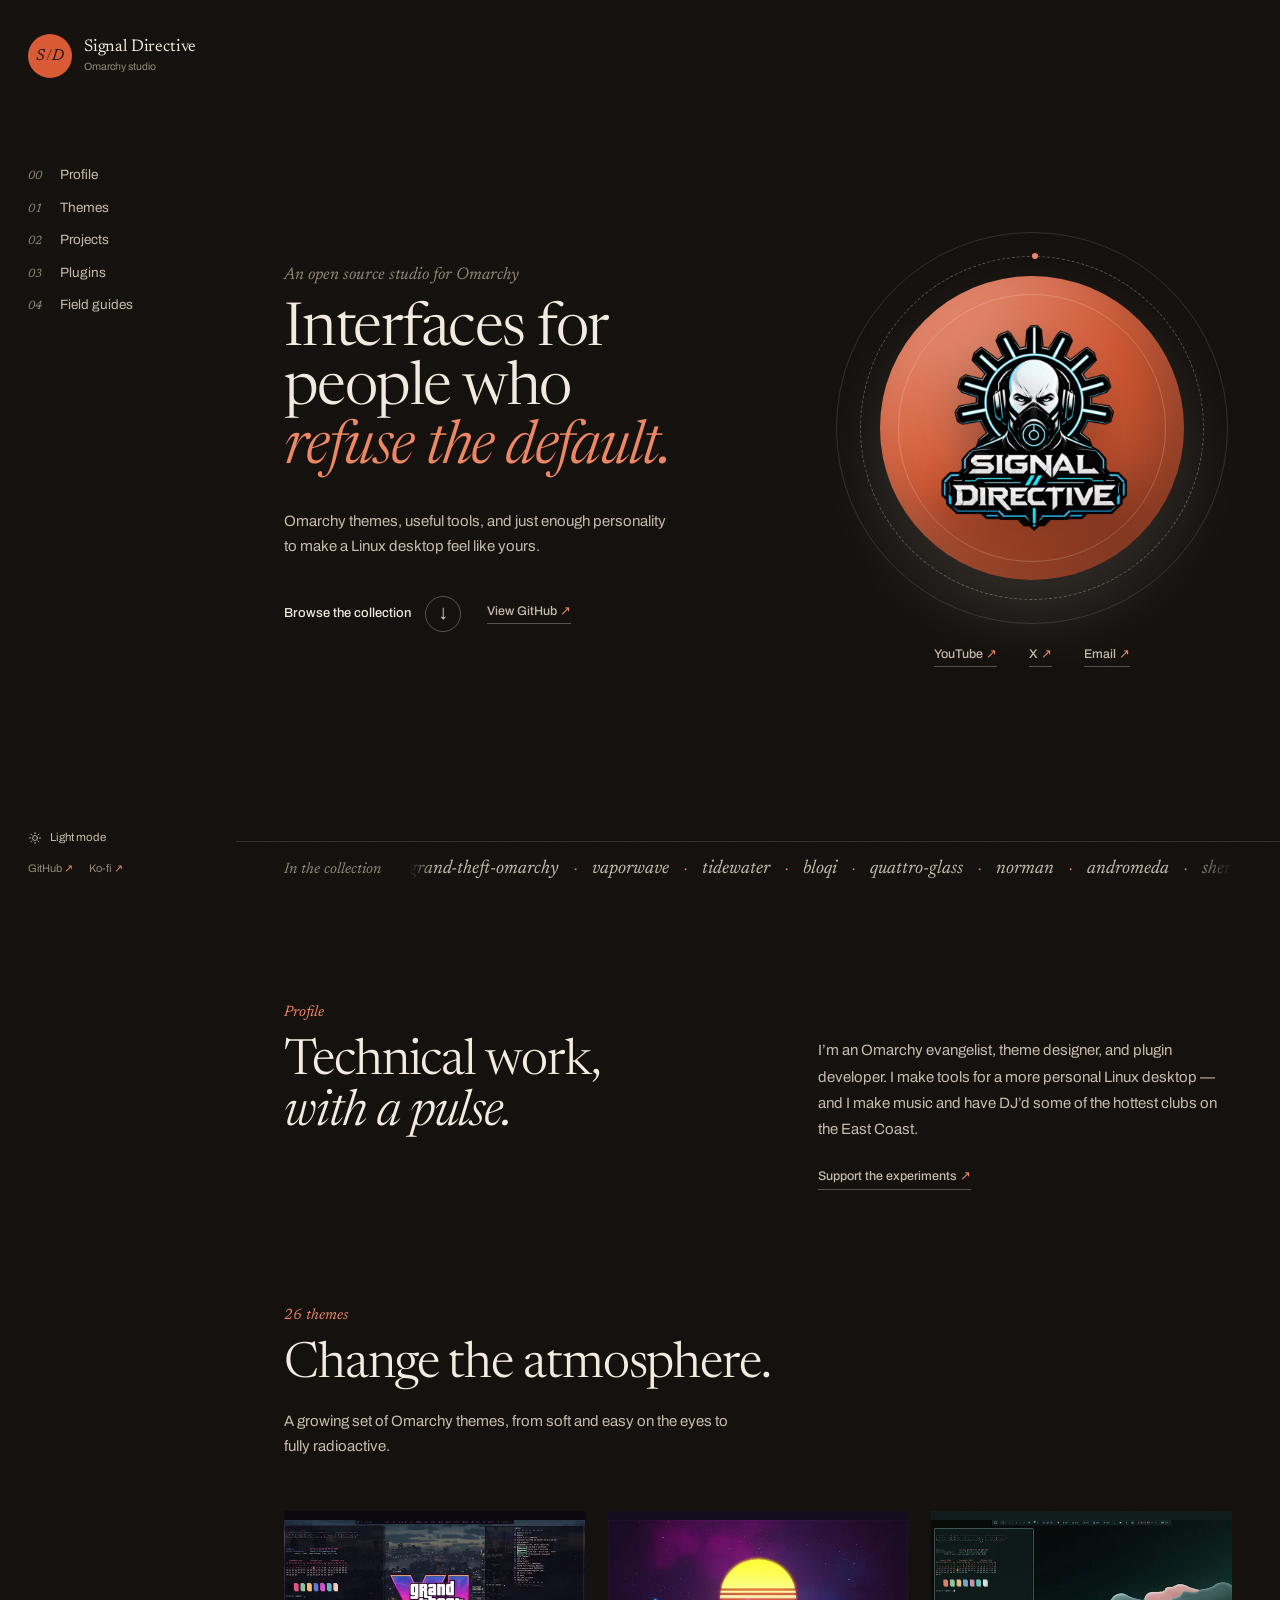
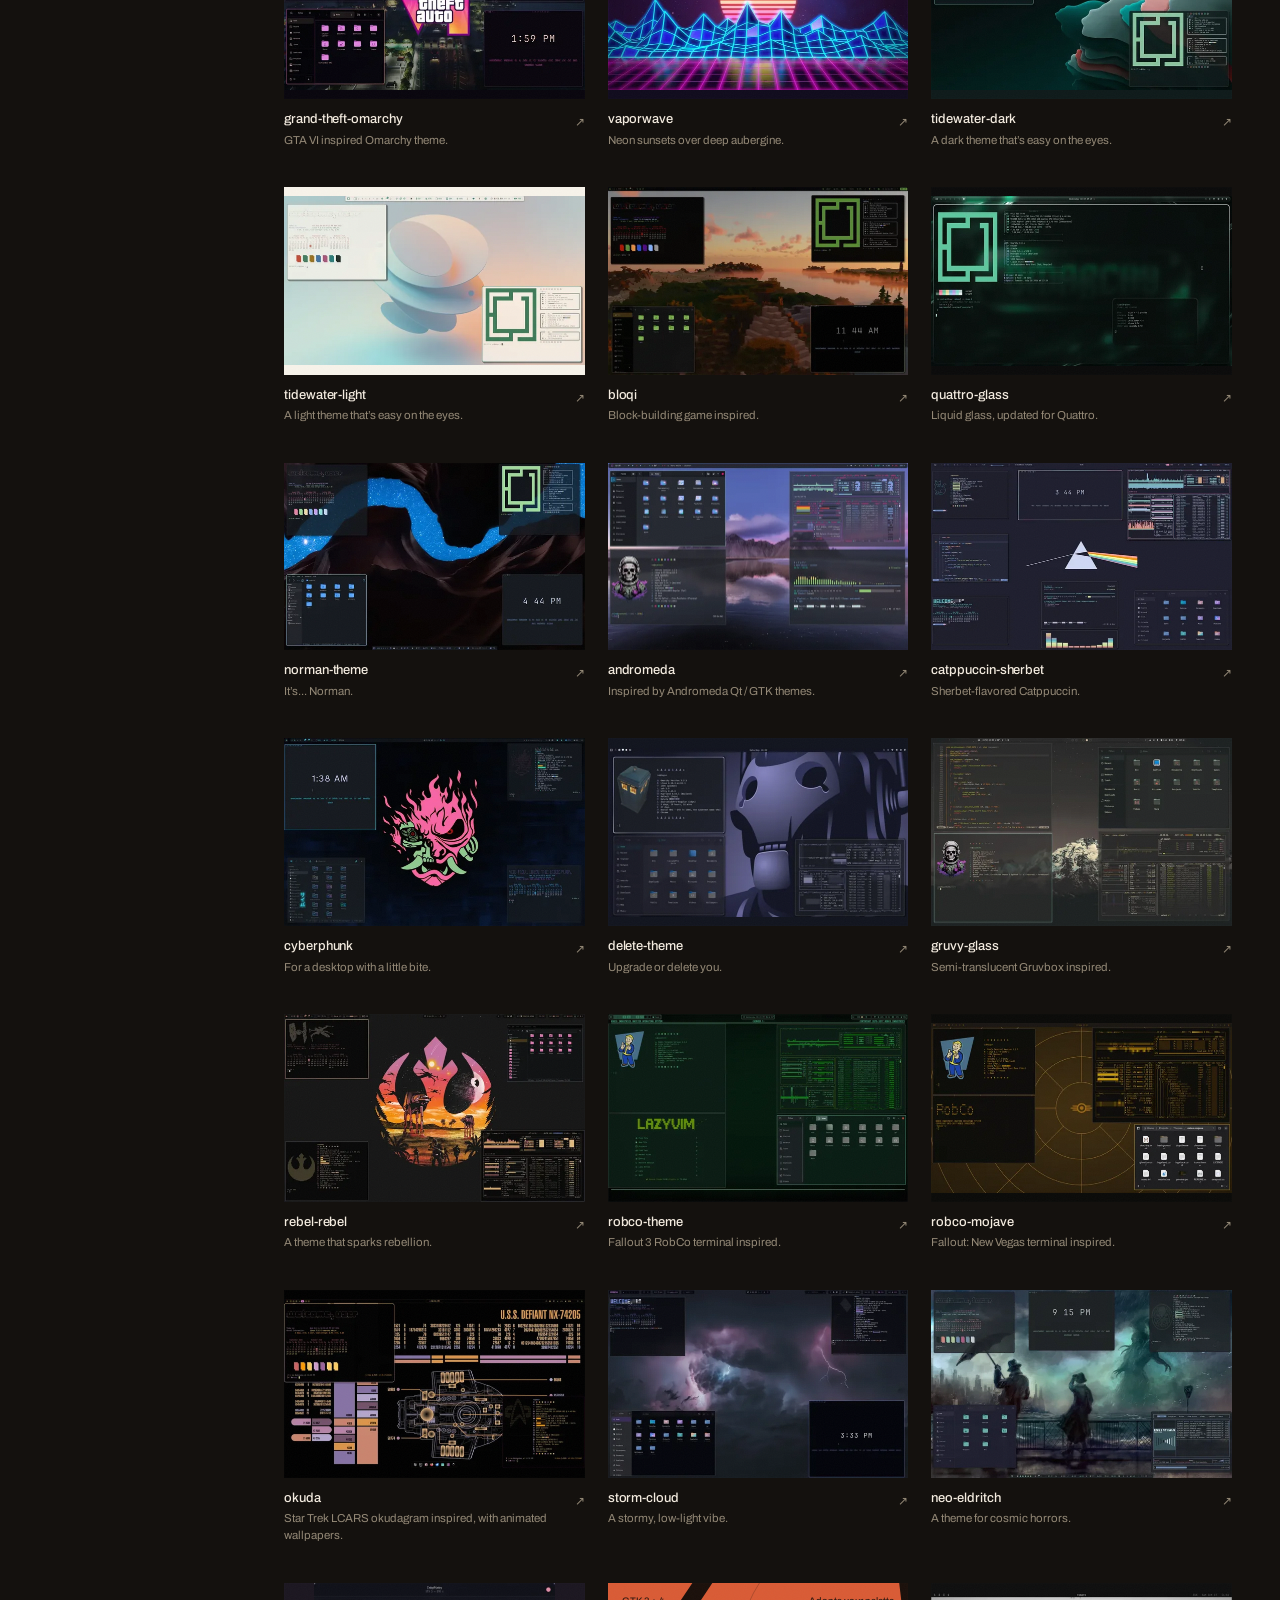
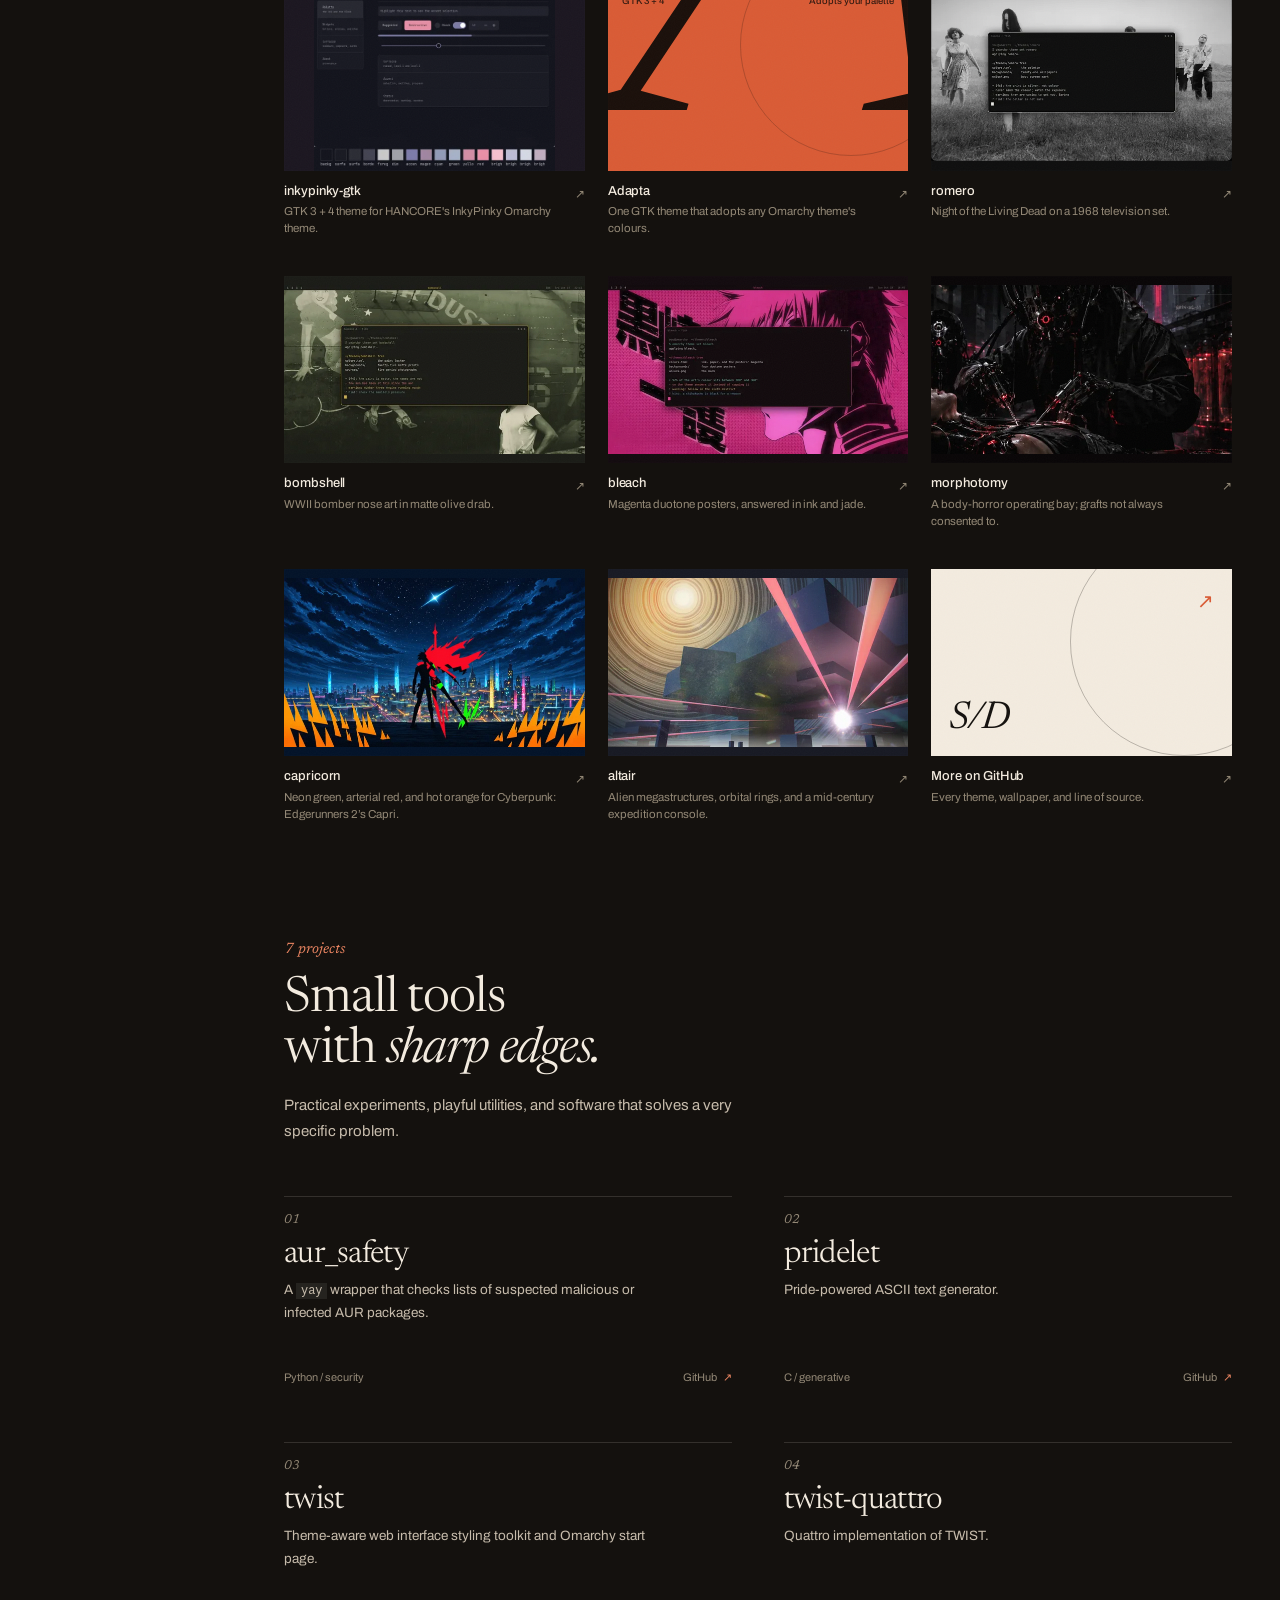
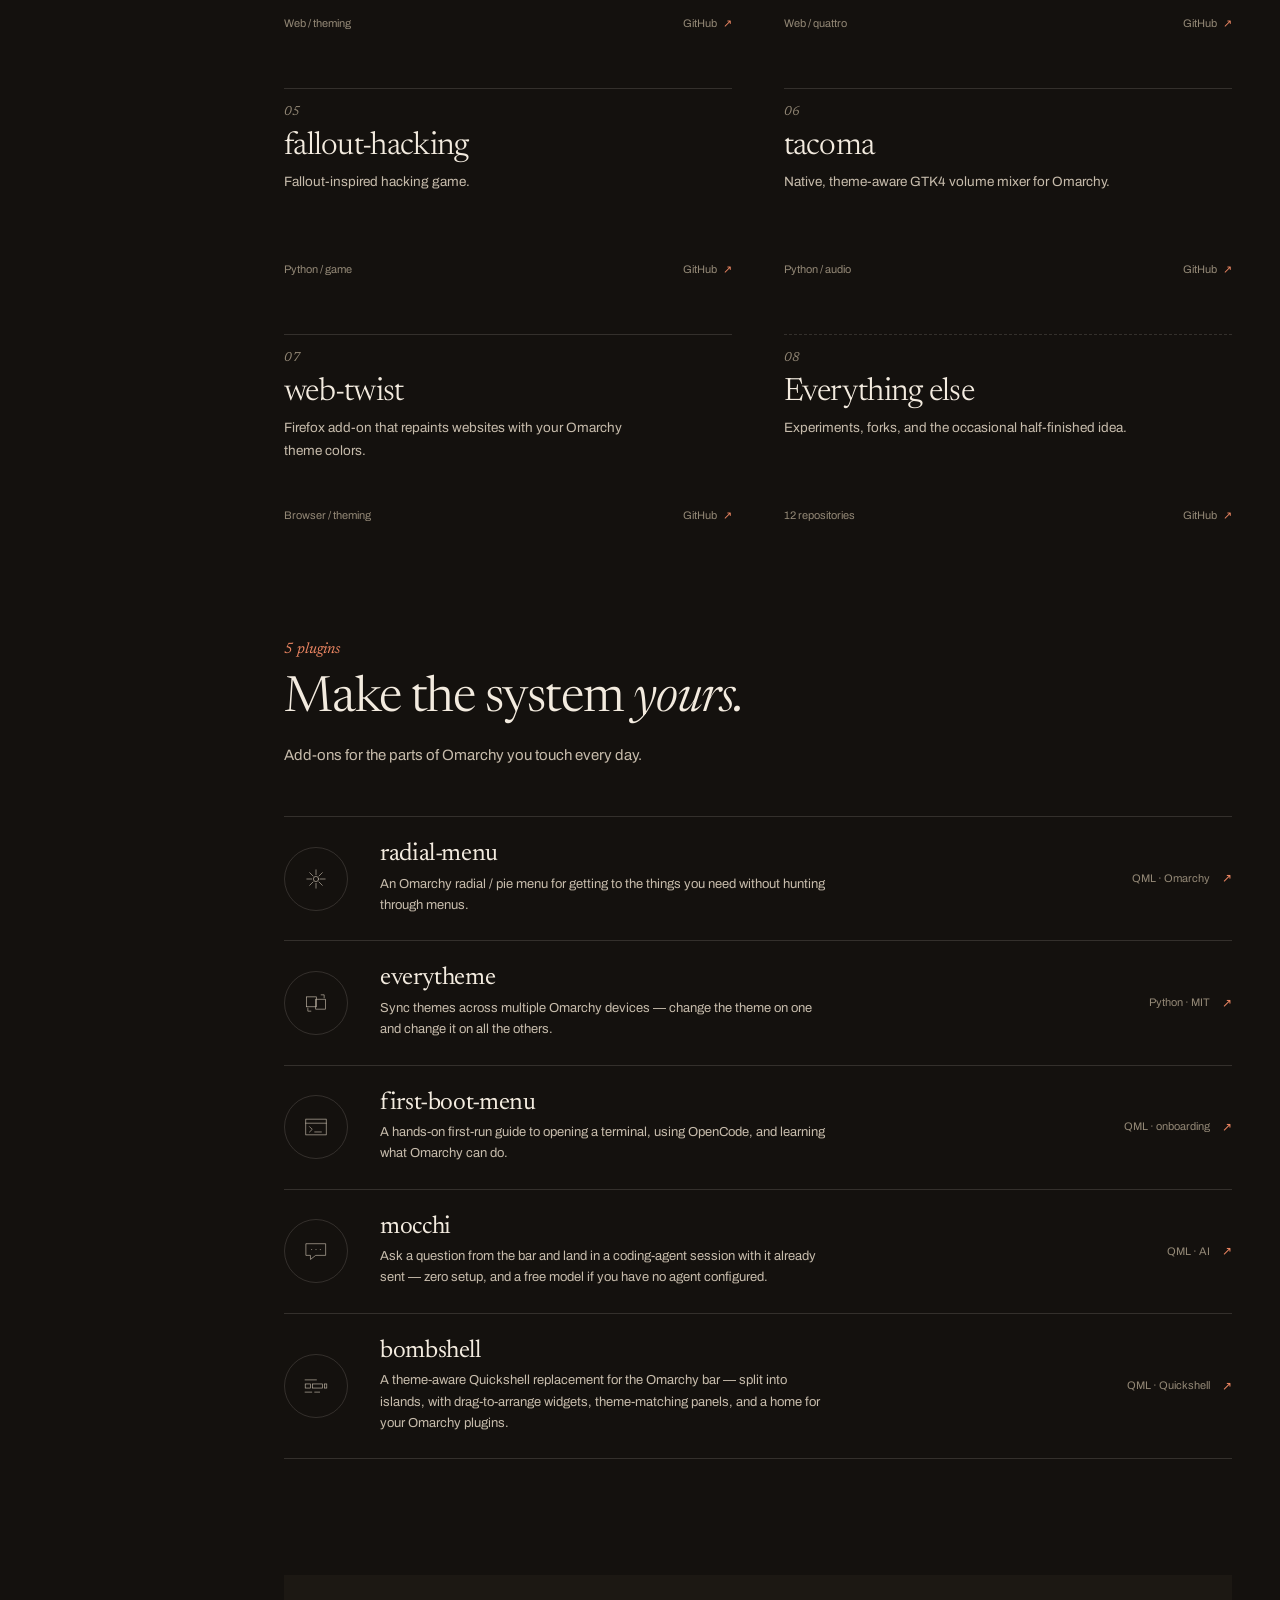
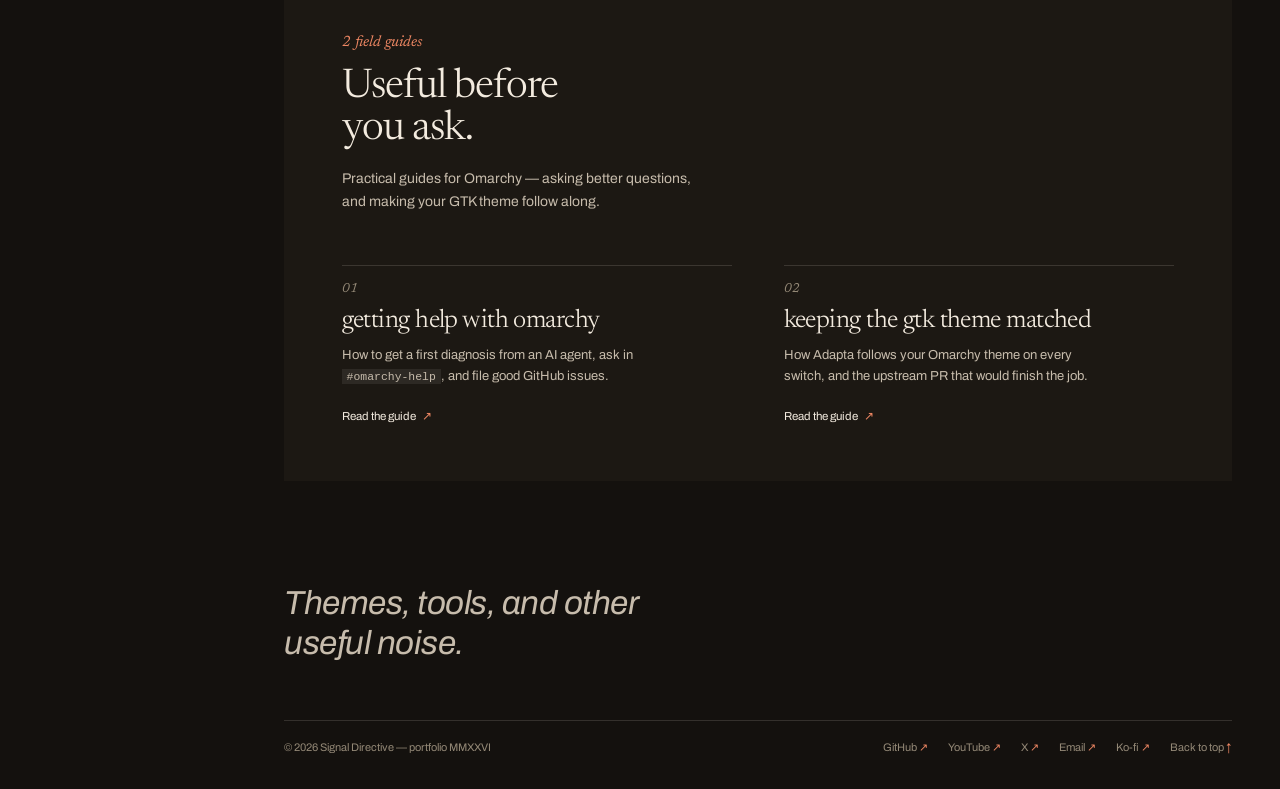
<file: index.html>
<!doctype html>
<html lang="en" data-theme="dark">
<head>
    <meta charset="UTF-8">
    <meta name="viewport" content="width=device-width, initial-scale=1">
    <meta name="description" content="Signal Directive — Omarchy themes, plugins, tools, and documentation by a theme designer and plugin developer.">
    <meta name="theme-color" content="#14110e">
    <meta property="og:type" content="website">
    <meta property="og:title" content="signal / directive — themes, tools & plugins">
    <meta property="og:description" content="Omarchy themes, plugins, and tools by a theme designer and plugin developer. A portfolio of desktop atmospheres.">
    <meta property="og:url" content="https://signaldirective.github.io/">
    <meta property="og:image" content="https://signaldirective.github.io/assets/badge.webp">
    <meta property="og:image:alt" content="Signal Directive badge">
    <meta name="twitter:card" content="summary">
    <title>signal / directive — themes, tools &amp; plugins</title>
    <script>
        (function () {
            var root = document.documentElement;
            root.classList.add("js");
            try {
                var saved = localStorage.getItem("signal-directive-theme");
                root.setAttribute("data-theme", saved === "light" ? "light" : "dark");
            } catch (error) {
                root.setAttribute("data-theme", "dark");
            }
        }());
    </script>
    <link rel="icon" href="assets/favicon.png" type="image/png">
    <link rel="preconnect" href="https://fonts.googleapis.com">
    <link rel="preconnect" href="https://fonts.gstatic.com" crossorigin>
    <link href="https://fonts.googleapis.com/css2?family=Archivo:ital,wdth,wght@0,75..125,300..700;1,75..125,300..700&family=Newsreader:ital,opsz,wght@0,6..72,200..700;1,6..72,200..700&display=swap" rel="stylesheet">
    <link rel="stylesheet" href="styles.css?v=2">
</head>
<body>
    <a class="skip-link" href="#main-content">Skip to content</a>

    <aside class="rail" aria-label="Studio index">
        <a class="rail-brand" href="#top">
            <span class="rail-mark" aria-hidden="true">S<i>/</i>D</span>
            <span class="rail-title">
                <strong>Signal Directive</strong>
                <small>Omarchy studio</small>
            </span>
        </a>

        <nav class="rail-nav" aria-label="Sections">
            <a href="#about"><span>00</span>Profile</a>
            <a href="#themes"><span>01</span>Themes</a>
            <a href="#projects"><span>02</span>Projects</a>
            <a href="#plugins"><span>03</span>Plugins</a>
            <a href="#documentation"><span>04</span>Field guides</a>
        </nav>

        <div class="rail-foot">
            <button class="theme-toggle" type="button" data-mode-toggle aria-pressed="false" aria-label="Switch to light mode">
                <svg viewBox="0 0 24 24" aria-hidden="true">
                    <g class="icon-moon"><path d="M20.5 15.2A8.5 8.5 0 0 1 8.8 3.5 8.5 8.5 0 1 0 20.5 15.2Z"></path></g>
                    <g class="icon-sun"><circle cx="12" cy="12" r="4.2"></circle><path d="M12 2.5v2.2M12 19.3v2.2M2.5 12h2.2M19.3 12h2.2M5.3 5.3l1.6 1.6M17.1 17.1l1.6 1.6M18.7 5.3l-1.6 1.6M6.9 17.1l-1.6 1.6"></path></g>
                </svg>
                <span data-mode-label>Light mode</span>
            </button>
            <div class="rail-links">
                <a href="https://github.com/signaldirective" target="_blank" rel="noopener">GitHub <span aria-hidden="true">↗</span></a>
                <a href="https://ko-fi.com/signaldirective" target="_blank" rel="noopener">Ko-fi <span aria-hidden="true">↗</span></a>
            </div>
        </div>
    </aside>

    <header class="mobile-bar">
        <a class="mobile-brand" href="#top">
            <span class="rail-mark rail-mark-small" aria-hidden="true">S<i>/</i>D</span>
            <span>Signal Directive</span>
        </a>
        <button class="icon-button" type="button" data-mode-toggle aria-pressed="false" aria-label="Switch to light mode">
            <svg viewBox="0 0 24 24" aria-hidden="true">
                <g class="icon-moon"><path d="M20.5 15.2A8.5 8.5 0 0 1 8.8 3.5 8.5 8.5 0 1 0 20.5 15.2Z"></path></g>
                <g class="icon-sun"><circle cx="12" cy="12" r="4.2"></circle><path d="M12 2.5v2.2M12 19.3v2.2M2.5 12h2.2M19.3 12h2.2M5.3 5.3l1.6 1.6M17.1 17.1l1.6 1.6M18.7 5.3l-1.6 1.6M6.9 17.1l-1.6 1.6"></path></g>
            </svg>
        </button>
    </header>

    <main id="main-content" class="page" tabindex="-1">
        <section class="hero" id="top" aria-labelledby="hero-title">
            <div class="container hero-grid">
                <div class="hero-copy">
                    <p class="hero-kicker">An open source studio for Omarchy</p>
                    <h1 id="hero-title">Interfaces for people who <em>refuse the default.</em></h1>
                    <p class="hero-lede">Omarchy themes, useful tools, and just enough personality to make a Linux desktop feel like yours.</p>
                    <div class="hero-links">
                        <a class="round-link" href="#themes">
                            <span>Browse the collection</span>
                            <i aria-hidden="true">↓</i>
                        </a>
                        <a class="quiet-link" href="https://github.com/signaldirective" target="_blank" rel="noopener">View GitHub <span aria-hidden="true">↗</span></a>
                    </div>
                </div>

                <div class="hero-disc">
                    <div class="disc-stage" aria-hidden="true">
                        <span class="orbit orbit-one"></span>
                        <span class="orbit orbit-two"></span>
                        <div class="disc">
                            <div class="badge">
                                <img src="assets/badge.webp" alt="" width="560" height="560">
                            </div>
                        </div>
                    </div>
                    <nav class="disc-links" aria-label="Channels">
                        <a class="quiet-link" href="https://youtube.com/@SIGNALDIRECTIVE" target="_blank" rel="noopener">YouTube <span aria-hidden="true">↗</span></a>
                        <a class="quiet-link" href="https://x.com/signaldirective" target="_blank" rel="noopener">X <span aria-hidden="true">↗</span></a>
                        <a class="quiet-link" href="mailto:curse@cruciat.us">Email <span aria-hidden="true">↗</span></a>
                    </nav>
                </div>
            </div>

            <div class="collection">
                <div class="container collection-inner">
                    <span class="collection-label">In the collection</span>
                    <div class="marquee" aria-hidden="true">
                        <div class="marquee-track">
                            <span>grand-theft-omarchy</span><i>·</i><span>vaporwave</span><i>·</i><span>tidewater</span><i>·</i><span>bloqi</span><i>·</i><span>quattro-glass</span><i>·</i><span>norman</span><i>·</i><span>andromeda</span><i>·</i><span>sherbet</span><i>·</i><span>cyberphunk</span><i>·</i><span>delete</span><i>·</i><span>gruvy-glass</span><i>·</i><span>rebel-rebel</span><i>·</i><span>robco</span><i>·</i><span>mojave</span><i>·</i><span>okuda</span><i>·</i><span>storm-cloud</span><i>·</i><span>eldritch</span><i>·</i><span>inky-pinky</span><i>·</i><span>adapta</span><i>·</i><span>romero</span><i>·</i><span>bombshell</span><i>·</i><span>bleach</span><i>·</i><span>morphotomy</span><i>·</i><span>capricorn</span><i>·</i><span>altair</span><i>·</i>
                            <span>grand-theft-omarchy</span><i>·</i><span>vaporwave</span><i>·</i><span>tidewater</span><i>·</i><span>bloqi</span><i>·</i><span>quattro-glass</span><i>·</i><span>norman</span><i>·</i><span>andromeda</span><i>·</i><span>sherbet</span><i>·</i><span>cyberphunk</span><i>·</i><span>delete</span><i>·</i><span>gruvy-glass</span><i>·</i><span>rebel-rebel</span><i>·</i><span>robco</span><i>·</i><span>mojave</span><i>·</i><span>okuda</span><i>·</i><span>storm-cloud</span><i>·</i><span>eldritch</span><i>·</i><span>inky-pinky</span><i>·</i><span>adapta</span><i>·</i><span>romero</span><i>·</i><span>bombshell</span><i>·</i><span>bleach</span><i>·</i><span>morphotomy</span><i>·</i><span>capricorn</span><i>·</i><span>altair</span><i>·</i>
                        </div>
                    </div>
                </div>
            </div>
        </section>

        <section class="section about" id="about" aria-labelledby="about-title">
            <div class="container">
                <p class="section-meta">Profile</p>
                <div class="about-grid" data-reveal>
                    <h2 id="about-title">Technical work, <em>with a pulse.</em></h2>
                    <div class="about-copy">
                        <p>I’m an Omarchy evangelist, theme designer, and plugin developer. I make tools for a more personal Linux desktop — and I make music and have DJ’d some of the hottest clubs on the East Coast.</p>
                        <a class="quiet-link" href="https://ko-fi.com/signaldirective" target="_blank" rel="noopener">Support the experiments <span aria-hidden="true">↗</span></a>
                    </div>
                </div>
            </div>
        </section>

        <section class="section" id="themes" aria-labelledby="themes-title">
            <div class="container">
                <header class="section-head" data-reveal>
                    <p class="section-meta">26 themes</p>
                    <h2 id="themes-title">Change the atmosphere.</h2>
                    <p class="section-intro">A growing set of Omarchy themes, from soft and easy on the eyes to fully radioactive.</p>
                </header>

                <div class="theme-grid" data-reveal>
                    <a class="theme-card" href="https://github.com/signaldirective/grand-theft-omarchy" target="_blank" rel="noopener">
                        <div class="poster t-gta"><img class="thumb" src="assets/themes/grand-theft-omarchy.webp" srcset="assets/themes/grand-theft-omarchy-600.webp 600w, assets/themes/grand-theft-omarchy.webp 1100w" sizes="(max-width: 699px) 45vw, (max-width: 899px) 44vw, (max-width: 1279px) 30vw, 360px" alt="" loading="lazy" decoding="async" width="1100" height="688"></div>
                        <div class="theme-caption">
                            <div><span class="theme-name">grand-theft-omarchy</span><span class="theme-note">GTA VI inspired Omarchy theme.</span></div>
                            <span class="caption-arrow" aria-hidden="true">↗</span>
                        </div>
                    </a>

                    <a class="theme-card" href="https://github.com/signaldirective/vaporwave" target="_blank" rel="noopener">
                        <div class="poster t-vaporwave"><img class="thumb" src="assets/themes/vaporwave.webp" srcset="assets/themes/vaporwave-600.webp 600w, assets/themes/vaporwave.webp 1100w" sizes="(max-width: 699px) 45vw, (max-width: 899px) 44vw, (max-width: 1279px) 30vw, 360px" alt="" loading="lazy" decoding="async" width="1100" height="688"></div>
                        <div class="theme-caption">
                            <div><span class="theme-name">vaporwave</span><span class="theme-note">Neon sunsets over deep aubergine.</span></div>
                            <span class="caption-arrow" aria-hidden="true">↗</span>
                        </div>
                    </a>

                    <a class="theme-card" href="https://github.com/signaldirective/tidewater-dark" target="_blank" rel="noopener">
                        <div class="poster t-tide-dark"><img class="thumb" src="assets/themes/tidewater-dark.webp" srcset="assets/themes/tidewater-dark-600.webp 600w, assets/themes/tidewater-dark.webp 1100w" sizes="(max-width: 699px) 45vw, (max-width: 899px) 44vw, (max-width: 1279px) 30vw, 360px" alt="" loading="lazy" decoding="async" width="1100" height="688"></div>
                        <div class="theme-caption">
                            <div><span class="theme-name">tidewater-dark</span><span class="theme-note">A dark theme that’s easy on the eyes.</span></div>
                            <span class="caption-arrow" aria-hidden="true">↗</span>
                        </div>
                    </a>

                    <a class="theme-card" href="https://github.com/signaldirective/tidewater-light" target="_blank" rel="noopener">
                        <div class="poster t-tide-light"><img class="thumb" src="assets/themes/tidewater-light.webp" srcset="assets/themes/tidewater-light-600.webp 600w, assets/themes/tidewater-light.webp 1100w" sizes="(max-width: 699px) 45vw, (max-width: 899px) 44vw, (max-width: 1279px) 30vw, 360px" alt="" loading="lazy" decoding="async" width="1100" height="688"></div>
                        <div class="theme-caption">
                            <div><span class="theme-name">tidewater-light</span><span class="theme-note">A light theme that’s easy on the eyes.</span></div>
                            <span class="caption-arrow" aria-hidden="true">↗</span>
                        </div>
                    </a>

                    <a class="theme-card" href="https://github.com/signaldirective/bloqi" target="_blank" rel="noopener">
                        <div class="poster t-bloqi"><img class="thumb" src="assets/themes/bloqi.webp" srcset="assets/themes/bloqi-600.webp 600w, assets/themes/bloqi.webp 1100w" sizes="(max-width: 699px) 45vw, (max-width: 899px) 44vw, (max-width: 1279px) 30vw, 360px" alt="" loading="lazy" decoding="async" width="1100" height="688"></div>
                        <div class="theme-caption">
                            <div><span class="theme-name">bloqi</span><span class="theme-note">Block-building game inspired.</span></div>
                            <span class="caption-arrow" aria-hidden="true">↗</span>
                        </div>
                    </a>

                    <a class="theme-card" href="https://github.com/signaldirective/quattro-glass" target="_blank" rel="noopener">
                        <div class="poster t-quattro"><img class="thumb" src="assets/themes/quattro-glass.webp" srcset="assets/themes/quattro-glass-600.webp 600w, assets/themes/quattro-glass.webp 1100w" sizes="(max-width: 699px) 45vw, (max-width: 899px) 44vw, (max-width: 1279px) 30vw, 360px" alt="" loading="lazy" decoding="async" width="1100" height="688"></div>
                        <div class="theme-caption">
                            <div><span class="theme-name">quattro-glass</span><span class="theme-note">Liquid glass, updated for Quattro.</span></div>
                            <span class="caption-arrow" aria-hidden="true">↗</span>
                        </div>
                    </a>

                    <a class="theme-card" href="https://github.com/signaldirective/norman-theme" target="_blank" rel="noopener">
                        <div class="poster t-norman"><img class="thumb" src="assets/themes/norman-theme.webp" srcset="assets/themes/norman-theme-600.webp 600w, assets/themes/norman-theme.webp 1100w" sizes="(max-width: 699px) 45vw, (max-width: 899px) 44vw, (max-width: 1279px) 30vw, 360px" alt="" loading="lazy" decoding="async" width="1100" height="688"></div>
                        <div class="theme-caption">
                            <div><span class="theme-name">norman-theme</span><span class="theme-note">It’s... Norman.</span></div>
                            <span class="caption-arrow" aria-hidden="true">↗</span>
                        </div>
                    </a>

                    <a class="theme-card" href="https://github.com/signaldirective/andromeda" target="_blank" rel="noopener">
                        <div class="poster t-andromeda"><img class="thumb" src="assets/themes/andromeda.webp" srcset="assets/themes/andromeda-600.webp 600w, assets/themes/andromeda.webp 1100w" sizes="(max-width: 699px) 45vw, (max-width: 899px) 44vw, (max-width: 1279px) 30vw, 360px" alt="" loading="lazy" decoding="async" width="1100" height="688"></div>
                        <div class="theme-caption">
                            <div><span class="theme-name">andromeda</span><span class="theme-note">Inspired by Andromeda Qt / GTK themes.</span></div>
                            <span class="caption-arrow" aria-hidden="true">↗</span>
                        </div>
                    </a>

                    <a class="theme-card" href="https://github.com/signaldirective/catppuccin-sherbet" target="_blank" rel="noopener">
                        <div class="poster t-sherbet"><img class="thumb" src="assets/themes/catppuccin-sherbet.webp" srcset="assets/themes/catppuccin-sherbet-600.webp 600w, assets/themes/catppuccin-sherbet.webp 1100w" sizes="(max-width: 699px) 45vw, (max-width: 899px) 44vw, (max-width: 1279px) 30vw, 360px" alt="" loading="lazy" decoding="async" width="1100" height="688"></div>
                        <div class="theme-caption">
                            <div><span class="theme-name">catppuccin-sherbet</span><span class="theme-note">Sherbet-flavored Catppuccin.</span></div>
                            <span class="caption-arrow" aria-hidden="true">↗</span>
                        </div>
                    </a>

                    <a class="theme-card" href="https://github.com/signaldirective/cyberphunk" target="_blank" rel="noopener">
                        <div class="poster t-cyber"><img class="thumb" src="assets/themes/cyberphunk.webp" srcset="assets/themes/cyberphunk-600.webp 600w, assets/themes/cyberphunk.webp 1100w" sizes="(max-width: 699px) 45vw, (max-width: 899px) 44vw, (max-width: 1279px) 30vw, 360px" alt="" loading="lazy" decoding="async" width="1100" height="688"></div>
                        <div class="theme-caption">
                            <div><span class="theme-name">cyberphunk</span><span class="theme-note">For a desktop with a little bite.</span></div>
                            <span class="caption-arrow" aria-hidden="true">↗</span>
                        </div>
                    </a>

                    <a class="theme-card" href="https://github.com/signaldirective/delete-theme" target="_blank" rel="noopener">
                        <div class="poster t-delete"><img class="thumb" src="assets/themes/delete-theme.webp" srcset="assets/themes/delete-theme-600.webp 600w, assets/themes/delete-theme.webp 1100w" sizes="(max-width: 699px) 45vw, (max-width: 899px) 44vw, (max-width: 1279px) 30vw, 360px" alt="" loading="lazy" decoding="async" width="1100" height="688"></div>
                        <div class="theme-caption">
                            <div><span class="theme-name">delete-theme</span><span class="theme-note">Upgrade or delete you.</span></div>
                            <span class="caption-arrow" aria-hidden="true">↗</span>
                        </div>
                    </a>

                    <a class="theme-card" href="https://github.com/signaldirective/gruvy-glass" target="_blank" rel="noopener">
                        <div class="poster t-gruvy"><img class="thumb" src="assets/themes/gruvy-glass.webp" srcset="assets/themes/gruvy-glass-600.webp 600w, assets/themes/gruvy-glass.webp 1100w" sizes="(max-width: 699px) 45vw, (max-width: 899px) 44vw, (max-width: 1279px) 30vw, 360px" alt="" loading="lazy" decoding="async" width="1100" height="688"></div>
                        <div class="theme-caption">
                            <div><span class="theme-name">gruvy-glass</span><span class="theme-note">Semi-translucent Gruvbox inspired.</span></div>
                            <span class="caption-arrow" aria-hidden="true">↗</span>
                        </div>
                    </a>

                    <a class="theme-card" href="https://github.com/signaldirective/rebel-rebel" target="_blank" rel="noopener">
                        <div class="poster t-rebel"><img class="thumb" src="assets/themes/rebel-rebel.webp" srcset="assets/themes/rebel-rebel-600.webp 600w, assets/themes/rebel-rebel.webp 1100w" sizes="(max-width: 699px) 45vw, (max-width: 899px) 44vw, (max-width: 1279px) 30vw, 360px" alt="" loading="lazy" decoding="async" width="1100" height="688"></div>
                        <div class="theme-caption">
                            <div><span class="theme-name">rebel-rebel</span><span class="theme-note">A theme that sparks rebellion.</span></div>
                            <span class="caption-arrow" aria-hidden="true">↗</span>
                        </div>
                    </a>

                    <a class="theme-card" href="https://github.com/signaldirective/robco-theme" target="_blank" rel="noopener">
                        <div class="poster t-robco"><img class="thumb" src="assets/themes/robco-theme.webp" srcset="assets/themes/robco-theme-600.webp 600w, assets/themes/robco-theme.webp 1100w" sizes="(max-width: 699px) 45vw, (max-width: 899px) 44vw, (max-width: 1279px) 30vw, 360px" alt="" loading="lazy" decoding="async" width="1100" height="688"></div>
                        <div class="theme-caption">
                            <div><span class="theme-name">robco-theme</span><span class="theme-note">Fallout 3 RobCo terminal inspired.</span></div>
                            <span class="caption-arrow" aria-hidden="true">↗</span>
                        </div>
                    </a>

                    <a class="theme-card" href="https://github.com/signaldirective/robco-mojave" target="_blank" rel="noopener">
                        <div class="poster t-mojave"><img class="thumb" src="assets/themes/robco-mojave.webp" srcset="assets/themes/robco-mojave-600.webp 600w, assets/themes/robco-mojave.webp 1100w" sizes="(max-width: 699px) 45vw, (max-width: 899px) 44vw, (max-width: 1279px) 30vw, 360px" alt="" loading="lazy" decoding="async" width="1100" height="688"></div>
                        <div class="theme-caption">
                            <div><span class="theme-name">robco-mojave</span><span class="theme-note">Fallout: New Vegas terminal inspired.</span></div>
                            <span class="caption-arrow" aria-hidden="true">↗</span>
                        </div>
                    </a>

                    <a class="theme-card" href="https://github.com/signaldirective/okuda" target="_blank" rel="noopener">
                        <div class="poster t-okuda"><img class="thumb" src="assets/themes/okuda.webp" srcset="assets/themes/okuda-600.webp 600w, assets/themes/okuda.webp 1100w" sizes="(max-width: 699px) 45vw, (max-width: 899px) 44vw, (max-width: 1279px) 30vw, 360px" alt="" loading="lazy" decoding="async" width="1100" height="688"></div>
                        <div class="theme-caption">
                            <div><span class="theme-name">okuda</span><span class="theme-note">Star Trek LCARS okudagram inspired, with animated wallpapers.</span></div>
                            <span class="caption-arrow" aria-hidden="true">↗</span>
                        </div>
                    </a>

                    <a class="theme-card" href="https://github.com/signaldirective/storm-cloud" target="_blank" rel="noopener">
                        <div class="poster t-storm"><img class="thumb" src="assets/themes/storm-cloud.webp" srcset="assets/themes/storm-cloud-600.webp 600w, assets/themes/storm-cloud.webp 1100w" sizes="(max-width: 699px) 45vw, (max-width: 899px) 44vw, (max-width: 1279px) 30vw, 360px" alt="" loading="lazy" decoding="async" width="1100" height="688"></div>
                        <div class="theme-caption">
                            <div><span class="theme-name">storm-cloud</span><span class="theme-note">A stormy, low-light vibe.</span></div>
                            <span class="caption-arrow" aria-hidden="true">↗</span>
                        </div>
                    </a>

                    <a class="theme-card" href="https://github.com/signaldirective/neo-eldritch" target="_blank" rel="noopener">
                        <div class="poster t-eldritch"><img class="thumb" src="assets/themes/neo-eldritch.webp" srcset="assets/themes/neo-eldritch-600.webp 600w, assets/themes/neo-eldritch.webp 1100w" sizes="(max-width: 699px) 45vw, (max-width: 899px) 44vw, (max-width: 1279px) 30vw, 360px" alt="" loading="lazy" decoding="async" width="1100" height="688"></div>
                        <div class="theme-caption">
                            <div><span class="theme-name">neo-eldritch</span><span class="theme-note">A theme for cosmic horrors.</span></div>
                            <span class="caption-arrow" aria-hidden="true">↗</span>
                        </div>
                    </a>

                    <a class="theme-card" href="https://github.com/signaldirective/inkypinky-gtk" target="_blank" rel="noopener">
                        <div class="poster t-inkypinky"><img class="thumb" src="assets/themes/inkypinky-gtk.webp" srcset="assets/themes/inkypinky-gtk-600.webp 600w, assets/themes/inkypinky-gtk.webp 1100w" sizes="(max-width: 699px) 45vw, (max-width: 899px) 44vw, (max-width: 1279px) 30vw, 360px" alt="" loading="lazy" decoding="async" width="1100" height="688"></div>
                        <div class="theme-caption">
                            <div><span class="theme-name">inkypinky-gtk</span><span class="theme-note">GTK 3 + 4 theme for HANCORE's InkyPinky Omarchy theme.</span></div>
                            <span class="caption-arrow" aria-hidden="true">↗</span>
                        </div>
                    </a>

                    <a class="theme-card" href="https://github.com/signaldirective/Adapta" target="_blank" rel="noopener">
                        <div class="poster poster-specimen t-adapta"><span class="specimen-aa" aria-hidden="true">Aa</span><span class="specimen-meta"><span>GTK 3 + 4</span><span>Adopts your palette</span></span></div>
                        <div class="theme-caption">
                            <div><span class="theme-name">Adapta</span><span class="theme-note">One GTK theme that adopts any Omarchy theme's colours.</span></div>
                            <span class="caption-arrow" aria-hidden="true">↗</span>
                        </div>
                    </a>

                    <a class="theme-card" href="https://github.com/signaldirective/romero" target="_blank" rel="noopener">
                        <div class="poster t-romero"><img class="thumb" src="assets/themes/romero.webp" srcset="assets/themes/romero-600.webp 600w, assets/themes/romero.webp 1100w" sizes="(max-width: 699px) 45vw, (max-width: 899px) 44vw, (max-width: 1279px) 30vw, 360px" alt="" loading="lazy" decoding="async" width="1100" height="688"></div>
                        <div class="theme-caption">
                            <div><span class="theme-name">romero</span><span class="theme-note">Night of the Living Dead on a 1968 television set.</span></div>
                            <span class="caption-arrow" aria-hidden="true">↗</span>
                        </div>
                    </a>

                    <a class="theme-card" href="https://github.com/signaldirective/bombshell-theme" target="_blank" rel="noopener">
                        <div class="poster t-bombshell"><img class="thumb" src="assets/themes/bombshell-theme.webp" srcset="assets/themes/bombshell-theme-600.webp 600w, assets/themes/bombshell-theme.webp 1100w" sizes="(max-width: 699px) 45vw, (max-width: 899px) 44vw, (max-width: 1279px) 30vw, 360px" alt="" loading="lazy" decoding="async" width="1100" height="688"></div>
                        <div class="theme-caption">
                            <div><span class="theme-name">bombshell</span><span class="theme-note">WWII bomber nose art in matte olive drab.</span></div>
                            <span class="caption-arrow" aria-hidden="true">↗</span>
                        </div>
                    </a>

                    <a class="theme-card" href="https://github.com/signaldirective/bleach" target="_blank" rel="noopener">
                        <div class="poster t-bleach"><img class="thumb" src="assets/themes/bleach.webp" srcset="assets/themes/bleach-600.webp 600w, assets/themes/bleach.webp 1100w" sizes="(max-width: 699px) 45vw, (max-width: 899px) 44vw, (max-width: 1279px) 30vw, 360px" alt="" loading="lazy" decoding="async" width="1100" height="688"></div>
                        <div class="theme-caption">
                            <div><span class="theme-name">bleach</span><span class="theme-note">Magenta duotone posters, answered in ink and jade.</span></div>
                            <span class="caption-arrow" aria-hidden="true">↗</span>
                        </div>
                    </a>

                    <a class="theme-card" href="https://github.com/signaldirective/morphotomy" target="_blank" rel="noopener">
                        <div class="poster t-morphotomy"><img class="thumb" src="assets/themes/morphotomy.webp" srcset="assets/themes/morphotomy-600.webp 600w, assets/themes/morphotomy.webp 1100w" sizes="(max-width: 699px) 45vw, (max-width: 899px) 44vw, (max-width: 1279px) 30vw, 360px" alt="" loading="lazy" decoding="async" width="1100" height="619"></div>
                        <div class="theme-caption">
                            <div><span class="theme-name">morphotomy</span><span class="theme-note">A body-horror operating bay; grafts not always consented to.</span></div>
                            <span class="caption-arrow" aria-hidden="true">↗</span>
                        </div>
                    </a>

                    <a class="theme-card" href="https://github.com/signaldirective/capricorn" target="_blank" rel="noopener">
                        <div class="poster t-capricorn"><img class="thumb" src="assets/themes/capricorn.webp" srcset="assets/themes/capricorn-600.webp 600w, assets/themes/capricorn.webp 1100w" sizes="(max-width: 699px) 45vw, (max-width: 899px) 44vw, (max-width: 1279px) 30vw, 360px" alt="" loading="lazy" decoding="async" width="1100" height="619"></div>
                        <div class="theme-caption">
                            <div><span class="theme-name">capricorn</span><span class="theme-note">Neon green, arterial red, and hot orange for Cyberpunk: Edgerunners 2’s Capri.</span></div>
                            <span class="caption-arrow" aria-hidden="true">↗</span>
                        </div>
                    </a>

                    <a class="theme-card" href="https://github.com/signaldirective/altair" target="_blank" rel="noopener">
                        <div class="poster t-altair"><img class="thumb" src="assets/themes/altair.webp" srcset="assets/themes/altair-600.webp 600w, assets/themes/altair.webp 1100w" sizes="(max-width: 699px) 45vw, (max-width: 899px) 44vw, (max-width: 1279px) 30vw, 360px" alt="" loading="lazy" decoding="async" width="1100" height="619"></div>
                        <div class="theme-caption">
                            <div><span class="theme-name">altair</span><span class="theme-note">Alien megastructures, orbital rings, and a mid-century expedition console.</span></div>
                            <span class="caption-arrow" aria-hidden="true">↗</span>
                        </div>
                    </a>

                    <a class="theme-card theme-card-more" href="https://github.com/signaldirective" target="_blank" rel="noopener">
                        <div class="poster poster-more">
                            <span class="more-mark" aria-hidden="true">S/D</span>
                            <span class="more-arrow" aria-hidden="true">↗</span>
                        </div>
                        <div class="theme-caption">
                            <div><span class="theme-name">More on GitHub</span><span class="theme-note">Every theme, wallpaper, and line of source.</span></div>
                            <span class="caption-arrow" aria-hidden="true">↗</span>
                        </div>
                    </a>
                </div>
            </div>
        </section>

        <section class="section" id="projects" aria-labelledby="projects-title">
            <div class="container">
                <header class="section-head" data-reveal>
                    <p class="section-meta">7 projects</p>
                    <h2 id="projects-title">Small tools with <em>sharp edges.</em></h2>
                    <p class="section-intro">Practical experiments, playful utilities, and software that solves a very specific problem.</p>
                </header>

                <div class="work-grid" data-reveal>
                    <a class="work" href="https://github.com/signaldirective/aur_safety" target="_blank" rel="noopener">
                        <span class="work-index">01</span>
                        <h3>aur_safety</h3>
                        <p>A <code>yay</code> wrapper that checks lists of suspected malicious or infected AUR packages.</p>
                        <span class="work-foot"><span>Python / security</span><span>GitHub <i aria-hidden="true">↗</i></span></span>
                    </a>
                    <a class="work" href="https://github.com/signaldirective/pridelet" target="_blank" rel="noopener">
                        <span class="work-index">02</span>
                        <h3>pridelet</h3>
                        <p>Pride-powered ASCII text generator.</p>
                        <span class="work-foot"><span>C / generative</span><span>GitHub <i aria-hidden="true">↗</i></span></span>
                    </a>
                    <a class="work" href="https://github.com/signaldirective/twist" target="_blank" rel="noopener">
                        <span class="work-index">03</span>
                        <h3>twist</h3>
                        <p>Theme-aware web interface styling toolkit and Omarchy start page.</p>
                        <span class="work-foot"><span>Web / theming</span><span>GitHub <i aria-hidden="true">↗</i></span></span>
                    </a>
                    <a class="work" href="https://github.com/signaldirective/twist-quattro" target="_blank" rel="noopener">
                        <span class="work-index">04</span>
                        <h3>twist-quattro</h3>
                        <p>Quattro implementation of TWIST.</p>
                        <span class="work-foot"><span>Web / quattro</span><span>GitHub <i aria-hidden="true">↗</i></span></span>
                    </a>
                    <a class="work" href="https://github.com/signaldirective/fallout-hacking" target="_blank" rel="noopener">
                        <span class="work-index">05</span>
                        <h3>fallout-hacking</h3>
                        <p>Fallout-inspired hacking game.</p>
                        <span class="work-foot"><span>Python / game</span><span>GitHub <i aria-hidden="true">↗</i></span></span>
                    </a>
                    <a class="work" href="https://github.com/signaldirective/tacoma" target="_blank" rel="noopener">
                        <span class="work-index">06</span>
                        <h3>tacoma</h3>
                        <p>Native, theme-aware GTK4 volume mixer for Omarchy.</p>
                        <span class="work-foot"><span>Python / audio</span><span>GitHub <i aria-hidden="true">↗</i></span></span>
                    </a>
                    <a class="work" href="https://github.com/signaldirective/web-twist" target="_blank" rel="noopener">
                        <span class="work-index">07</span>
                        <h3>web-twist</h3>
                        <p>Firefox add-on that repaints websites with your Omarchy theme colors.</p>
                        <span class="work-foot"><span>Browser / theming</span><span>GitHub <i aria-hidden="true">↗</i></span></span>
                    </a>
                    <a class="work work-more" href="https://github.com/signaldirective" target="_blank" rel="noopener">
                        <span class="work-index">08</span>
                        <h3>Everything else</h3>
                        <p>Experiments, forks, and the occasional half-finished idea.</p>
                        <span class="work-foot"><span>12 repositories</span><span>GitHub <i aria-hidden="true">↗</i></span></span>
                    </a>
                </div>
            </div>
        </section>

        <section class="section" id="plugins" aria-labelledby="plugins-title">
            <div class="container">
                <header class="section-head" data-reveal>
                    <p class="section-meta">5 plugins</p>
                    <h2 id="plugins-title">Make the system <em>yours.</em></h2>
                    <p class="section-intro">Add-ons for the parts of Omarchy you touch every day.</p>
                </header>

                <div class="plugin-list" data-reveal>
                    <a class="plugin" href="https://github.com/signaldirective/radial-menu" target="_blank" rel="noopener">
                        <span class="plugin-icon" aria-hidden="true">
                            <svg viewBox="0 0 48 48"><circle cx="24" cy="24" r="4.5"></circle><path d="M24 8.5v8M24 31.5v8M8.5 24h8M31.5 24h8M13.3 13.3l5.6 5.6M29.1 29.1l5.6 5.6M34.7 13.3l-5.6 5.6M18.9 29.1l-5.6 5.6"></path></svg>
                        </span>
                        <span class="plugin-body">
                            <span class="plugin-name">radial-menu</span>
                            <span class="plugin-desc">An Omarchy radial / pie menu for getting to the things you need without hunting through menus.</span>
                        </span>
                        <span class="plugin-meta"><span>QML · Omarchy</span><i aria-hidden="true">↗</i></span>
                    </a>

                    <a class="plugin" href="https://github.com/signaldirective/everytheme" target="_blank" rel="noopener">
                        <span class="plugin-icon" aria-hidden="true">
                            <svg viewBox="0 0 48 48"><rect x="7.5" y="13.5" width="17" height="17"></rect><rect x="23.5" y="17.5" width="17" height="17"></rect><path d="M15 38h-5v-5M33 10h5v5"></path></svg>
                        </span>
                        <span class="plugin-body">
                            <span class="plugin-name">everytheme</span>
                            <span class="plugin-desc">Sync themes across multiple Omarchy devices — change the theme on one and change it on all the others.</span>
                        </span>
                        <span class="plugin-meta"><span>Python · MIT</span><i aria-hidden="true">↗</i></span>
                    </a>

                    <a class="plugin" href="https://github.com/signaldirective/first-boot-menu" target="_blank" rel="noopener">
                        <span class="plugin-icon" aria-hidden="true">
                            <svg viewBox="0 0 48 48"><rect x="6.5" y="10.5" width="35" height="27"></rect><path d="M6.5 17.5h35M13 23.5l4.5 4.5-4.5 4.5M22 32.5h11"></path></svg>
                        </span>
                        <span class="plugin-body">
                            <span class="plugin-name">first-boot-menu</span>
                            <span class="plugin-desc">A hands-on first-run guide to opening a terminal, using OpenCode, and learning what Omarchy can do.</span>
                        </span>
                        <span class="plugin-meta"><span>QML · onboarding</span><i aria-hidden="true">↗</i></span>
                    </a>

                    <a class="plugin" href="https://github.com/signaldirective/mocchi" target="_blank" rel="noopener">
                        <span class="plugin-icon" aria-hidden="true">
                            <svg viewBox="0 0 48 48"><path d="M7.5 11.5h33v20h-17l-9 7v-7h-7z"></path><path d="M16.5 21.5h.01M24 21.5h.01M31.5 21.5h.01"></path></svg>
                        </span>
                        <span class="plugin-body">
                            <span class="plugin-name">mocchi</span>
                            <span class="plugin-desc">Ask a question from the bar and land in a coding-agent session with it already sent — zero setup, and a free model if you have no agent configured.</span>
                        </span>
                        <span class="plugin-meta"><span>QML · AI</span><i aria-hidden="true">↗</i></span>
                    </a>

                    <a class="plugin" href="https://github.com/signaldirective/bombshell" target="_blank" rel="noopener">
                        <span class="plugin-icon" aria-hidden="true">
                            <svg viewBox="0 0 48 48"><rect x="5.5" y="20.5" width="9" height="7"></rect><rect x="18" y="20.5" width="17" height="7"></rect><rect x="38.5" y="20.5" width="4" height="7"></rect><path d="M5.5 13.5h19M5.5 34.5h11M22 34.5h8"></path></svg>
                        </span>
                        <span class="plugin-body">
                            <span class="plugin-name">bombshell</span>
                            <span class="plugin-desc">A theme-aware Quickshell replacement for the Omarchy bar — split into islands, with drag-to-arrange widgets, theme-matching panels, and a home for your Omarchy plugins.</span>
                        </span>
                        <span class="plugin-meta"><span>QML · Quickshell</span><i aria-hidden="true">↗</i></span>
                    </a>
                </div>
            </div>
        </section>

        <section class="section guides" id="documentation" aria-labelledby="documentation-title">
            <div class="container">
                <div class="guide-panel" data-reveal>
                    <p class="section-meta">2 field guides</p>
                    <div class="guide-head">
                        <h2 id="documentation-title">Useful before you ask.</h2>
                        <p>Practical guides for Omarchy — asking better questions, and making your GTK theme follow along.</p>
                    </div>
                    <div class="guide-grid">
                        <a class="guide" href="https://signaldirective.github.io/omarchy-getting-help.html">
                            <span class="guide-num">01</span>
                            <h3>getting help with omarchy</h3>
                            <p>How to get a first diagnosis from an AI agent, ask in <code>#omarchy-help</code>, and file good GitHub issues.</p>
                            <span class="guide-link">Read the guide <i aria-hidden="true">↗</i></span>
                        </a>
                        <a class="guide" href="https://signaldirective.github.io/adapta-theme-set-hook.html">
                            <span class="guide-num">02</span>
                            <h3>keeping the gtk theme matched</h3>
                            <p>How Adapta follows your Omarchy theme on every switch, and the upstream PR that would finish the job.</p>
                            <span class="guide-link">Read the guide <i aria-hidden="true">↗</i></span>
                        </a>
                    </div>
                </div>
            </div>
        </section>

        <footer class="footer">
            <div class="container">
                <p class="footer-motto"><em>Themes, tools, and other useful noise.</em></p>
                <div class="footer-row">
                    <p class="footer-fine">© <span id="year">2026</span> Signal Directive — portfolio MMXXVI</p>
                    <nav class="footer-links" aria-label="Elsewhere">
                        <a href="https://github.com/signaldirective" target="_blank" rel="noopener">GitHub <span aria-hidden="true">↗</span></a>
                        <a href="https://youtube.com/@SIGNALDIRECTIVE" target="_blank" rel="noopener">YouTube <span aria-hidden="true">↗</span></a>
                        <a href="https://x.com/signaldirective" target="_blank" rel="noopener">X <span aria-hidden="true">↗</span></a>
                        <a href="mailto:curse@cruciat.us">Email <span aria-hidden="true">↗</span></a>
                        <a href="https://ko-fi.com/signaldirective" target="_blank" rel="noopener">Ko-fi <span aria-hidden="true">↗</span></a>
                        <a href="#top">Back to top <span aria-hidden="true">↑</span></a>
                    </nav>
                </div>
            </div>
        </footer>
    </main>

    <nav class="dock" aria-label="Quick navigation">
        <a href="#themes">Themes</a>
        <a href="#projects">Projects</a>
        <a href="#plugins">Plugins</a>
        <a href="#documentation">Guides</a>
        <button type="button" id="menu-open" aria-expanded="false" aria-controls="menu" aria-haspopup="dialog">Index</button>
    </nav>

    <div class="menu" id="menu" role="dialog" aria-modal="true" aria-label="Site index" aria-hidden="true" inert>
        <div class="menu-inner">
            <div class="menu-top">
                <span class="menu-brand">Signal <i>/</i> Directive</span>
                <button class="menu-close" id="menu-close" type="button" aria-label="Close index"><span aria-hidden="true">✕</span></button>
            </div>

            <nav class="menu-nav" aria-label="Site index">
                <a href="#about"><span>00</span>Profile</a>
                <a href="#themes"><span>01</span>Themes</a>
                <a href="#projects"><span>02</span>Projects</a>
                <a href="#plugins"><span>03</span>Plugins</a>
                <a href="#documentation"><span>04</span>Field guides</a>
            </nav>

            <div class="menu-foot">
                <button class="menu-mode" type="button" data-mode-toggle aria-pressed="false" aria-label="Switch to light mode"><span data-mode-label>Light mode</span></button>
                <a href="https://github.com/signaldirective" target="_blank" rel="noopener">GitHub ↗</a>
                <a href="https://youtube.com/@SIGNALDIRECTIVE" target="_blank" rel="noopener">YouTube ↗</a>
                <a href="https://x.com/signaldirective" target="_blank" rel="noopener">X ↗</a>
                <a href="mailto:curse@cruciat.us">Email ↗</a>
                <a href="https://ko-fi.com/signaldirective" target="_blank" rel="noopener">Ko-fi ↗</a>
            </div>
        </div>
    </div>

    <script>
        (function () {
            const root = document.documentElement;
            const storageKey = "signal-directive-theme";
            const modeButtons = document.querySelectorAll("[data-mode-toggle]");
            const menu = document.getElementById("menu");
            const menuOpen = document.getElementById("menu-open");
            const menuClose = document.getElementById("menu-close");
            const navLinks = Array.from(document.querySelectorAll(".rail-nav a, .dock a"));
            const sections = navLinks
                .map(function (link) { return document.querySelector(link.getAttribute("href")); })
                .filter(Boolean);
            let lastFocus = null;
            let ticking = false;

            function themeFromStorage() {
                try {
                    return localStorage.getItem(storageKey) === "light" ? "light" : "dark";
                } catch (error) {
                    return "dark";
                }
            }

            function applyTheme(theme) {
                const isLight = theme === "light";
                root.setAttribute("data-theme", isLight ? "light" : "dark");

                modeButtons.forEach(function (button) {
                    button.setAttribute("aria-pressed", String(isLight));
                    button.setAttribute("aria-label", isLight ? "Switch to dark mode" : "Switch to light mode");
                    const label = button.querySelector("[data-mode-label]");
                    if (label) {
                        label.textContent = isLight ? "Dark mode" : "Light mode";
                    }
                });

                const themeMeta = document.querySelector('meta[name="theme-color"]');
                if (themeMeta) {
                    themeMeta.setAttribute("content", isLight ? "#f2ebde" : "#14110e");
                }
            }

            applyTheme(themeFromStorage());

            modeButtons.forEach(function (button) {
                button.addEventListener("click", function () {
                    const next = root.getAttribute("data-theme") === "light" ? "dark" : "light";
                    applyTheme(next);
                    try {
                        localStorage.setItem(storageKey, next);
                    } catch (error) {
                        // The toggle still works for this visit when storage is unavailable.
                    }
                });
            });

            function openMenu() {
                lastFocus = document.activeElement;
                menu.removeAttribute("inert");
                menu.setAttribute("aria-hidden", "false");
                menu.classList.add("is-open");
                menuOpen.setAttribute("aria-expanded", "true");
                document.body.classList.add("menu-open");
                window.setTimeout(function () { menuClose.focus(); }, 40);
            }

            function closeMenu() {
                menu.classList.remove("is-open");
                menu.setAttribute("aria-hidden", "true");
                menu.setAttribute("inert", "");
                menuOpen.setAttribute("aria-expanded", "false");
                document.body.classList.remove("menu-open");
                if (lastFocus && typeof lastFocus.focus === "function") {
                    lastFocus.focus();
                }
            }

            menuOpen.addEventListener("click", openMenu);
            menuClose.addEventListener("click", closeMenu);

            menu.addEventListener("click", function (event) {
                if (event.target.closest("a")) {
                    closeMenu();
                }
            });

            document.addEventListener("keydown", function (event) {
                if (event.key === "Escape" && menu.classList.contains("is-open")) {
                    closeMenu();
                }

                if (event.key !== "Tab" || !menu.classList.contains("is-open")) {
                    return;
                }

                const focusable = menu.querySelectorAll("a[href], button:not([disabled])");
                if (!focusable.length) {
                    return;
                }

                const first = focusable[0];
                const last = focusable[focusable.length - 1];

                if (event.shiftKey && document.activeElement === first) {
                    event.preventDefault();
                    last.focus();
                } else if (!event.shiftKey && document.activeElement === last) {
                    event.preventDefault();
                    first.focus();
                }
            });

            function updateActive() {
                let current = "";
                sections.forEach(function (section) {
                    const rect = section.getBoundingClientRect();
                    const line = window.innerHeight * 0.38;
                    if (rect.top <= line && rect.bottom > line) {
                        current = section.id;
                    }
                });

                navLinks.forEach(function (link) {
                    if (link.getAttribute("href") === "#" + current) {
                        link.setAttribute("aria-current", "true");
                    } else {
                        link.removeAttribute("aria-current");
                    }
                });

                ticking = false;
            }

            window.addEventListener("scroll", function () {
                if (!ticking) {
                    window.requestAnimationFrame(updateActive);
                    ticking = true;
                }
            }, { passive: true });

            window.addEventListener("resize", updateActive, { passive: true });
            updateActive();

            const revealItems = document.querySelectorAll("[data-reveal]");
            const reduceMotion = window.matchMedia("(prefers-reduced-motion: reduce)").matches;

            if ("IntersectionObserver" in window && !reduceMotion) {
                const revealObserver = new IntersectionObserver(function (entries) {
                    entries.forEach(function (entry) {
                        if (entry.isIntersecting) {
                            entry.target.classList.add("is-in");
                            revealObserver.unobserve(entry.target);
                        }
                    });
                }, { rootMargin: "0px 0px -8% 0px", threshold: 0.03 });

                revealItems.forEach(function (item) { revealObserver.observe(item); });
            } else {
                revealItems.forEach(function (item) { item.classList.add("is-in"); });
            }

            const year = document.getElementById("year");
            if (year) {
                year.textContent = new Date().getFullYear();
            }
        }());
    </script>
</body>
</html>
</file>
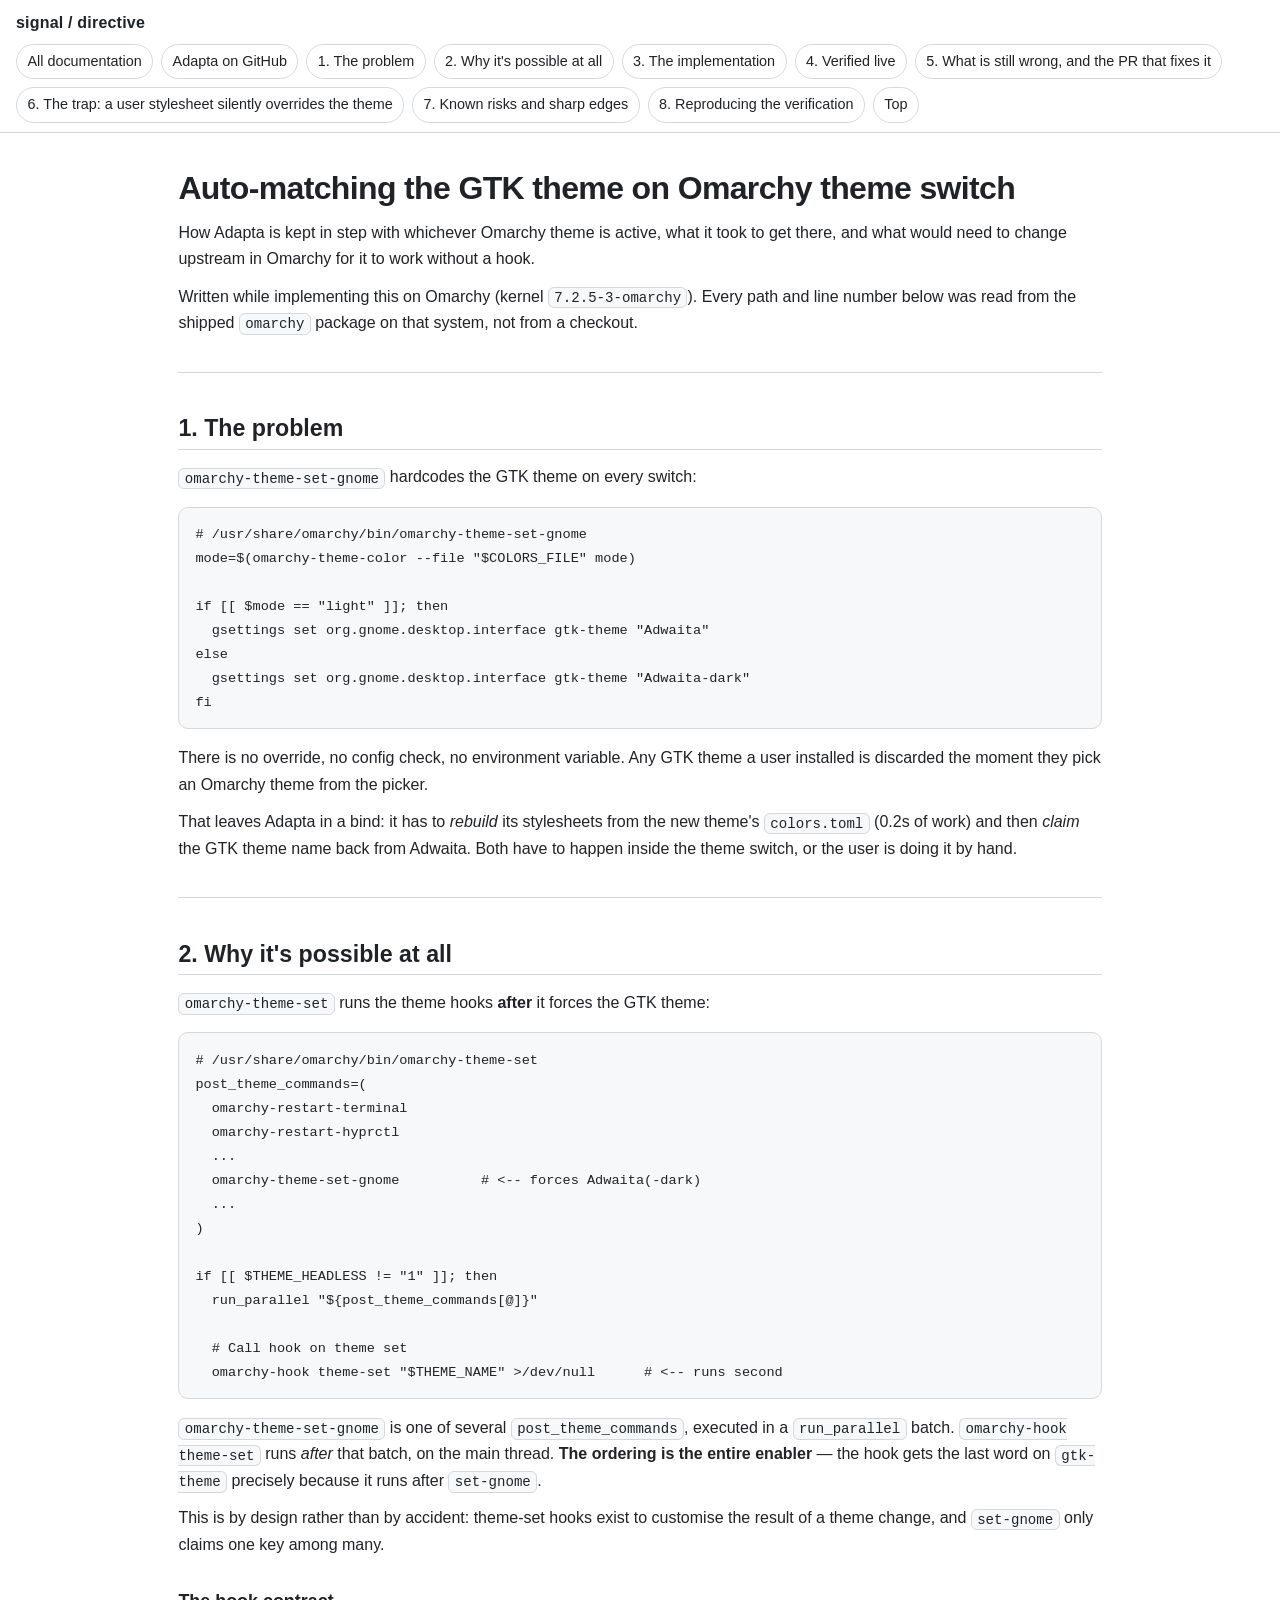
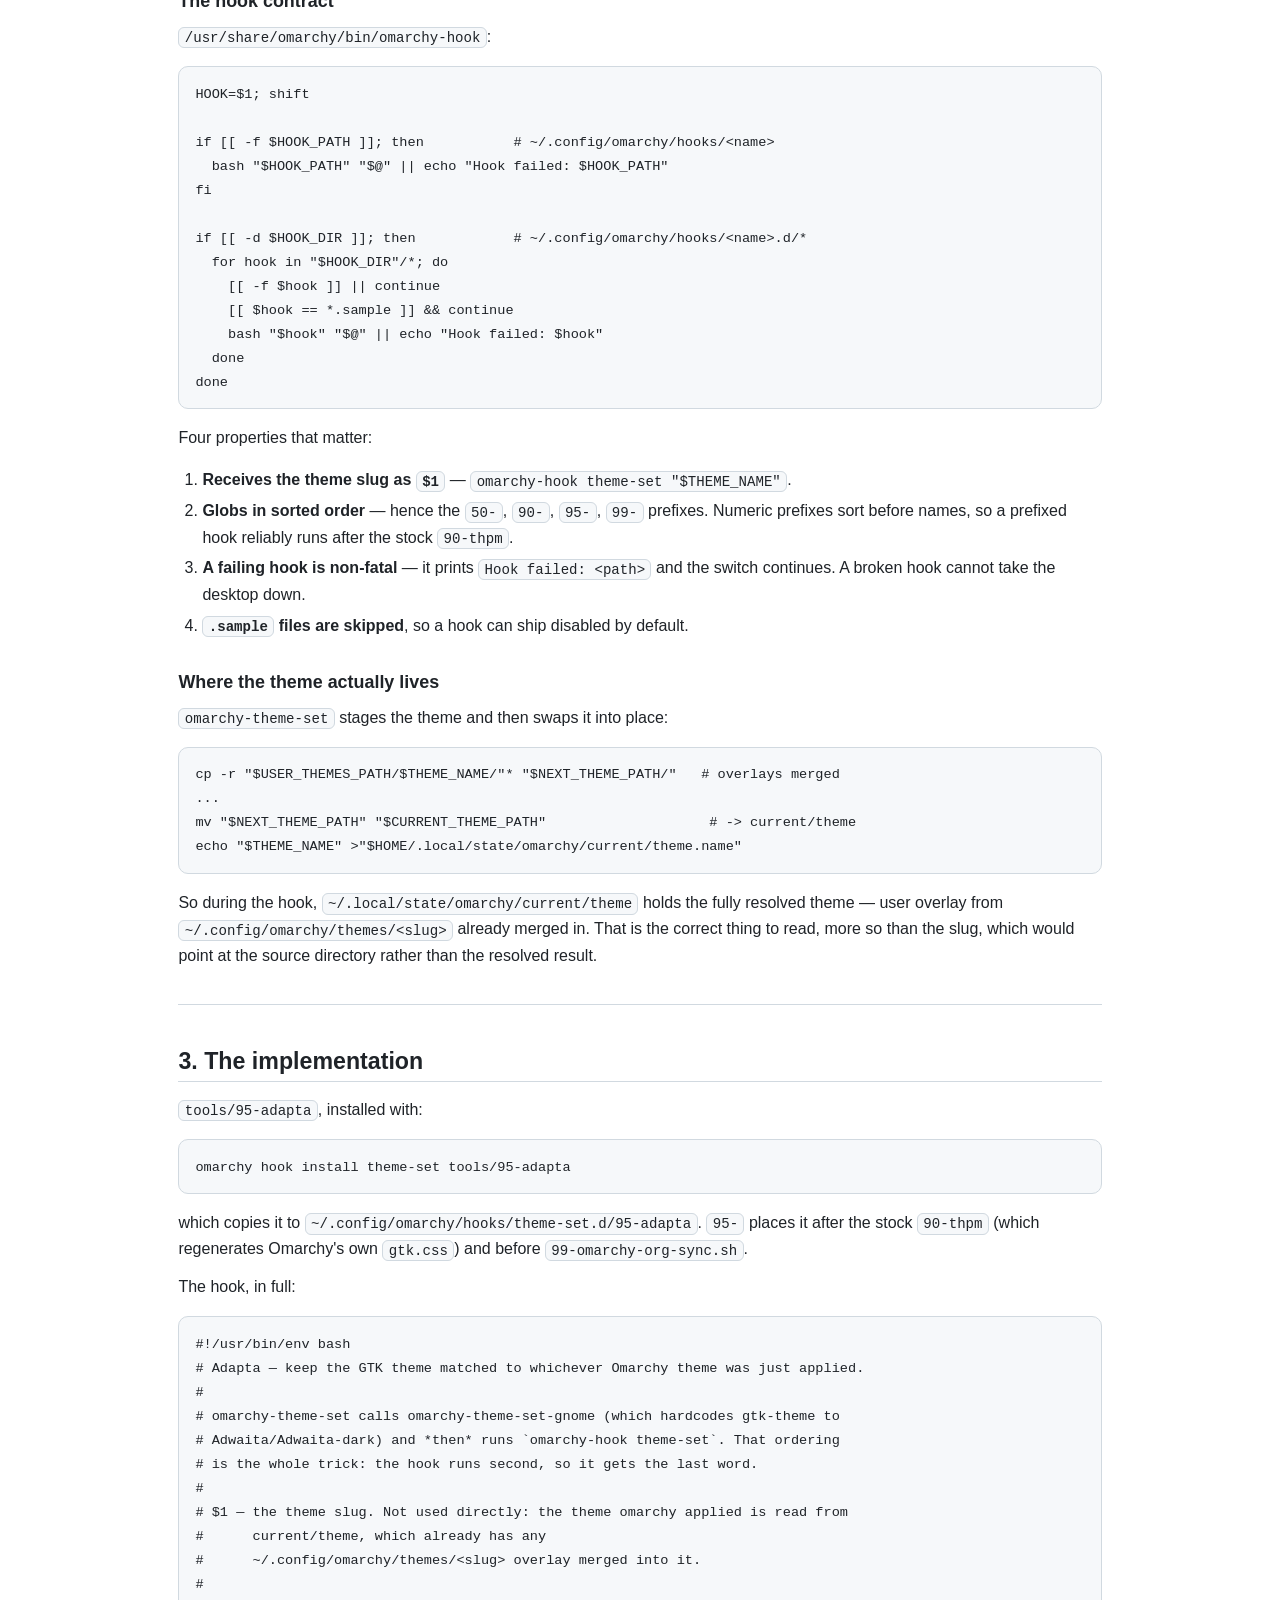
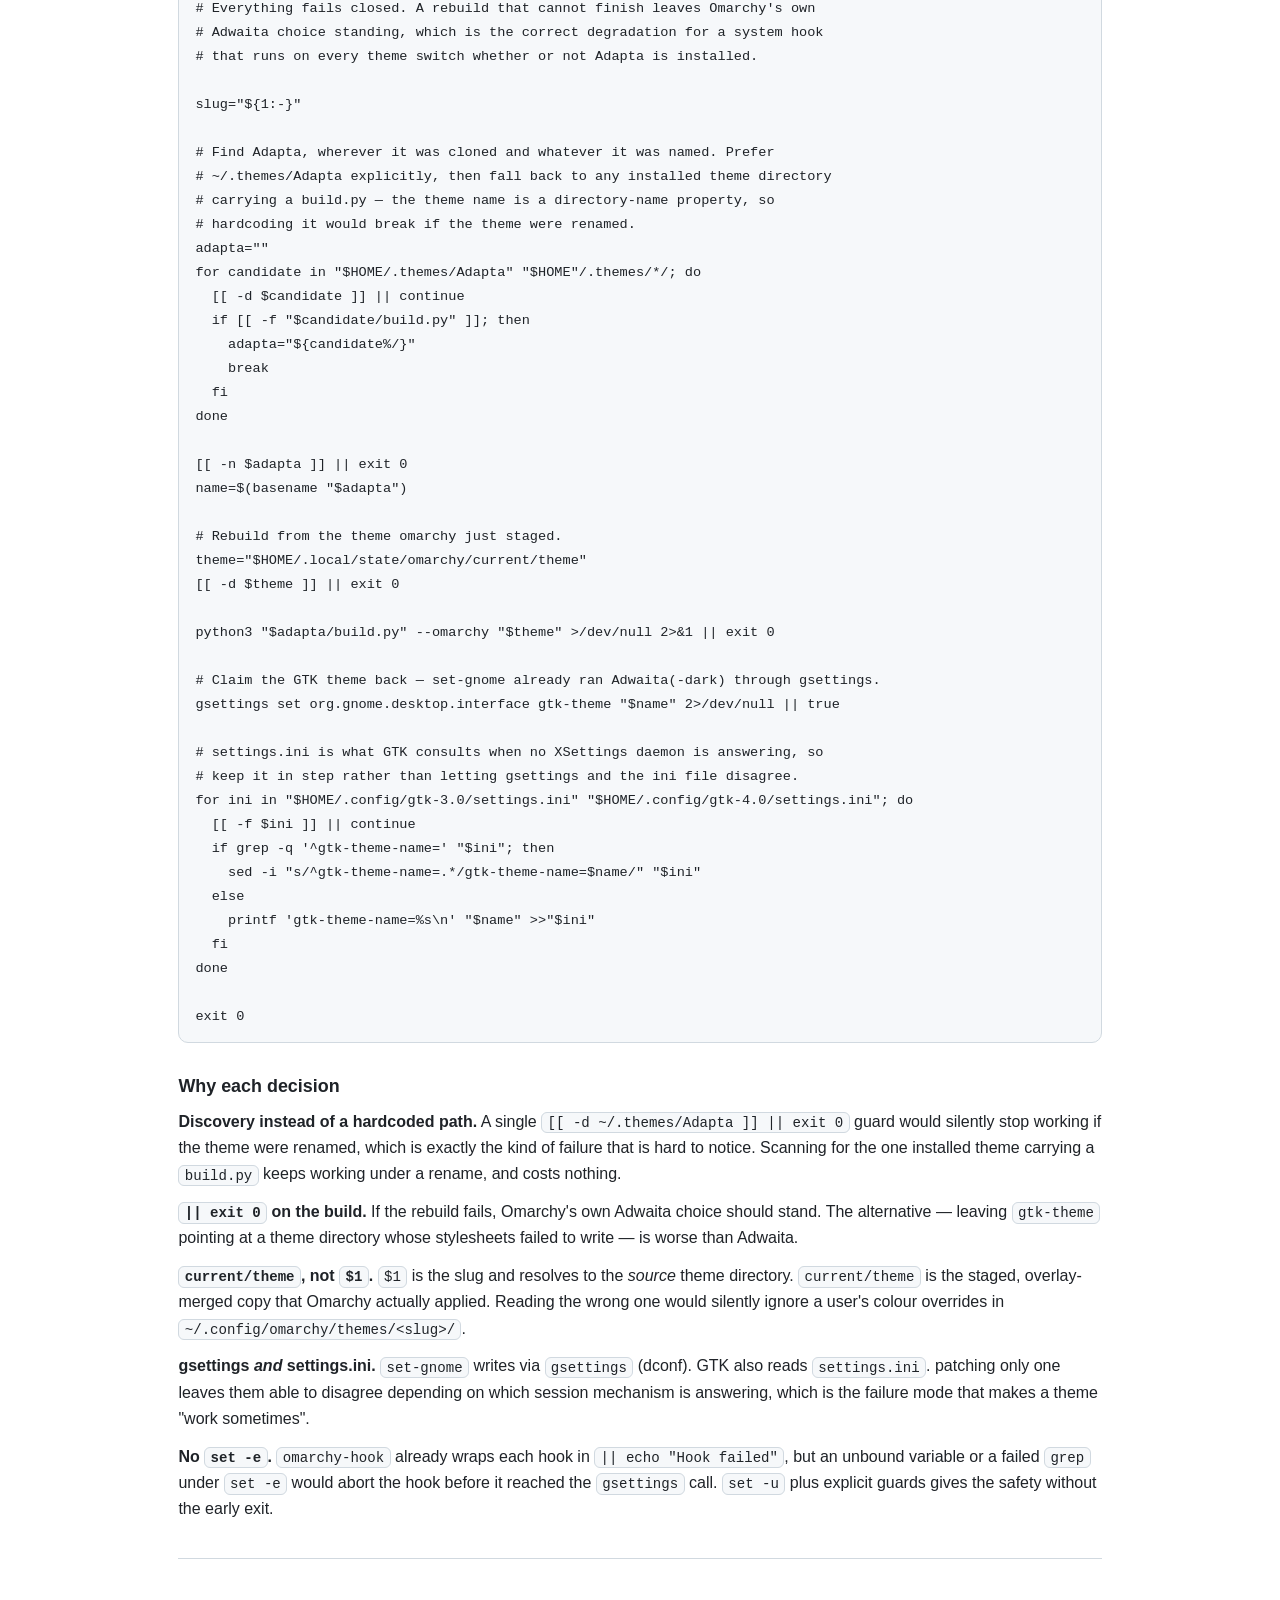
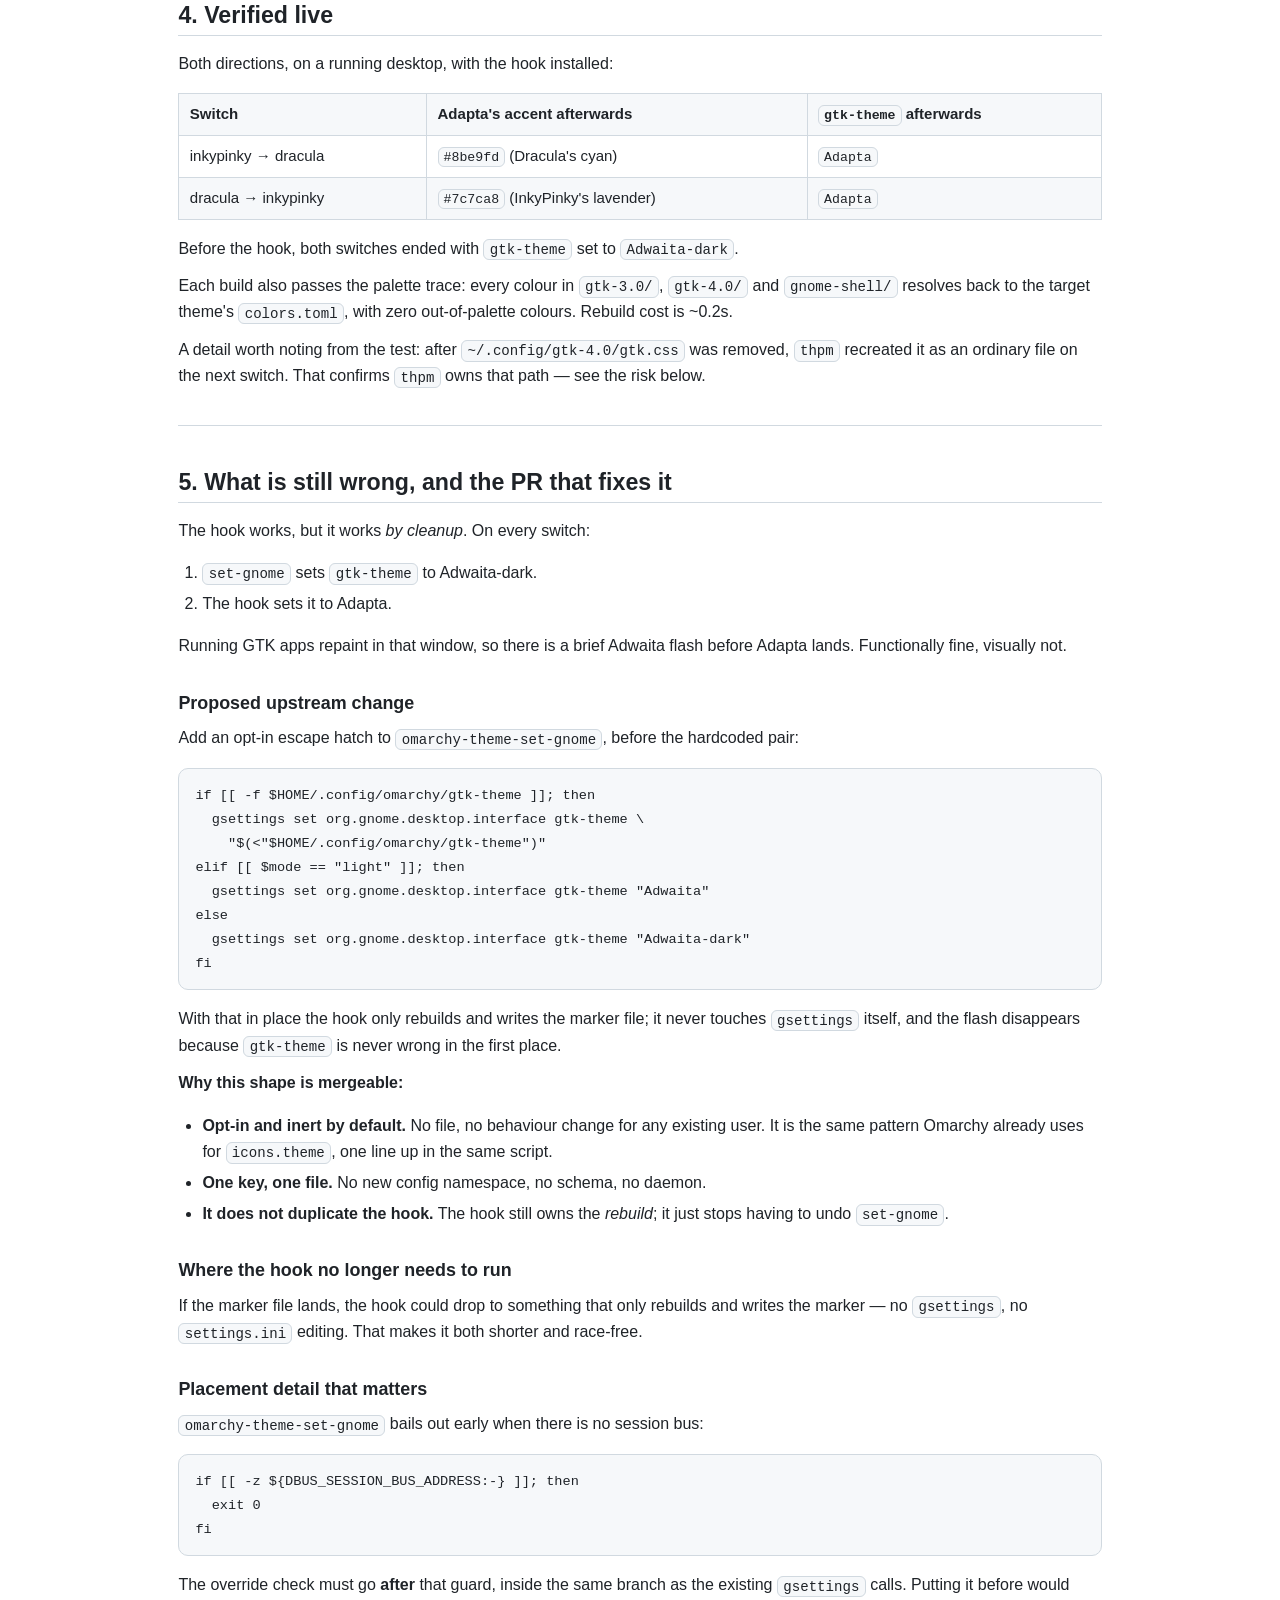
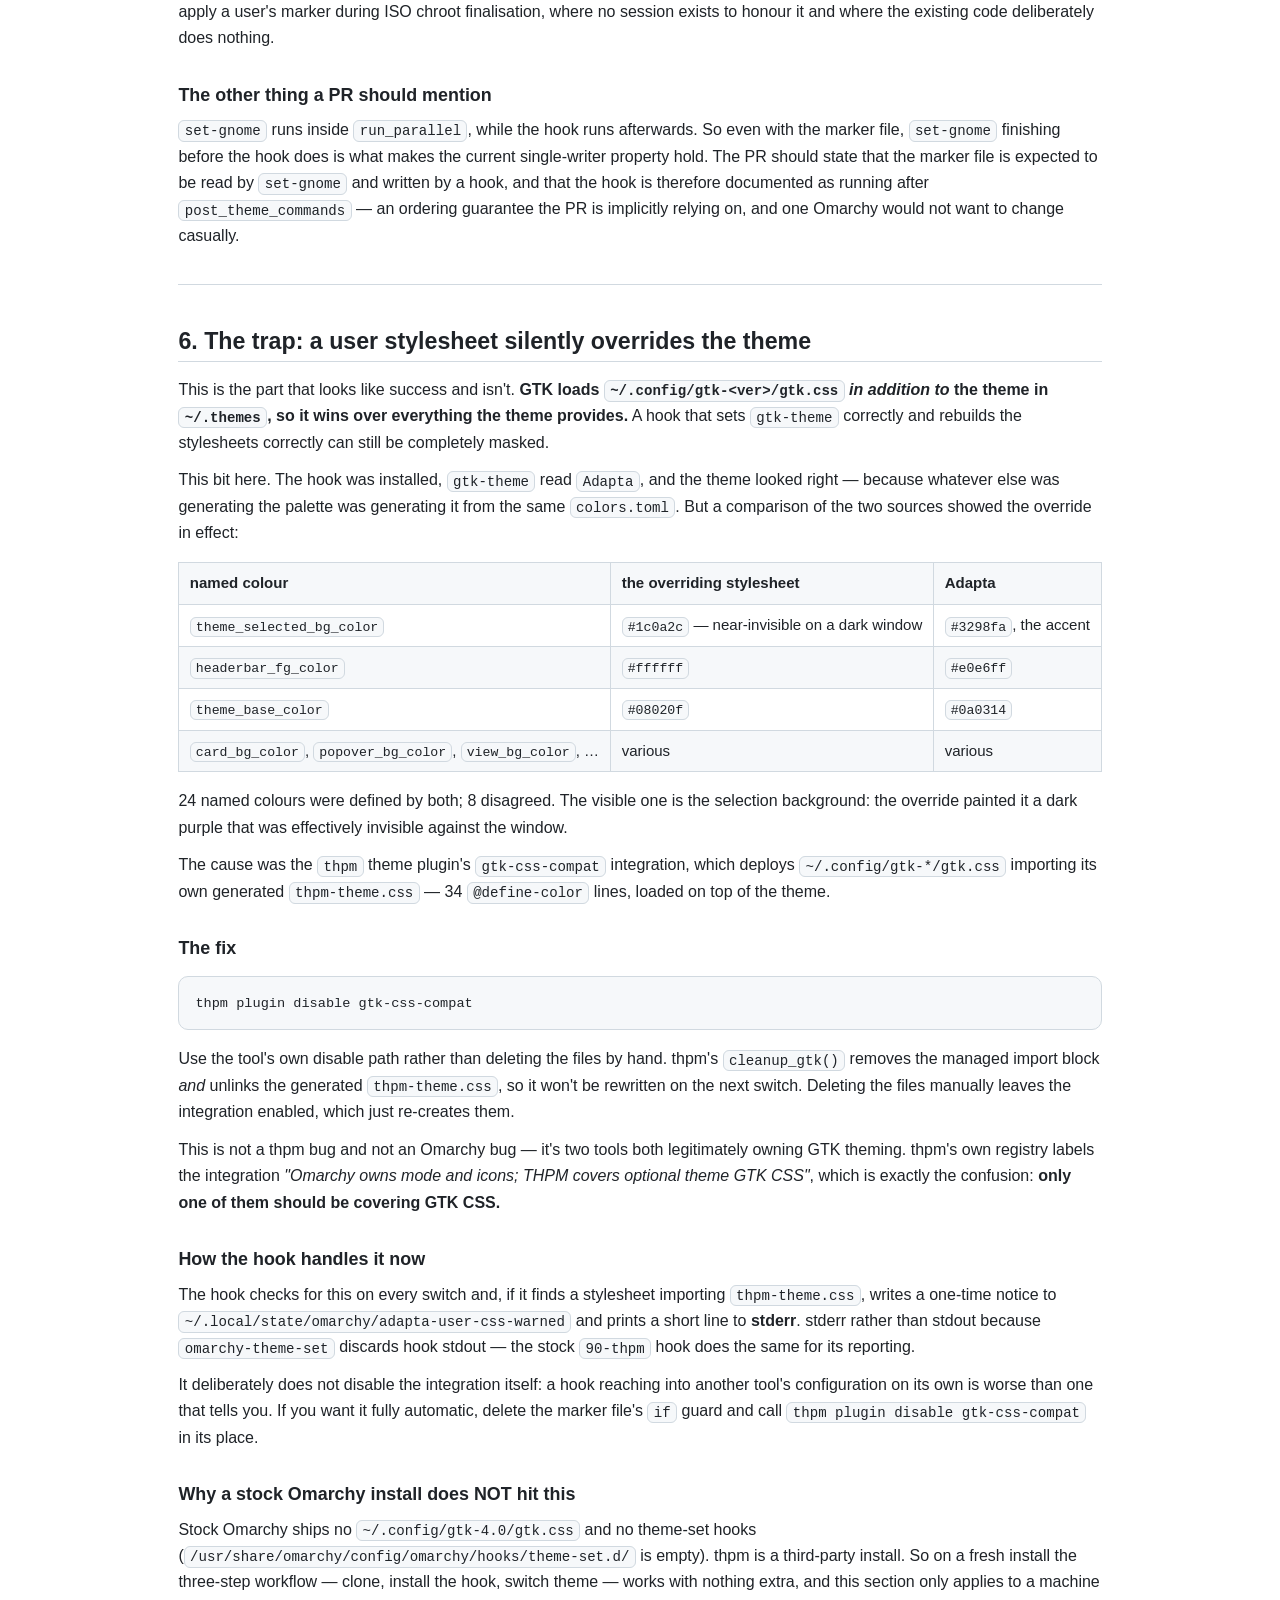
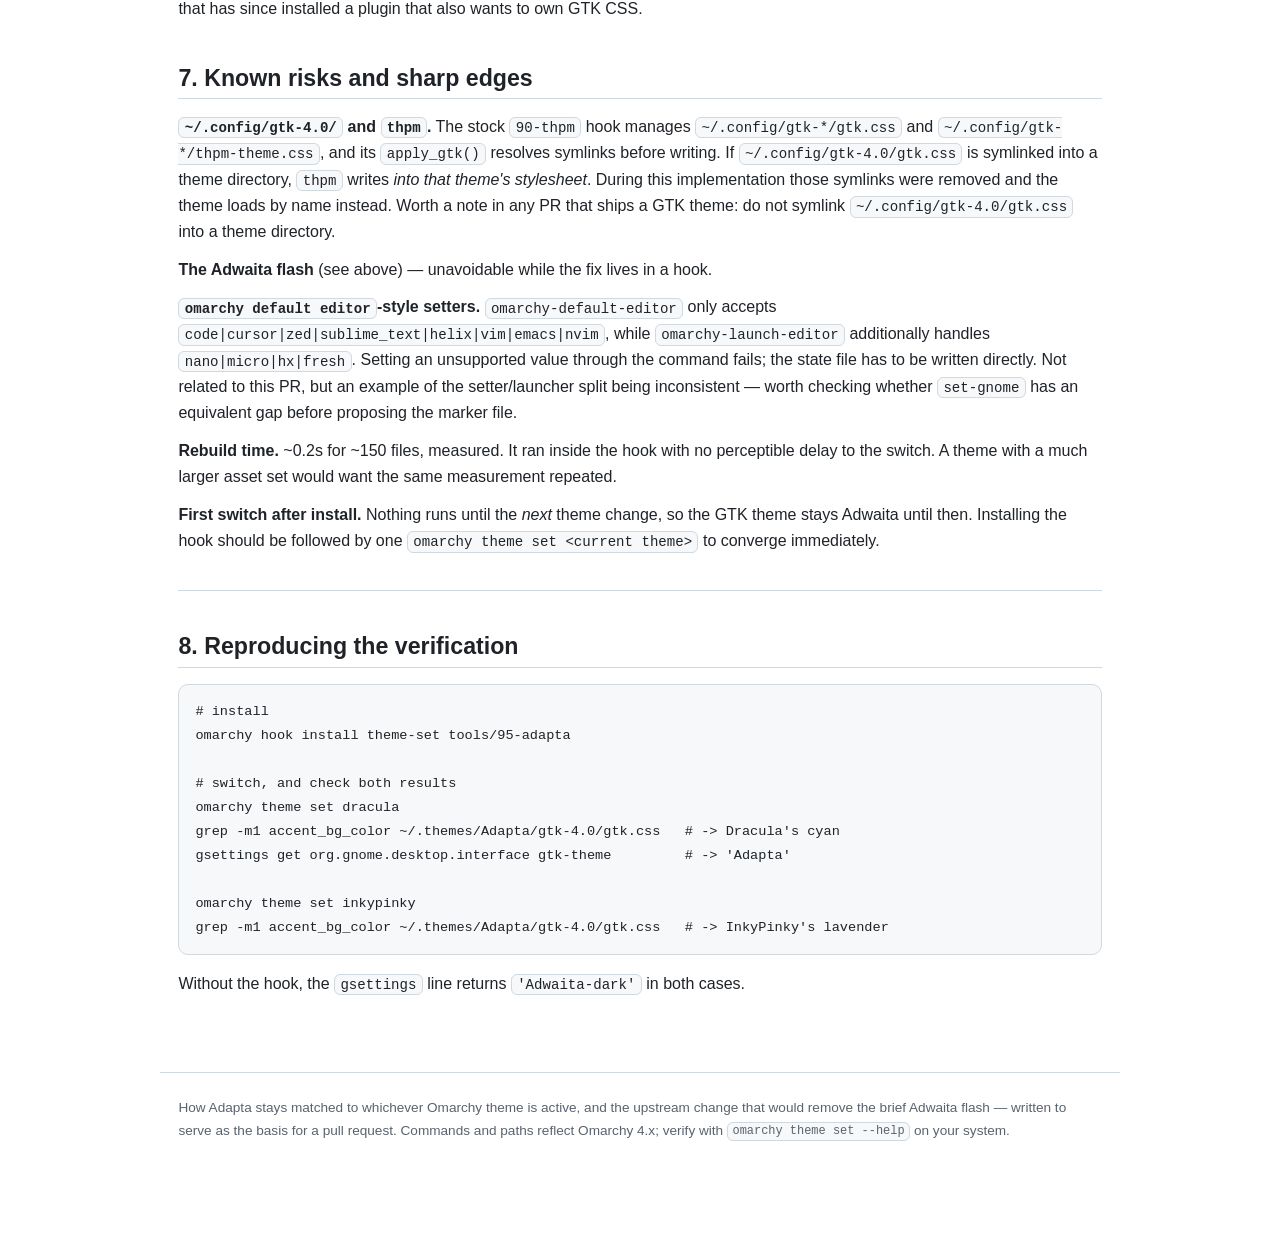
<file: adapta-theme-set-hook.html>
<!DOCTYPE html>
<html lang="en">
<head>
<meta charset="utf-8">
<meta name="viewport" content="width=device-width, initial-scale=1">
<title>Keeping the GTK theme matched to your Omarchy theme &middot; Signal Directive</title>
<style>
:root {
  --bg: #ffffff;
  --fg: #1f2328;
  --muted: #59636e;
  --border: #d1d9e0;
  --accent: #0a6cff;
  --accent-soft: #eaf2ff;
  --code-bg: #f6f8fa;
  --quote-bg: #f6f8fa;
  --table-stripe: #f6f8fa;
  --max: 60rem;
}
@media (prefers-color-scheme: dark) {
  :root {
    --bg: #0d1117;
    --fg: #e6edf3;
    --muted: #9198a1;
    --border: #30363d;
    --accent: #6cb6ff;
    --accent-soft: #12233d;
    --code-bg: #161b22;
    --quote-bg: #161b22;
    --table-stripe: #161b22;
  }
}
* { box-sizing: border-box; }
html { scroll-behavior: smooth; }
body {
  margin: 0;
  background: var(--bg);
  color: var(--fg);
  font: 16px/1.65 -apple-system, BlinkMacSystemFont, "Segoe UI", Roboto,
        Helvetica, Arial, sans-serif;
  -webkit-text-size-adjust: 100%;
}
.topnav {
  position: sticky;
  top: 0;
  z-index: 50;
  display: flex;
  flex-wrap: wrap;
  gap: .5rem 1rem;
  align-items: center;
  justify-content: space-between;
  padding: .6rem 1rem;
  background: color-mix(in srgb, var(--bg) 88%, transparent);
  backdrop-filter: blur(8px);
  border-bottom: 1px solid var(--border);
}
.topnav .brand { font-weight: 700; letter-spacing: .2px; }
.topnav .links { display: flex; gap: .5rem; flex-wrap: wrap; }
.topnav a {
  color: var(--fg);
  text-decoration: none;
  font-size: .9rem;
  padding: .3rem .65rem;
  border: 1px solid var(--border);
  border-radius: 999px;
  white-space: nowrap;
}
.topnav a:hover { border-color: var(--accent); color: var(--accent); background: var(--accent-soft); }
main {
  max-width: var(--max);
  margin: 0 auto;
  padding: 2.2rem 1.15rem 4rem;
}
h1, h2, h3 { line-height: 1.25; scroll-margin-top: 4.5rem; }
h1 { font-size: 2rem; margin: 0 0 .6rem; letter-spacing: -.02em; }
h2 {
  font-size: 1.45rem;
  margin: 2.6rem 0 .9rem;
  padding-bottom: .35rem;
  border-bottom: 1px solid var(--border);
}
h3 { font-size: 1.12rem; margin: 2rem 0 .6rem; }
p { margin: .7rem 0; }
a { color: var(--accent); }
a:hover { text-decoration: underline; }
hr { border: 0; border-top: 1px solid var(--border); margin: 2.2rem 0; }
ul, ol { padding-left: 1.5rem; }
li { margin: .28rem 0; }
code {
  font-family: ui-monospace, SFMono-Regular, "SF Mono", Menlo, Consolas,
               "Liberation Mono", monospace;
  font-size: .88em;
  background: var(--code-bg);
  border: 1px solid var(--border);
  border-radius: 6px;
  padding: .12em .38em;
}
pre {
  background: var(--code-bg);
  border: 1px solid var(--border);
  border-radius: 10px;
  padding: .9rem 1rem;
  overflow-x: auto;
  line-height: 1.5;
}
pre code { background: none; border: 0; padding: 0; font-size: .85rem; }
blockquote {
  margin: 1rem 0;
  padding: .5rem 1rem;
  background: var(--quote-bg);
  border-left: 4px solid var(--accent);
  border-radius: 0 8px 8px 0;
  color: var(--fg);
}
blockquote p:first-child { margin-top: .2rem; }
blockquote p:last-child { margin-bottom: .2rem; }
table {
  border-collapse: collapse;
  width: 100%;
  margin: 1rem 0;
  font-size: .94rem;
}
th, td { border: 1px solid var(--border); padding: .5rem .65rem; text-align: left; vertical-align: top; }
thead th { background: var(--code-bg); }
tbody tr:nth-child(even) { background: var(--table-stripe); }
@media (max-width: 720px) {
  table { display: block; overflow-x: auto; }
  h1 { font-size: 1.6rem; }
}
footer {
  max-width: var(--max);
  margin: 0 auto;
  padding: 1.5rem 1.15rem 3rem;
  color: var(--muted);
  font-size: .85rem;
  border-top: 1px solid var(--border);
}
.toc-note { color: var(--muted); font-size: .9rem; }
</style>
</head>
<body>
<a id="top"></a>
<nav class="topnav">
  <span class="brand">signal / directive</span>
  <span class="links">
    <a href="./index.html#documentation">All documentation</a>
    <a href="https://github.com/signaldirective/Adapta">Adapta on GitHub</a>
    <a href="#1-the-problem">1. The problem</a>
    <a href="#2-why-its-possible-at-all">2. Why it's possible at all</a>
    <a href="#3-the-implementation">3. The implementation</a>
    <a href="#4-verified-live">4. Verified live</a>
    <a href="#5-what-is-still-wrong-and-the-pr-that-fixes-it">5. What is still wrong, and the PR that fixes it</a>
    <a href="#6-the-trap-a-user-stylesheet-silently-overrides-the-theme">6. The trap: a user stylesheet silently overrides the theme</a>
    <a href="#7-known-risks-and-sharp-edges">7. Known risks and sharp edges</a>
    <a href="#8-reproducing-the-verification">8. Reproducing the verification</a>
    <a href="#top">Top</a>
  </span>
</nav>
<main>
<h1 id="auto-matching-the-gtk-theme-on-omarchy-theme-switch">Auto-matching the GTK theme on Omarchy theme switch</h1>
<p>How Adapta is kept in step with whichever Omarchy theme is active, what it
took to get there, and what would need to change upstream in Omarchy for it to
work without a hook.</p>
<p>Written while implementing this on Omarchy (kernel <code>7.2.5-3-omarchy</code>). Every
path and line number below was read from the shipped <code>omarchy</code> package on that
system, not from a checkout.</p>
<hr>
<h2 id="1-the-problem">1. The problem</h2>
<p><code>omarchy-theme-set-gnome</code> hardcodes the GTK theme on every switch:</p>
<pre><code class="language-bash"># /usr/share/omarchy/bin/omarchy-theme-set-gnome
mode=$(omarchy-theme-color --file &quot;$COLORS_FILE&quot; mode)

if [[ $mode == &quot;light&quot; ]]; then
  gsettings set org.gnome.desktop.interface gtk-theme &quot;Adwaita&quot;
else
  gsettings set org.gnome.desktop.interface gtk-theme &quot;Adwaita-dark&quot;
fi
</code></pre>
<p>There is no override, no config check, no environment variable. Any GTK theme a
user installed is discarded the moment they pick an Omarchy theme from the
picker.</p>
<p>That leaves Adapta in a bind: it has to <em>rebuild</em> its stylesheets from the new
theme's <code>colors.toml</code> (0.2s of work) and then <em>claim</em> the GTK theme name back
from Adwaita. Both have to happen inside the theme switch, or the user is doing
it by hand.</p>
<hr>
<h2 id="2-why-its-possible-at-all">2. Why it's possible at all</h2>
<p><code>omarchy-theme-set</code> runs the theme hooks <strong>after</strong> it forces the GTK theme:</p>
<pre><code class="language-bash"># /usr/share/omarchy/bin/omarchy-theme-set
post_theme_commands=(
  omarchy-restart-terminal
  omarchy-restart-hyprctl
  ...
  omarchy-theme-set-gnome          # &lt;-- forces Adwaita(-dark)
  ...
)

if [[ $THEME_HEADLESS != &quot;1&quot; ]]; then
  run_parallel &quot;${post_theme_commands[@]}&quot;

  # Call hook on theme set
  omarchy-hook theme-set &quot;$THEME_NAME&quot; &gt;/dev/null      # &lt;-- runs second
</code></pre>
<p><code>omarchy-theme-set-gnome</code> is one of several <code>post_theme_commands</code>, executed in
a <code>run_parallel</code> batch. <code>omarchy-hook theme-set</code> runs <em>after</em> that batch, on the
main thread. <strong>The ordering is the entire enabler</strong> — the hook gets the last
word on <code>gtk-theme</code> precisely because it runs after <code>set-gnome</code>.</p>
<p>This is by design rather than by accident: theme-set hooks exist to customise
the result of a theme change, and <code>set-gnome</code> only claims one key among many.</p>
<h3 id="the-hook-contract">The hook contract</h3>
<p><code>/usr/share/omarchy/bin/omarchy-hook</code>:</p>
<pre><code class="language-bash">HOOK=$1; shift

if [[ -f $HOOK_PATH ]]; then           # ~/.config/omarchy/hooks/&lt;name&gt;
  bash &quot;$HOOK_PATH&quot; &quot;$@&quot; || echo &quot;Hook failed: $HOOK_PATH&quot;
fi

if [[ -d $HOOK_DIR ]]; then            # ~/.config/omarchy/hooks/&lt;name&gt;.d/*
  for hook in &quot;$HOOK_DIR&quot;/*; do
    [[ -f $hook ]] || continue
    [[ $hook == *.sample ]] &amp;&amp; continue
    bash &quot;$hook&quot; &quot;$@&quot; || echo &quot;Hook failed: $hook&quot;
  done
done
</code></pre>
<p>Four properties that matter:</p>
<ol>
<li><strong>Receives the theme slug as <code>$1</code></strong> — <code>omarchy-hook theme-set "$THEME_NAME"</code>.</li>
<li><strong>Globs in sorted order</strong> — hence the <code>50-</code>, <code>90-</code>, <code>95-</code>, <code>99-</code> prefixes.
   Numeric prefixes sort before names, so a prefixed hook reliably runs after
   the stock <code>90-thpm</code>.</li>
<li><strong>A failing hook is non-fatal</strong> — it prints <code>Hook failed: &lt;path&gt;</code> and the
   switch continues. A broken hook cannot take the desktop down.</li>
<li><strong><code>.sample</code> files are skipped</strong>, so a hook can ship disabled by default.</li>
</ol>
<h3 id="where-the-theme-actually-lives">Where the theme actually lives</h3>
<p><code>omarchy-theme-set</code> stages the theme and then swaps it into place:</p>
<pre><code class="language-bash">cp -r &quot;$USER_THEMES_PATH/$THEME_NAME/&quot;* &quot;$NEXT_THEME_PATH/&quot;   # overlays merged
...
mv &quot;$NEXT_THEME_PATH&quot; &quot;$CURRENT_THEME_PATH&quot;                    # -&gt; current/theme
echo &quot;$THEME_NAME&quot; &gt;&quot;$HOME/.local/state/omarchy/current/theme.name&quot;
</code></pre>
<p>So during the hook, <code>~/.local/state/omarchy/current/theme</code> holds the fully
resolved theme — user overlay from <code>~/.config/omarchy/themes/&lt;slug&gt;</code> already
merged in. That is the correct thing to read, more so than the slug, which
would point at the source directory rather than the resolved result.</p>
<hr>
<h2 id="3-the-implementation">3. The implementation</h2>
<p><code>tools/95-adapta</code>, installed with:</p>
<pre><code class="language-bash">omarchy hook install theme-set tools/95-adapta
</code></pre>
<p>which copies it to <code>~/.config/omarchy/hooks/theme-set.d/95-adapta</code>. <code>95-</code>
places it after the stock <code>90-thpm</code> (which regenerates Omarchy's own
<code>gtk.css</code>) and before <code>99-omarchy-org-sync.sh</code>.</p>
<p>The hook, in full:</p>
<pre><code class="language-bash">#!/usr/bin/env bash
# Adapta — keep the GTK theme matched to whichever Omarchy theme was just applied.
#
# omarchy-theme-set calls omarchy-theme-set-gnome (which hardcodes gtk-theme to
# Adwaita/Adwaita-dark) and *then* runs `omarchy-hook theme-set`. That ordering
# is the whole trick: the hook runs second, so it gets the last word.
#
# $1 — the theme slug. Not used directly: the theme omarchy applied is read from
#      current/theme, which already has any
#      ~/.config/omarchy/themes/&lt;slug&gt; overlay merged into it.
#
# Everything fails closed. A rebuild that cannot finish leaves Omarchy's own
# Adwaita choice standing, which is the correct degradation for a system hook
# that runs on every theme switch whether or not Adapta is installed.

slug=&quot;${1:-}&quot;

# Find Adapta, wherever it was cloned and whatever it was named. Prefer
# ~/.themes/Adapta explicitly, then fall back to any installed theme directory
# carrying a build.py — the theme name is a directory-name property, so
# hardcoding it would break if the theme were renamed.
adapta=&quot;&quot;
for candidate in &quot;$HOME/.themes/Adapta&quot; &quot;$HOME&quot;/.themes/*/; do
  [[ -d $candidate ]] || continue
  if [[ -f &quot;$candidate/build.py&quot; ]]; then
    adapta=&quot;${candidate%/}&quot;
    break
  fi
done

[[ -n $adapta ]] || exit 0
name=$(basename &quot;$adapta&quot;)

# Rebuild from the theme omarchy just staged.
theme=&quot;$HOME/.local/state/omarchy/current/theme&quot;
[[ -d $theme ]] || exit 0

python3 &quot;$adapta/build.py&quot; --omarchy &quot;$theme&quot; &gt;/dev/null 2&gt;&amp;1 || exit 0

# Claim the GTK theme back — set-gnome already ran Adwaita(-dark) through gsettings.
gsettings set org.gnome.desktop.interface gtk-theme &quot;$name&quot; 2&gt;/dev/null || true

# settings.ini is what GTK consults when no XSettings daemon is answering, so
# keep it in step rather than letting gsettings and the ini file disagree.
for ini in &quot;$HOME/.config/gtk-3.0/settings.ini&quot; &quot;$HOME/.config/gtk-4.0/settings.ini&quot;; do
  [[ -f $ini ]] || continue
  if grep -q '^gtk-theme-name=' &quot;$ini&quot;; then
    sed -i &quot;s/^gtk-theme-name=.*/gtk-theme-name=$name/&quot; &quot;$ini&quot;
  else
    printf 'gtk-theme-name=%s\n' &quot;$name&quot; &gt;&gt;&quot;$ini&quot;
  fi
done

exit 0
</code></pre>
<h3 id="why-each-decision">Why each decision</h3>
<p><strong>Discovery instead of a hardcoded path.</strong> A single <code>[[ -d ~/.themes/Adapta ]]
|| exit 0</code> guard would silently stop working if the theme were renamed, which
is exactly the kind of failure that is hard to notice. Scanning for the one
installed theme carrying a <code>build.py</code> keeps working under a rename, and costs
nothing.</p>
<p><strong><code>|| exit 0</code> on the build.</strong> If the rebuild fails, Omarchy's own Adwaita
choice should stand. The alternative — leaving <code>gtk-theme</code> pointing at a theme
directory whose stylesheets failed to write — is worse than Adwaita.</p>
<p><strong><code>current/theme</code>, not <code>$1</code>.</strong> <code>$1</code> is the slug and resolves to the <em>source</em>
theme directory. <code>current/theme</code> is the staged, overlay-merged copy that
Omarchy actually applied. Reading the wrong one would silently ignore a user's
colour overrides in <code>~/.config/omarchy/themes/&lt;slug&gt;/</code>.</p>
<p><strong>gsettings <em>and</em> settings.ini.</strong> <code>set-gnome</code> writes via <code>gsettings</code> (dconf).
GTK also reads <code>settings.ini</code>. patching only one leaves them able to disagree
depending on which session mechanism is answering, which is the failure mode
that makes a theme "work sometimes".</p>
<p><strong>No <code>set -e</code>.</strong> <code>omarchy-hook</code> already wraps each hook in <code>|| echo "Hook
failed"</code>, but an unbound variable or a failed <code>grep</code> under <code>set -e</code> would abort
the hook before it reached the <code>gsettings</code> call. <code>set -u</code> plus explicit guards
gives the safety without the early exit.</p>
<hr>
<h2 id="4-verified-live">4. Verified live</h2>
<p>Both directions, on a running desktop, with the hook installed:</p>
<table>
<thead>
<tr>
<th>Switch</th>
<th>Adapta's accent afterwards</th>
<th><code>gtk-theme</code> afterwards</th>
</tr>
</thead>
<tbody>
<tr>
<td>inkypinky → dracula</td>
<td><code>#8be9fd</code> (Dracula's cyan)</td>
<td><code>Adapta</code></td>
</tr>
<tr>
<td>dracula → inkypinky</td>
<td><code>#7c7ca8</code> (InkyPinky's lavender)</td>
<td><code>Adapta</code></td>
</tr>
</tbody>
</table>
<p>Before the hook, both switches ended with <code>gtk-theme</code> set to <code>Adwaita-dark</code>.</p>
<p>Each build also passes the palette trace: every colour in <code>gtk-3.0/</code>,
<code>gtk-4.0/</code> and <code>gnome-shell/</code> resolves back to the target theme's <code>colors.toml</code>,
with zero out-of-palette colours. Rebuild cost is ~0.2s.</p>
<p>A detail worth noting from the test: after <code>~/.config/gtk-4.0/gtk.css</code> was
removed, <code>thpm</code> recreated it as an ordinary file on the next switch. That
confirms <code>thpm</code> owns that path — see the risk below.</p>
<hr>
<h2 id="5-what-is-still-wrong-and-the-pr-that-fixes-it">5. What is still wrong, and the PR that fixes it</h2>
<p>The hook works, but it works <em>by cleanup</em>. On every switch:</p>
<ol>
<li><code>set-gnome</code> sets <code>gtk-theme</code> to Adwaita-dark.</li>
<li>The hook sets it to Adapta.</li>
</ol>
<p>Running GTK apps repaint in that window, so there is a brief Adwaita flash
before Adapta lands. Functionally fine, visually not.</p>
<h3 id="proposed-upstream-change">Proposed upstream change</h3>
<p>Add an opt-in escape hatch to <code>omarchy-theme-set-gnome</code>, before the hardcoded
pair:</p>
<pre><code class="language-bash">if [[ -f $HOME/.config/omarchy/gtk-theme ]]; then
  gsettings set org.gnome.desktop.interface gtk-theme \
    &quot;$(&lt;&quot;$HOME/.config/omarchy/gtk-theme&quot;)&quot;
elif [[ $mode == &quot;light&quot; ]]; then
  gsettings set org.gnome.desktop.interface gtk-theme &quot;Adwaita&quot;
else
  gsettings set org.gnome.desktop.interface gtk-theme &quot;Adwaita-dark&quot;
fi
</code></pre>
<p>With that in place the hook only rebuilds and writes the marker file; it never
touches <code>gsettings</code> itself, and the flash disappears because <code>gtk-theme</code> is
never wrong in the first place.</p>
<p><strong>Why this shape is mergeable:</strong></p>
<ul>
<li><strong>Opt-in and inert by default.</strong> No file, no behaviour change for any
  existing user. It is the same pattern Omarchy already uses for
  <code>icons.theme</code>, one line up in the same script.</li>
<li><strong>One key, one file.</strong> No new config namespace, no schema, no daemon.</li>
<li><strong>It does not duplicate the hook.</strong> The hook still owns the <em>rebuild</em>; it
  just stops having to undo <code>set-gnome</code>.</li>
</ul>
<h3 id="where-the-hook-no-longer-needs-to-run">Where the hook no longer needs to run</h3>
<p>If the marker file lands, the hook could drop to something that only rebuilds
and writes the marker — no <code>gsettings</code>, no <code>settings.ini</code> editing. That makes it
both shorter and race-free.</p>
<h3 id="placement-detail-that-matters">Placement detail that matters</h3>
<p><code>omarchy-theme-set-gnome</code> bails out early when there is no session bus:</p>
<pre><code class="language-bash">if [[ -z ${DBUS_SESSION_BUS_ADDRESS:-} ]]; then
  exit 0
fi
</code></pre>
<p>The override check must go <strong>after</strong> that guard, inside the same branch as the
existing <code>gsettings</code> calls. Putting it before would apply a user's marker
during ISO chroot finalisation, where no session exists to honour it and where
the existing code deliberately does nothing.</p>
<h3 id="the-other-thing-a-pr-should-mention">The other thing a PR should mention</h3>
<p><code>set-gnome</code> runs inside <code>run_parallel</code>, while the hook runs afterwards. So even
with the marker file, <code>set-gnome</code> finishing before the hook does is what makes
the current single-writer property hold. The PR should state that the marker
file is expected to be read by <code>set-gnome</code> and written by a hook, and that the
hook is therefore documented as running after <code>post_theme_commands</code> — an
ordering guarantee the PR is implicitly relying on, and one Omarchy would not
want to change casually.</p>
<hr>
<h2 id="6-the-trap-a-user-stylesheet-silently-overrides-the-theme">6. The trap: a user stylesheet silently overrides the theme</h2>
<p>This is the part that looks like success and isn't. <strong>GTK loads
<code>~/.config/gtk-&lt;ver&gt;/gtk.css</code> <em>in addition to</em> the theme in <code>~/.themes</code>, so it
wins over everything the theme provides.</strong> A hook that sets <code>gtk-theme</code> correctly
and rebuilds the stylesheets correctly can still be completely masked.</p>
<p>This bit here. The hook was installed, <code>gtk-theme</code> read <code>Adapta</code>, and the theme
looked right — because whatever else was generating the palette was generating it
from the same <code>colors.toml</code>. But a comparison of the two sources showed the
override in effect:</p>
<table>
<thead>
<tr>
<th>named colour</th>
<th>the overriding stylesheet</th>
<th>Adapta</th>
</tr>
</thead>
<tbody>
<tr>
<td><code>theme_selected_bg_color</code></td>
<td><code>#1c0a2c</code> — near-invisible on a dark window</td>
<td><code>#3298fa</code>, the accent</td>
</tr>
<tr>
<td><code>headerbar_fg_color</code></td>
<td><code>#ffffff</code></td>
<td><code>#e0e6ff</code></td>
</tr>
<tr>
<td><code>theme_base_color</code></td>
<td><code>#08020f</code></td>
<td><code>#0a0314</code></td>
</tr>
<tr>
<td><code>card_bg_color</code>, <code>popover_bg_color</code>, <code>view_bg_color</code>, …</td>
<td>various</td>
<td>various</td>
</tr>
</tbody>
</table>
<p>24 named colours were defined by both; 8 disagreed. The visible one is the
selection background: the override painted it a dark purple that was effectively
invisible against the window.</p>
<p>The cause was the <code>thpm</code> theme plugin's <code>gtk-css-compat</code> integration, which
deploys <code>~/.config/gtk-*/gtk.css</code> importing its own generated
<code>thpm-theme.css</code> — 34 <code>@define-color</code> lines, loaded on top of the theme.</p>
<h3 id="the-fix">The fix</h3>
<pre><code class="language-bash">thpm plugin disable gtk-css-compat
</code></pre>
<p>Use the tool's own disable path rather than deleting the files by hand. thpm's
<code>cleanup_gtk()</code> removes the managed import block <em>and</em> unlinks the generated
<code>thpm-theme.css</code>, so it won't be rewritten on the next switch. Deleting the
files manually leaves the integration enabled, which just re-creates them.</p>
<p>This is not a thpm bug and not an Omarchy bug — it's two tools both legitimately
owning GTK theming. thpm's own registry labels the integration <em>"Omarchy owns
mode and icons; THPM covers optional theme GTK CSS"</em>, which is exactly the
confusion: <strong>only one of them should be covering GTK CSS.</strong></p>
<h3 id="how-the-hook-handles-it-now">How the hook handles it now</h3>
<p>The hook checks for this on every switch and, if it finds a stylesheet importing
<code>thpm-theme.css</code>, writes a one-time notice to
<code>~/.local/state/omarchy/adapta-user-css-warned</code> and prints a short line to
<strong>stderr</strong>. stderr rather than stdout because <code>omarchy-theme-set</code> discards hook
stdout — the stock <code>90-thpm</code> hook does the same for its reporting.</p>
<p>It deliberately does not disable the integration itself: a hook reaching into
another tool's configuration on its own is worse than one that tells you. If you
want it fully automatic, delete the marker file's <code>if</code> guard and call
<code>thpm plugin disable gtk-css-compat</code> in its place.</p>
<h3 id="why-a-stock-omarchy-install-does-not-hit-this">Why a stock Omarchy install does NOT hit this</h3>
<p>Stock Omarchy ships no <code>~/.config/gtk-4.0/gtk.css</code> and no theme-set hooks
(<code>/usr/share/omarchy/config/omarchy/hooks/theme-set.d/</code> is empty). thpm is a
third-party install. So on a fresh install the three-step workflow — clone, install
the hook, switch theme — works with nothing extra, and this section only applies
to a machine that has since installed a plugin that also wants to own GTK CSS.</p>
<h2 id="7-known-risks-and-sharp-edges">7. Known risks and sharp edges</h2>
<p><strong><code>~/.config/gtk-4.0/</code> and <code>thpm</code>.</strong> The stock <code>90-thpm</code> hook manages
<code>~/.config/gtk-*/gtk.css</code> and <code>~/.config/gtk-*/thpm-theme.css</code>, and its
<code>apply_gtk()</code> resolves symlinks before writing. If <code>~/.config/gtk-4.0/gtk.css</code>
is symlinked into a theme directory, <code>thpm</code> writes <em>into that theme's
stylesheet</em>. During this implementation those symlinks were removed and the
theme loads by name instead. Worth a note in any PR that ships a GTK theme:
do not symlink <code>~/.config/gtk-4.0/gtk.css</code> into a theme directory.</p>
<p><strong>The Adwaita flash</strong> (see above) — unavoidable while the fix lives in a hook.</p>
<p><strong><code>omarchy default editor</code>-style setters.</strong> <code>omarchy-default-editor</code> only
accepts <code>code|cursor|zed|sublime_text|helix|vim|emacs|nvim</code>, while
<code>omarchy-launch-editor</code> additionally handles <code>nano|micro|hx|fresh</code>. Setting an
unsupported value through the command fails; the state file has to be written
directly. Not related to this PR, but an example of the setter/launcher split
being inconsistent — worth checking whether <code>set-gnome</code> has an equivalent gap
before proposing the marker file.</p>
<p><strong>Rebuild time.</strong> ~0.2s for ~150 files, measured. It ran inside the hook with
no perceptible delay to the switch. A theme with a much larger asset set would
want the same measurement repeated.</p>
<p><strong>First switch after install.</strong> Nothing runs until the <em>next</em> theme change, so
the GTK theme stays Adwaita until then. Installing the hook should be followed
by one <code>omarchy theme set &lt;current theme&gt;</code> to converge immediately.</p>
<hr>
<h2 id="8-reproducing-the-verification">8. Reproducing the verification</h2>
<pre><code class="language-bash"># install
omarchy hook install theme-set tools/95-adapta

# switch, and check both results
omarchy theme set dracula
grep -m1 accent_bg_color ~/.themes/Adapta/gtk-4.0/gtk.css   # -&gt; Dracula's cyan
gsettings get org.gnome.desktop.interface gtk-theme         # -&gt; 'Adapta'

omarchy theme set inkypinky
grep -m1 accent_bg_color ~/.themes/Adapta/gtk-4.0/gtk.css   # -&gt; InkyPinky's lavender
</code></pre>
<p>Without the hook, the <code>gsettings</code> line returns <code>'Adwaita-dark'</code> in both cases.</p>
</main>
<footer>
  How Adapta stays matched to whichever Omarchy theme is active, and the
  upstream change that would remove the brief Adwaita flash &mdash; written to
  serve as the basis for a pull request. Commands and paths reflect Omarchy
  4.x; verify with <code>omarchy theme set --help</code> on your system.
</footer>
</body>
</html>
</file>
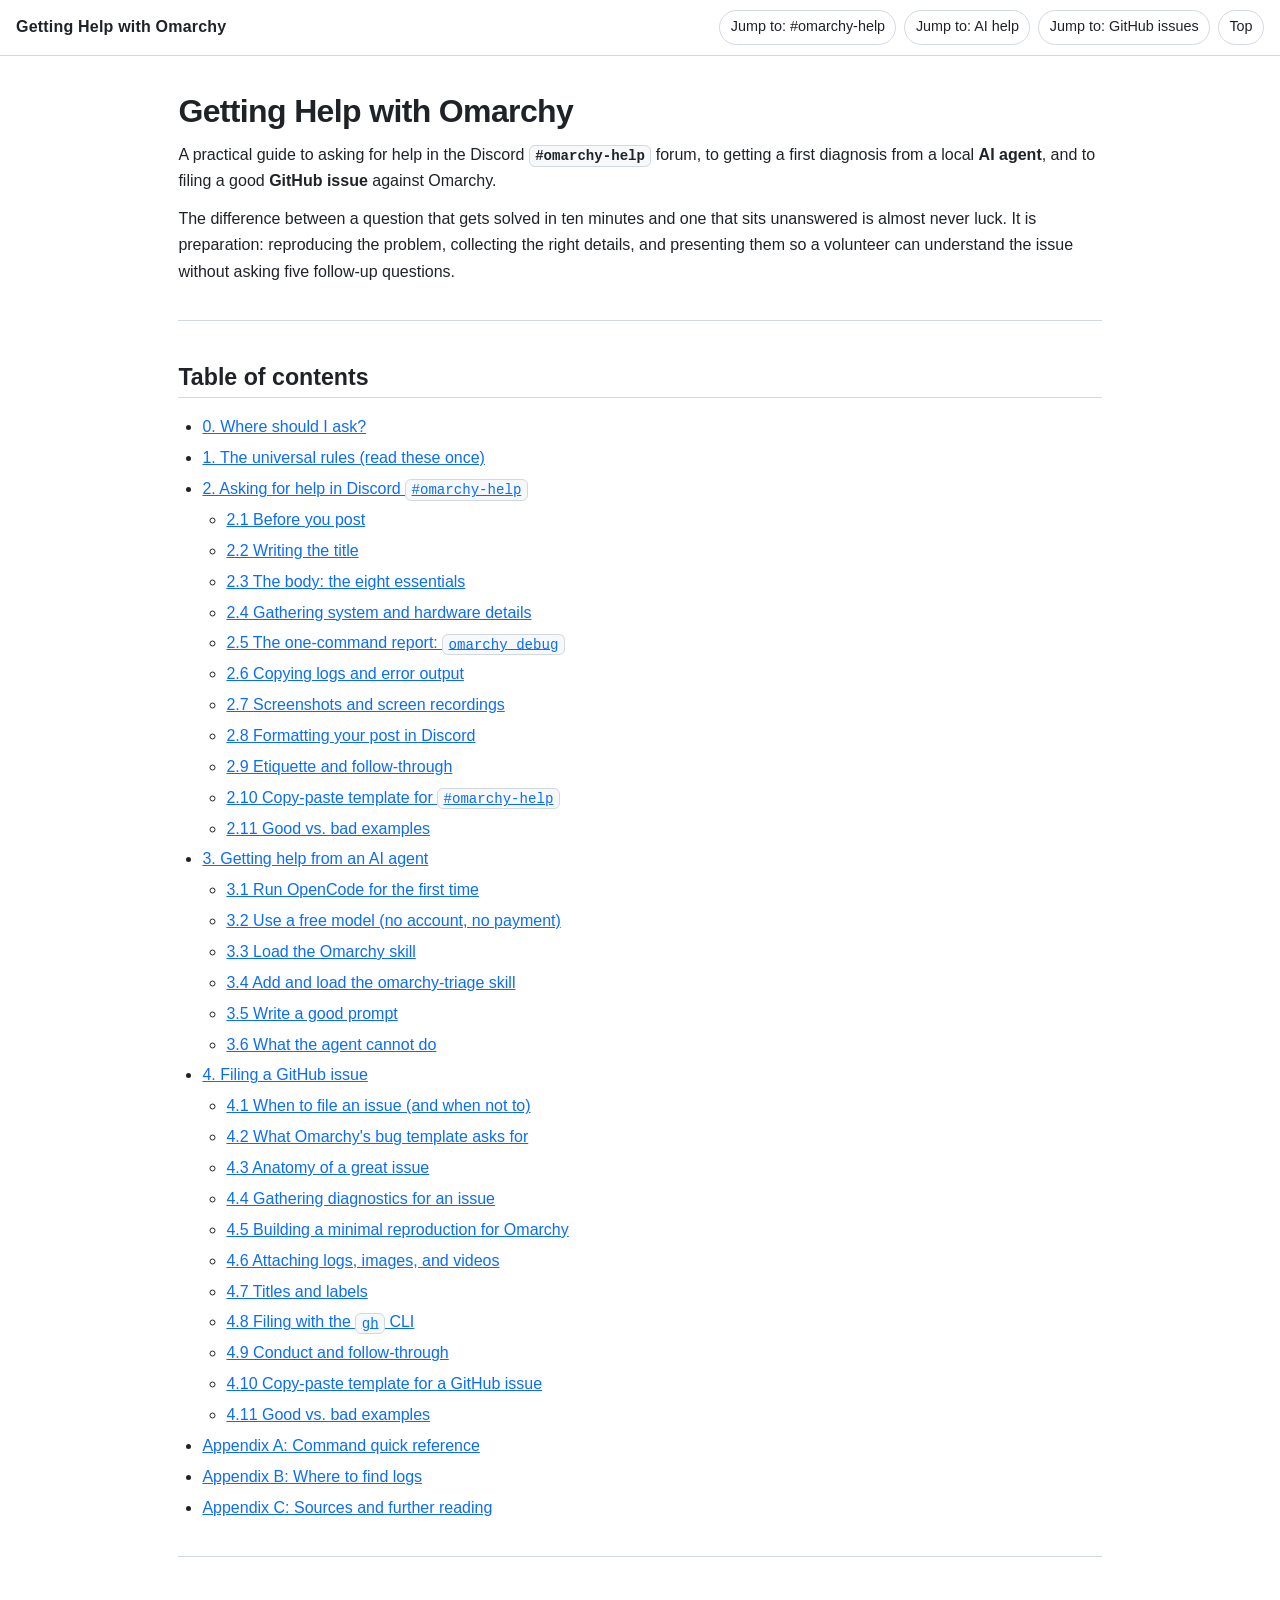
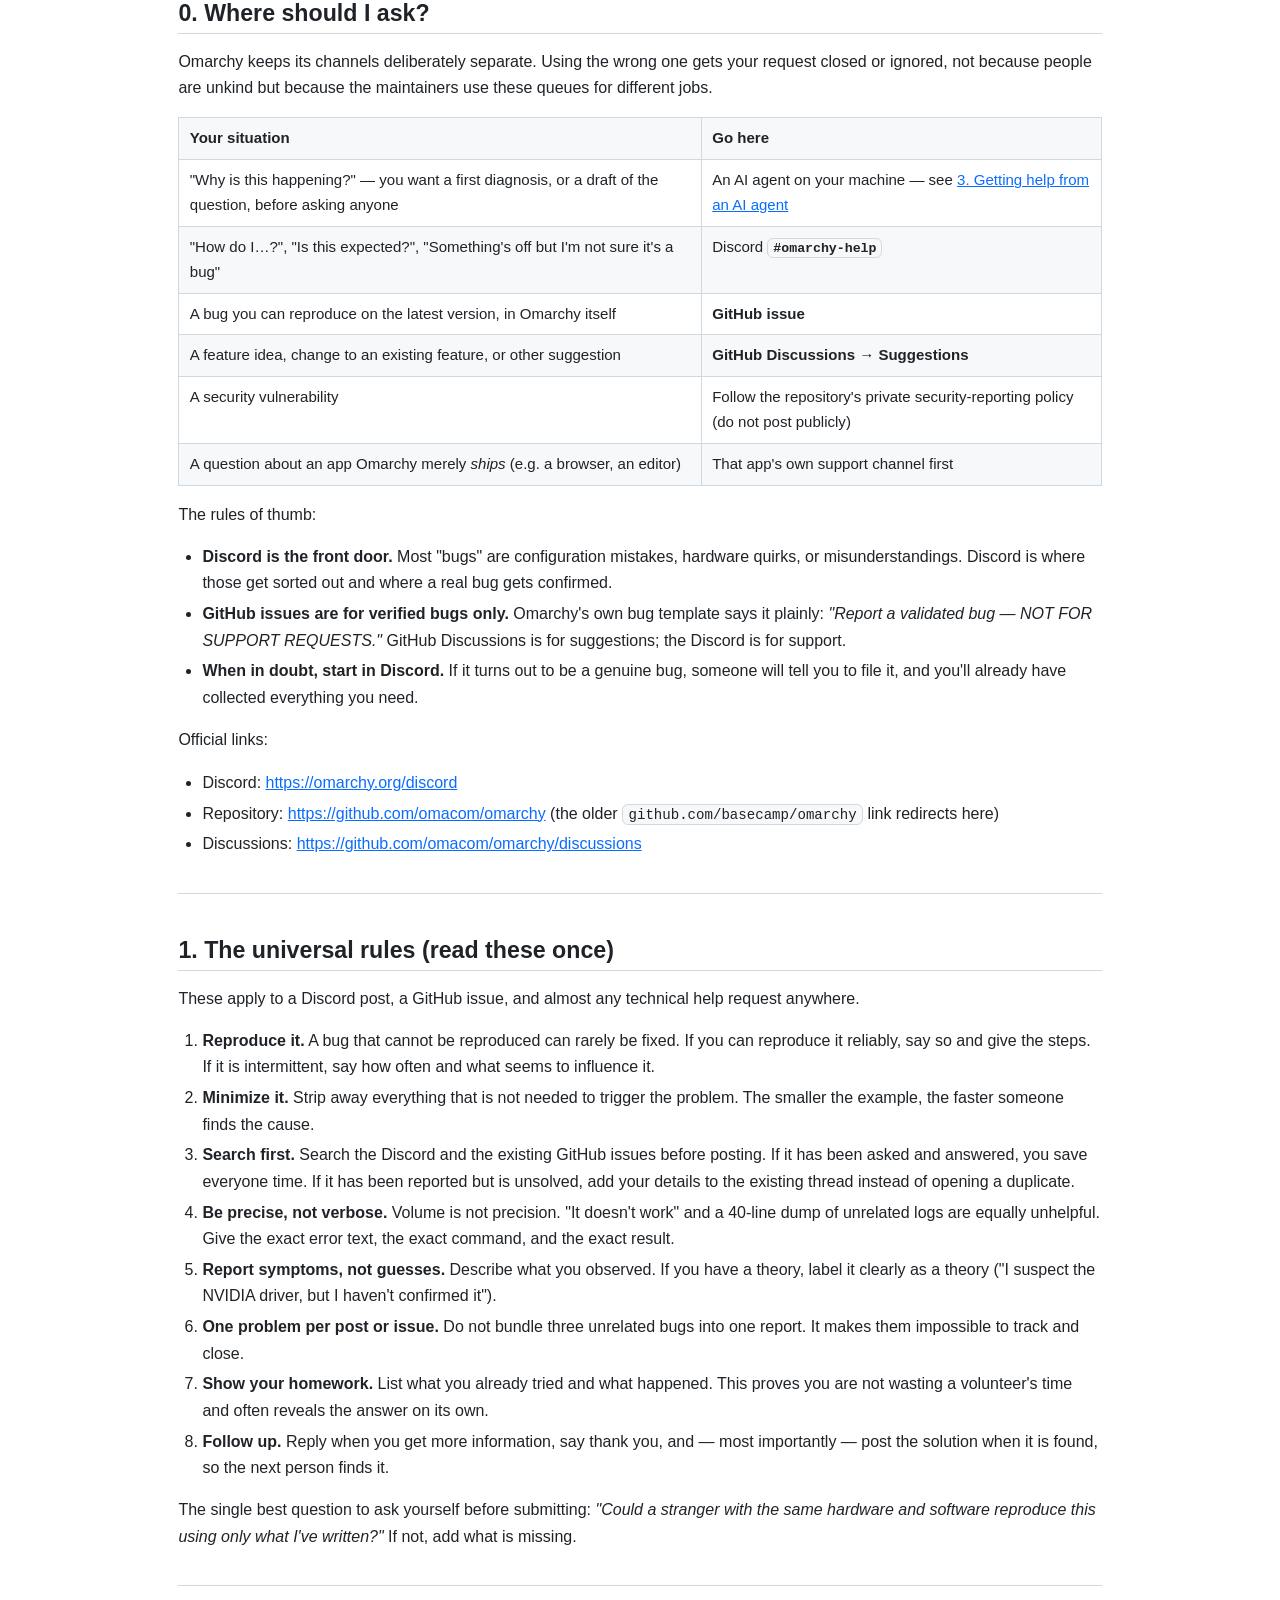
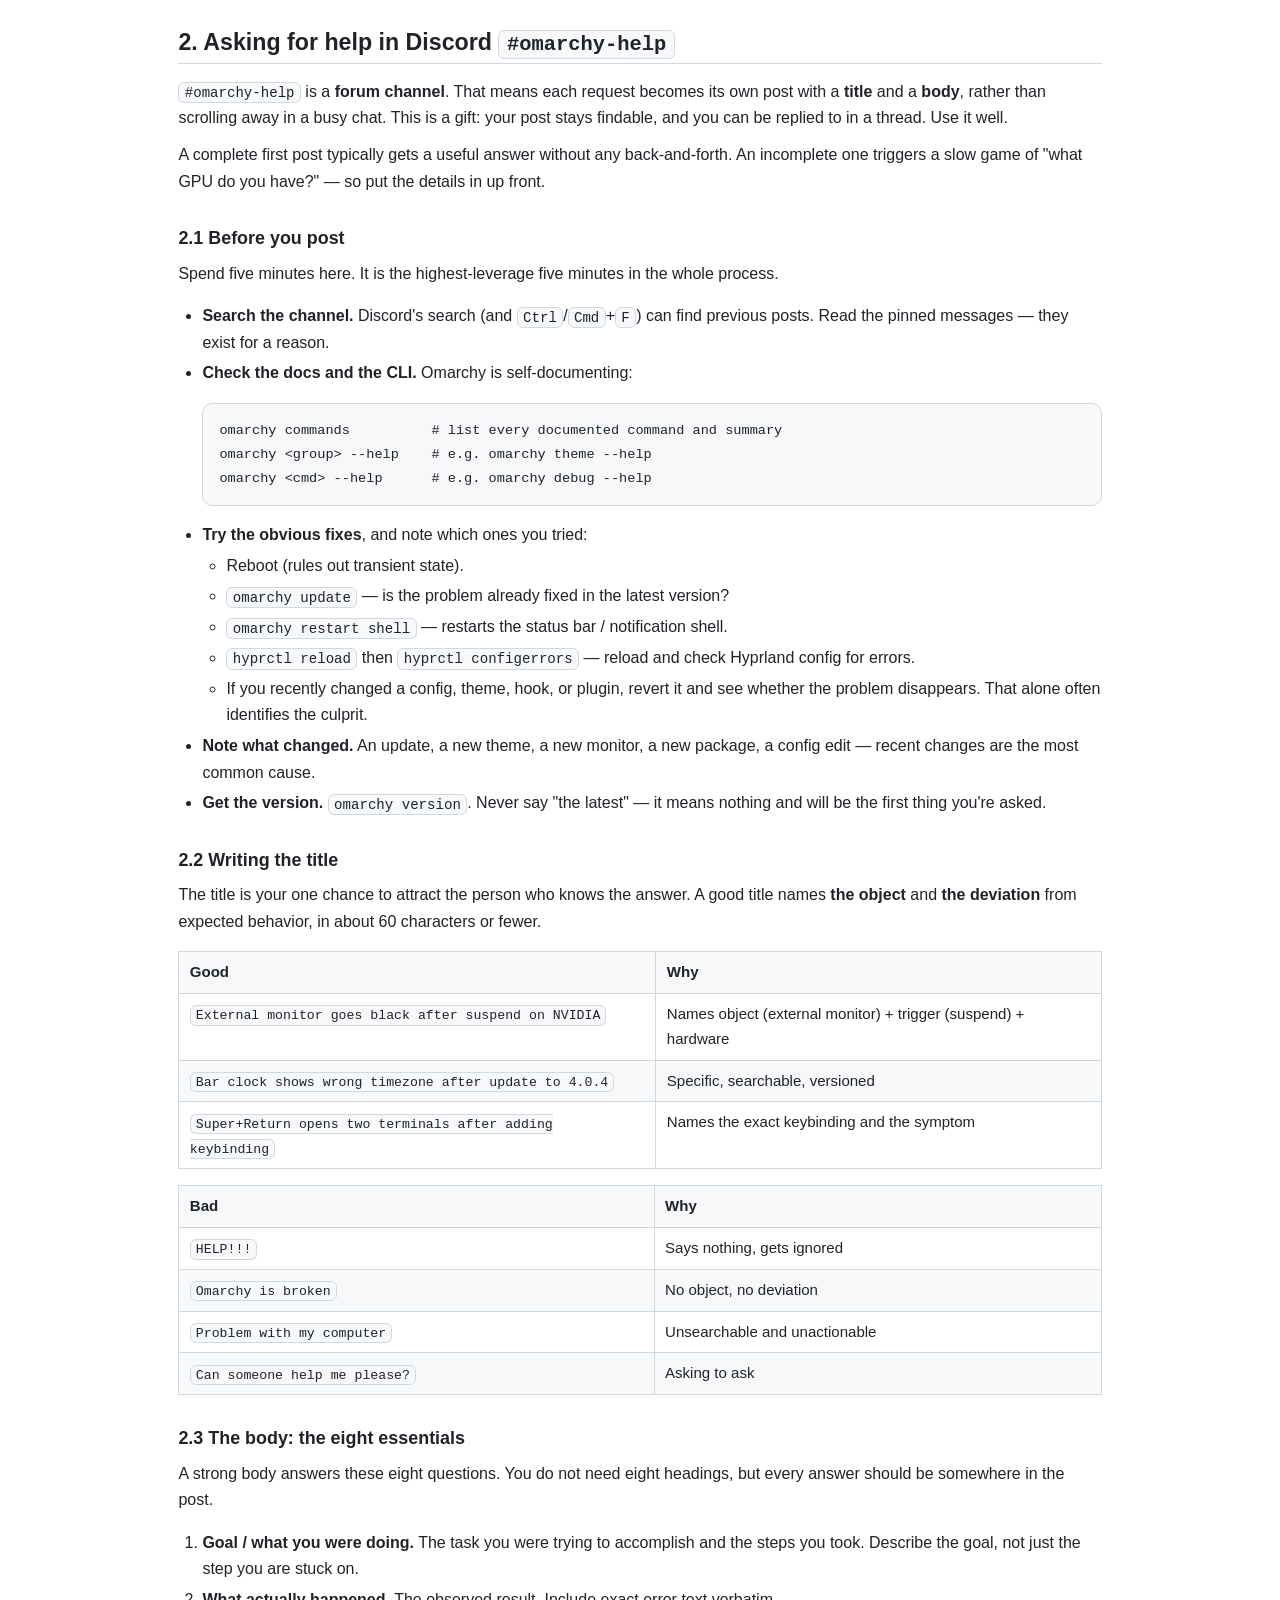
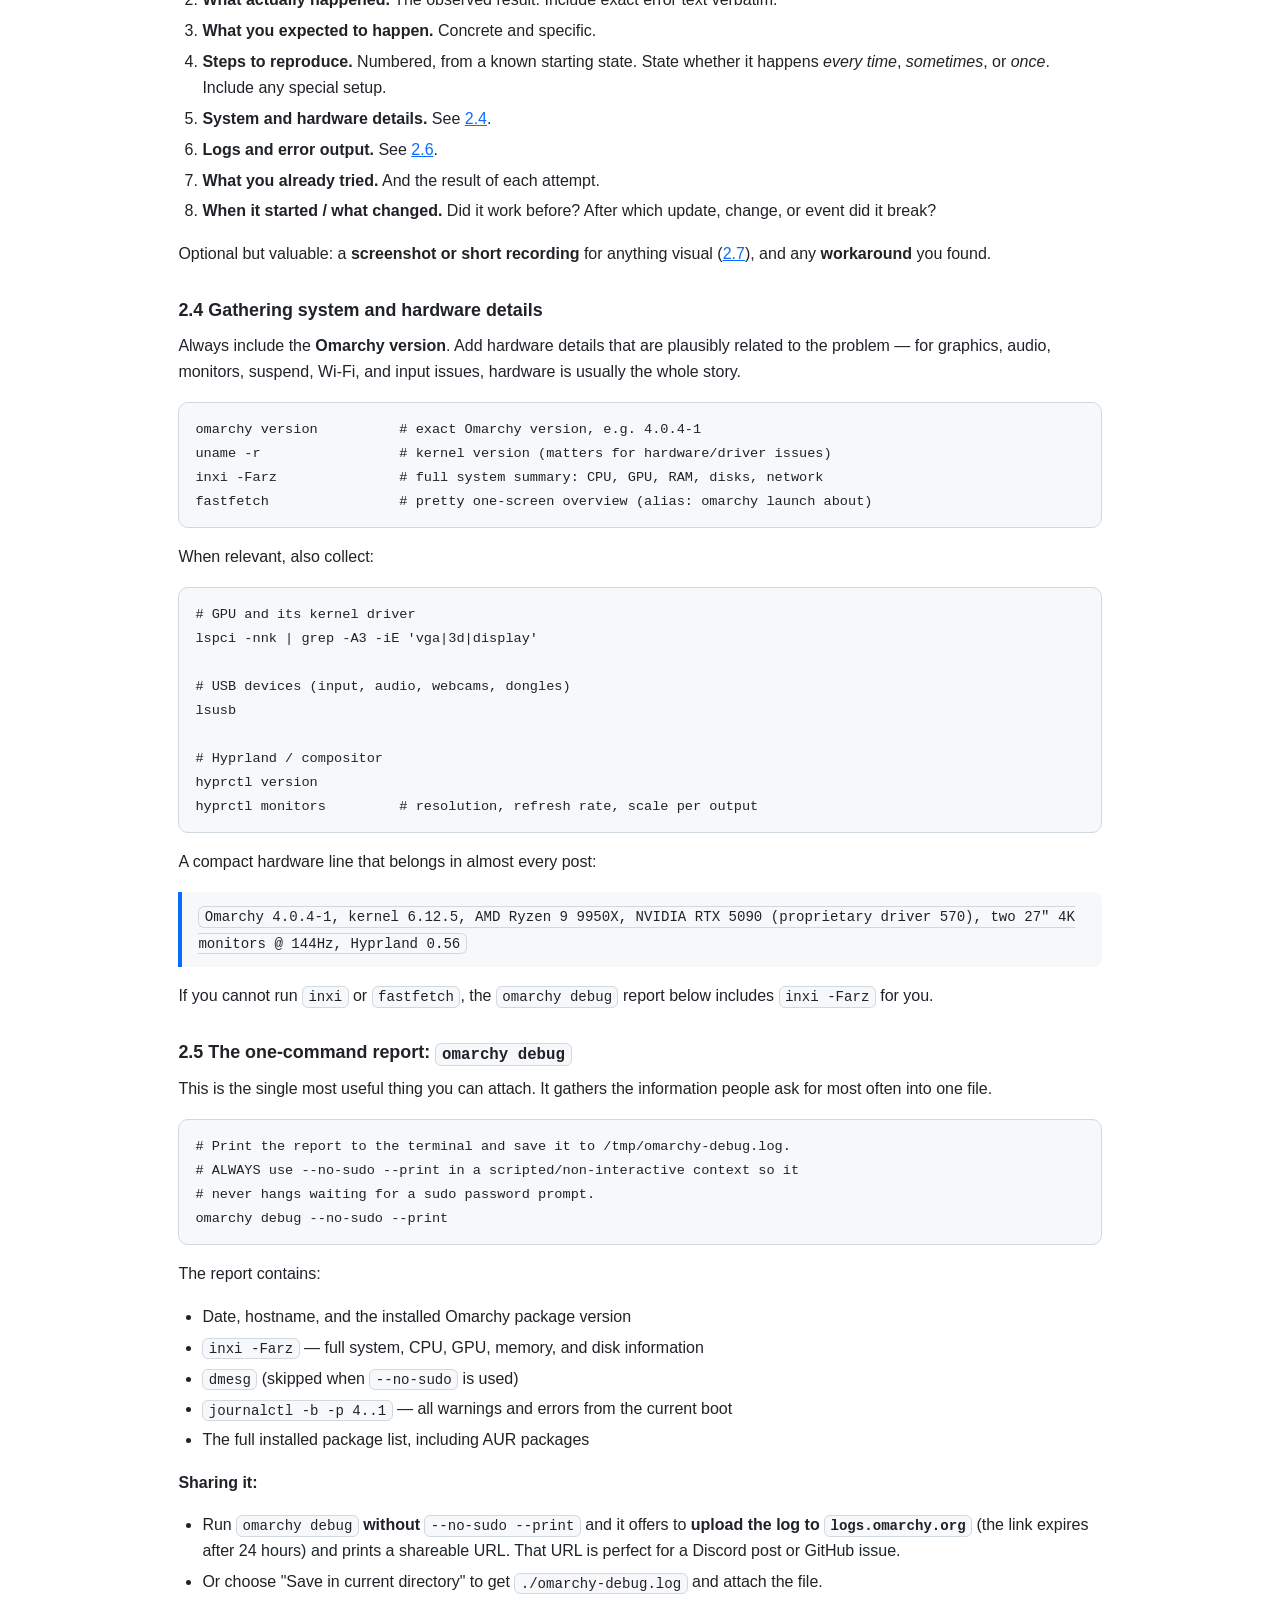
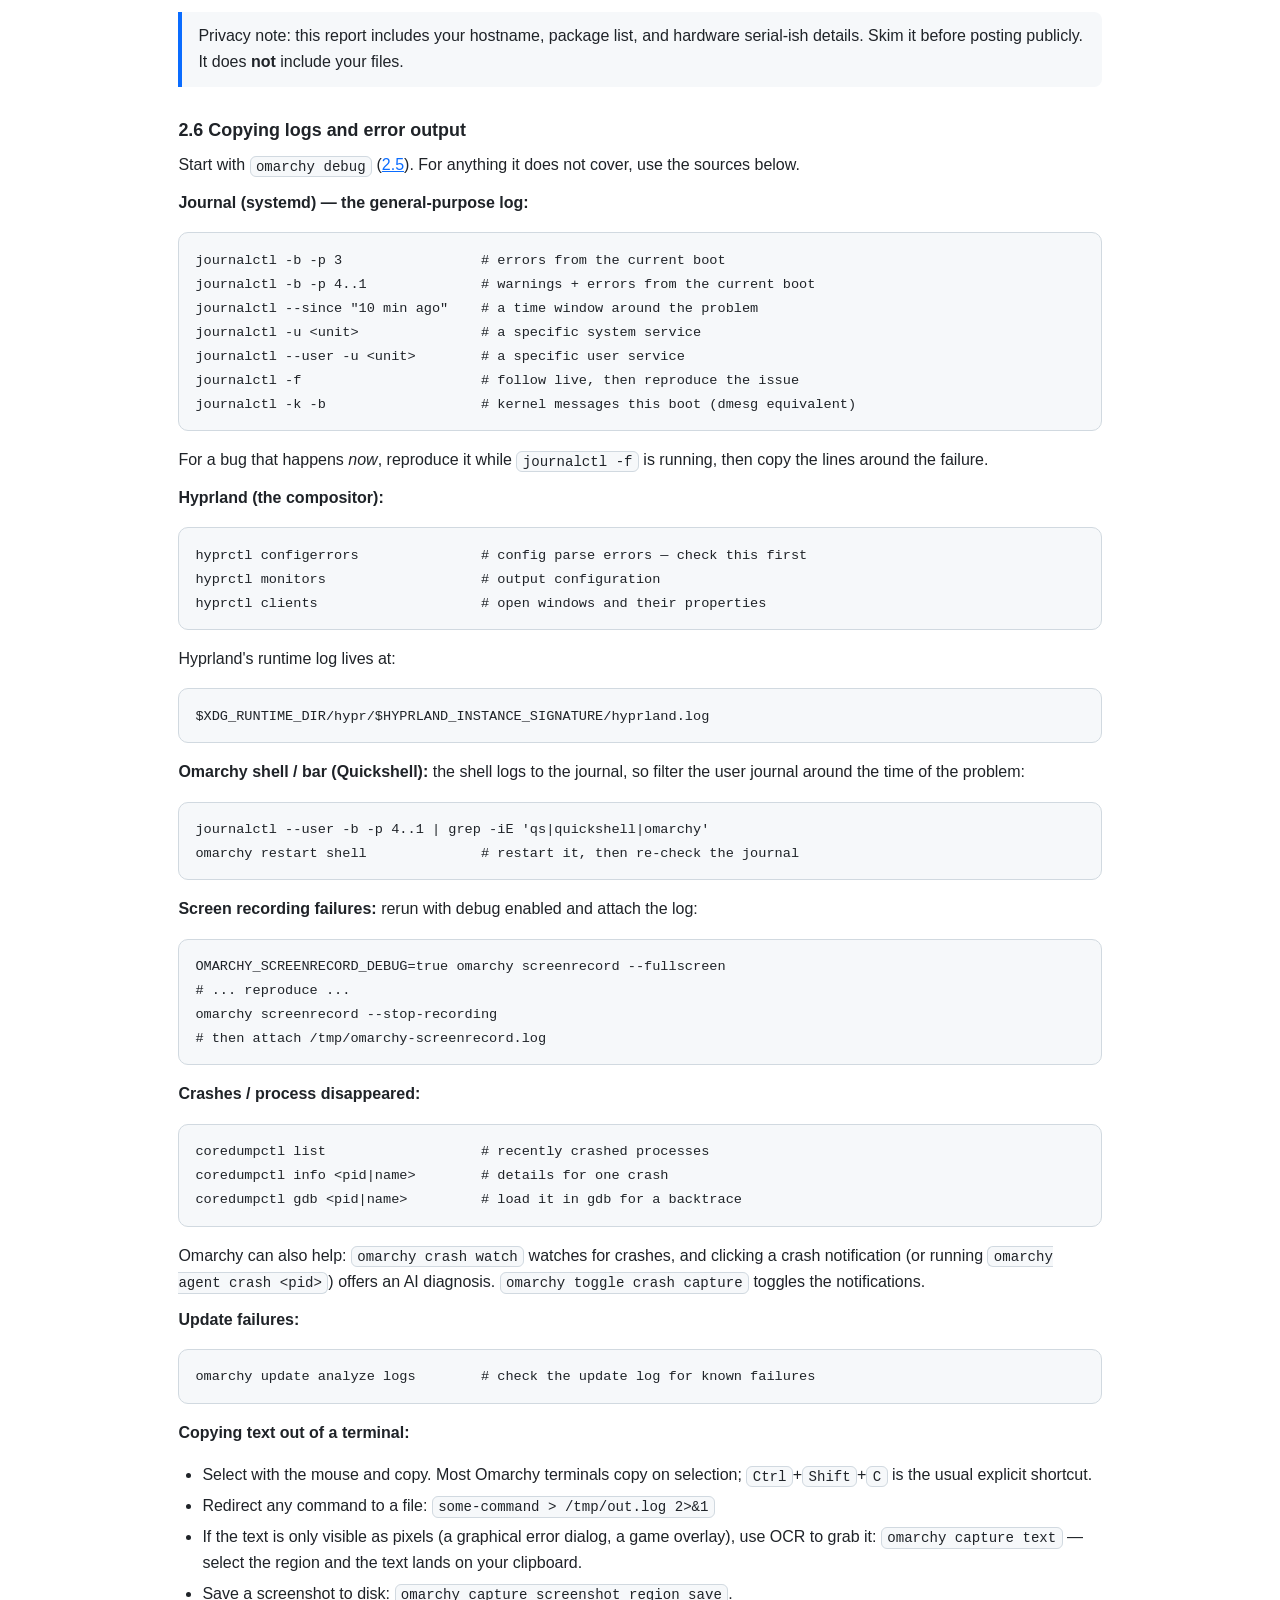
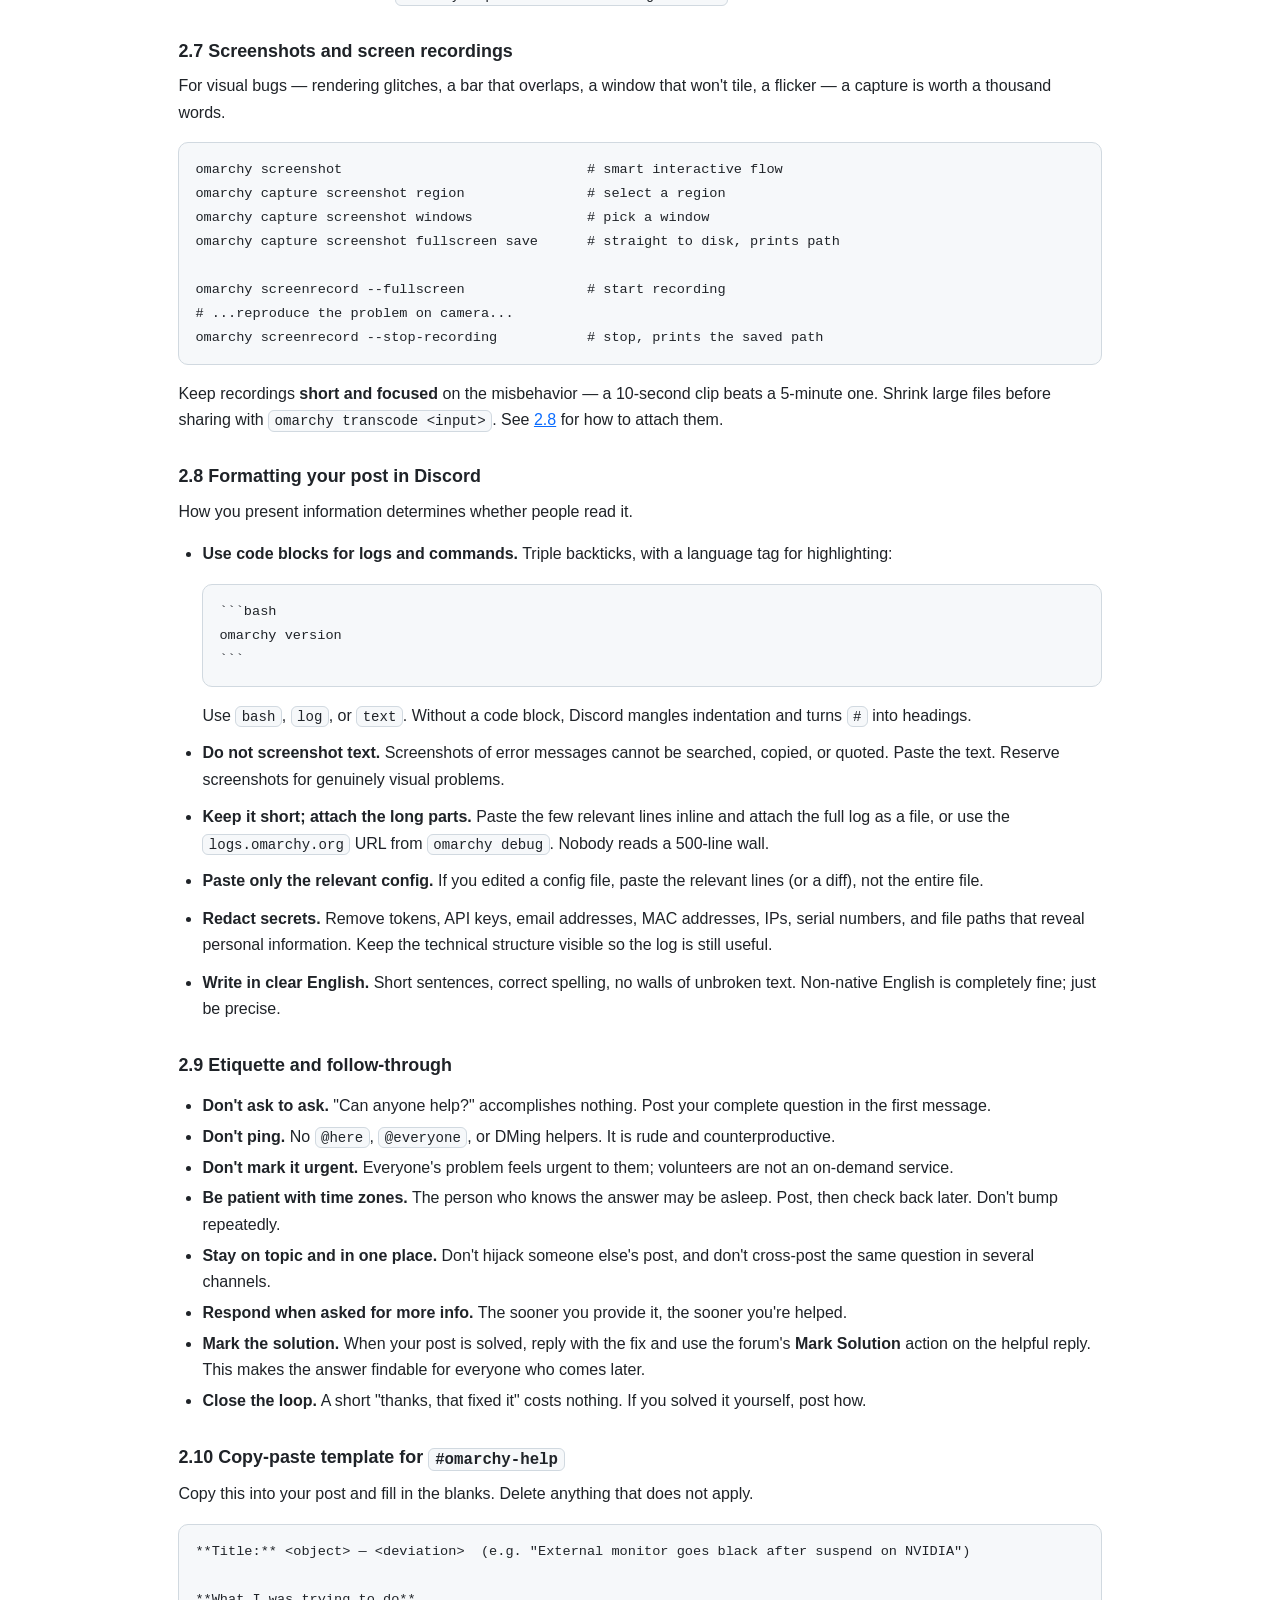
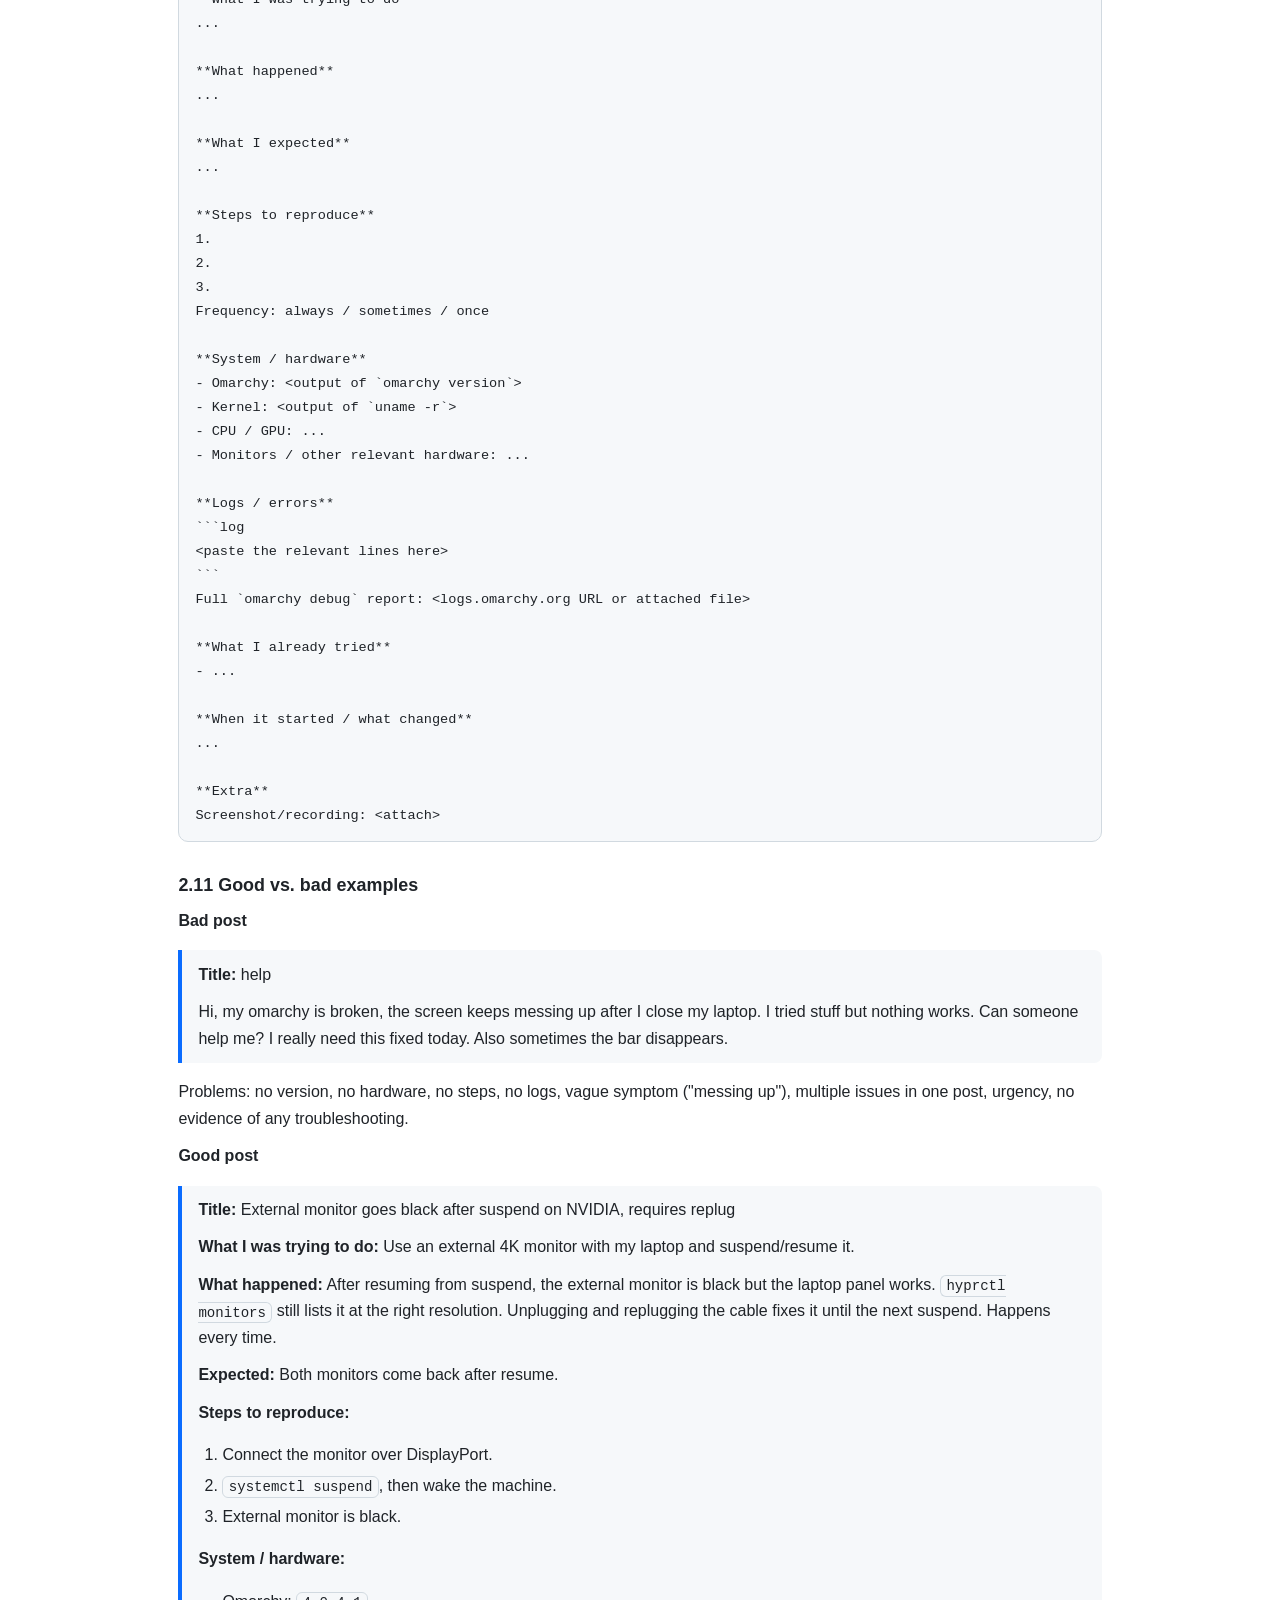
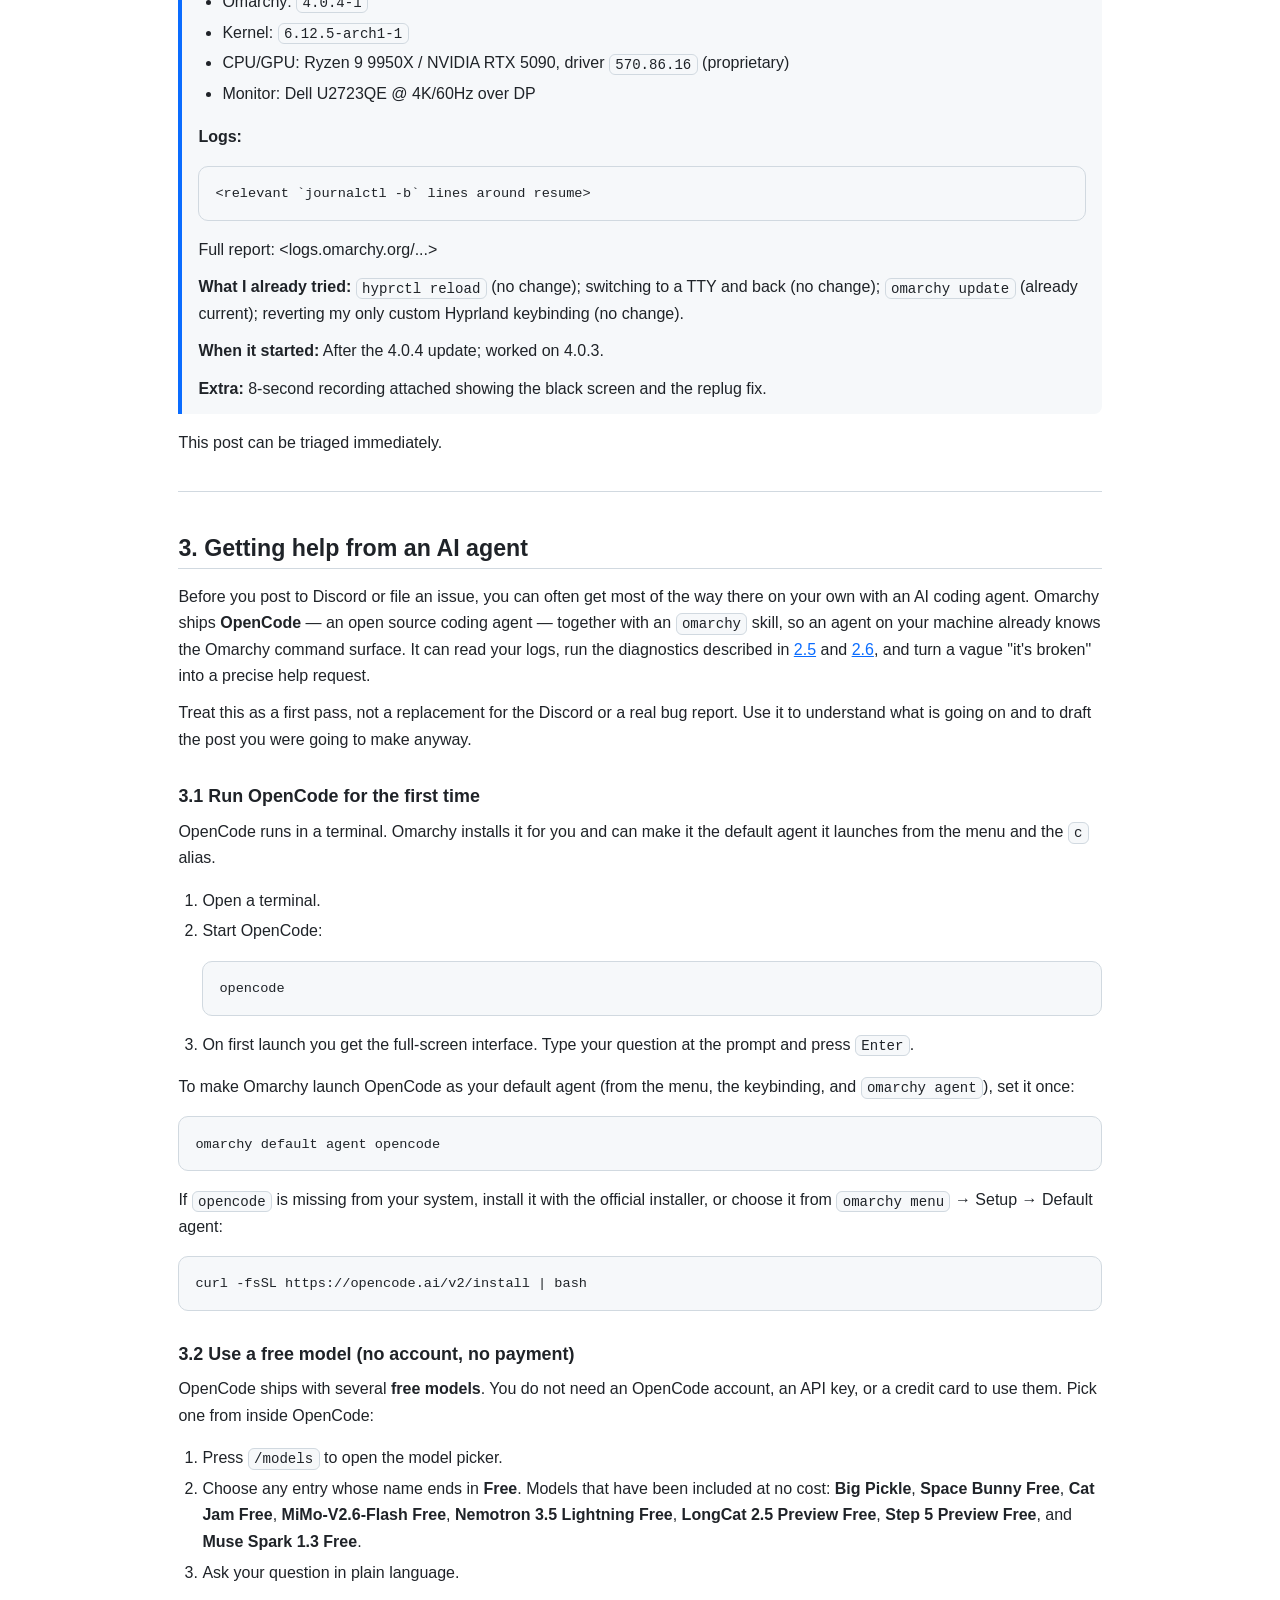
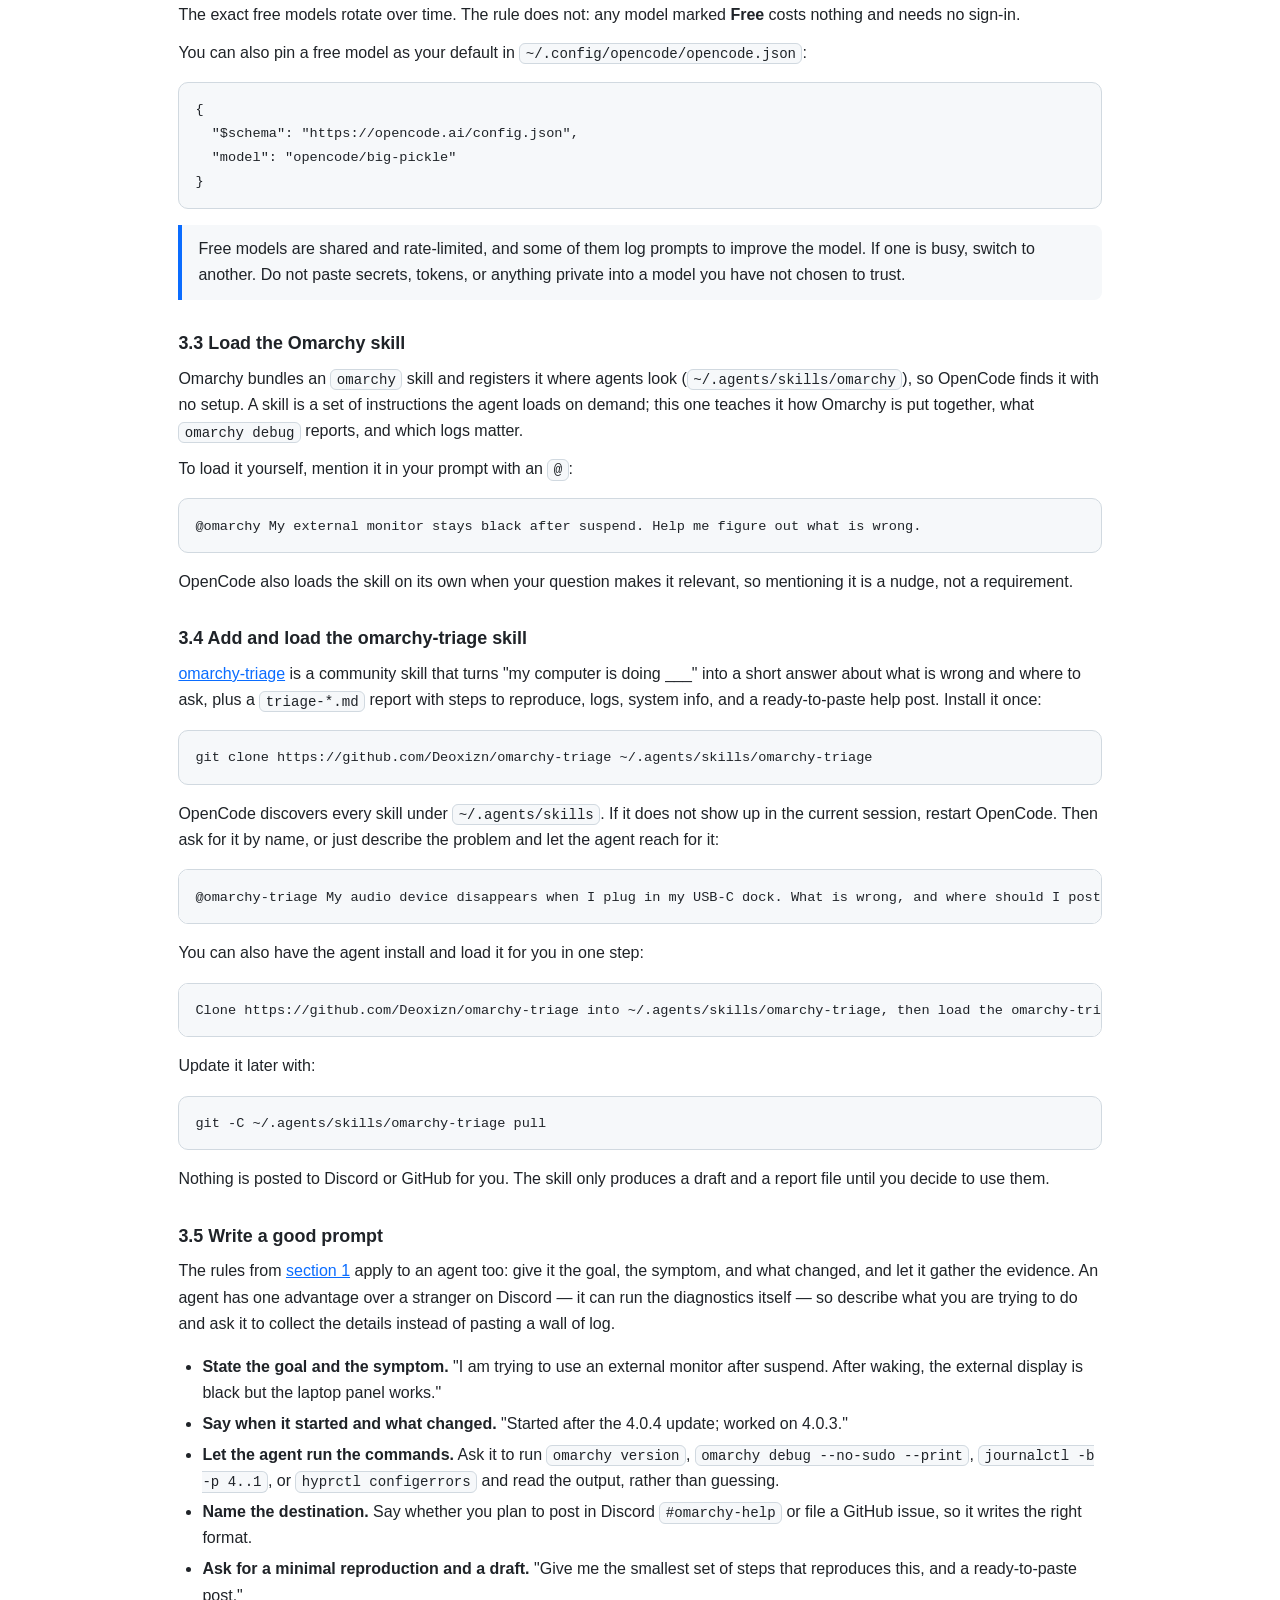
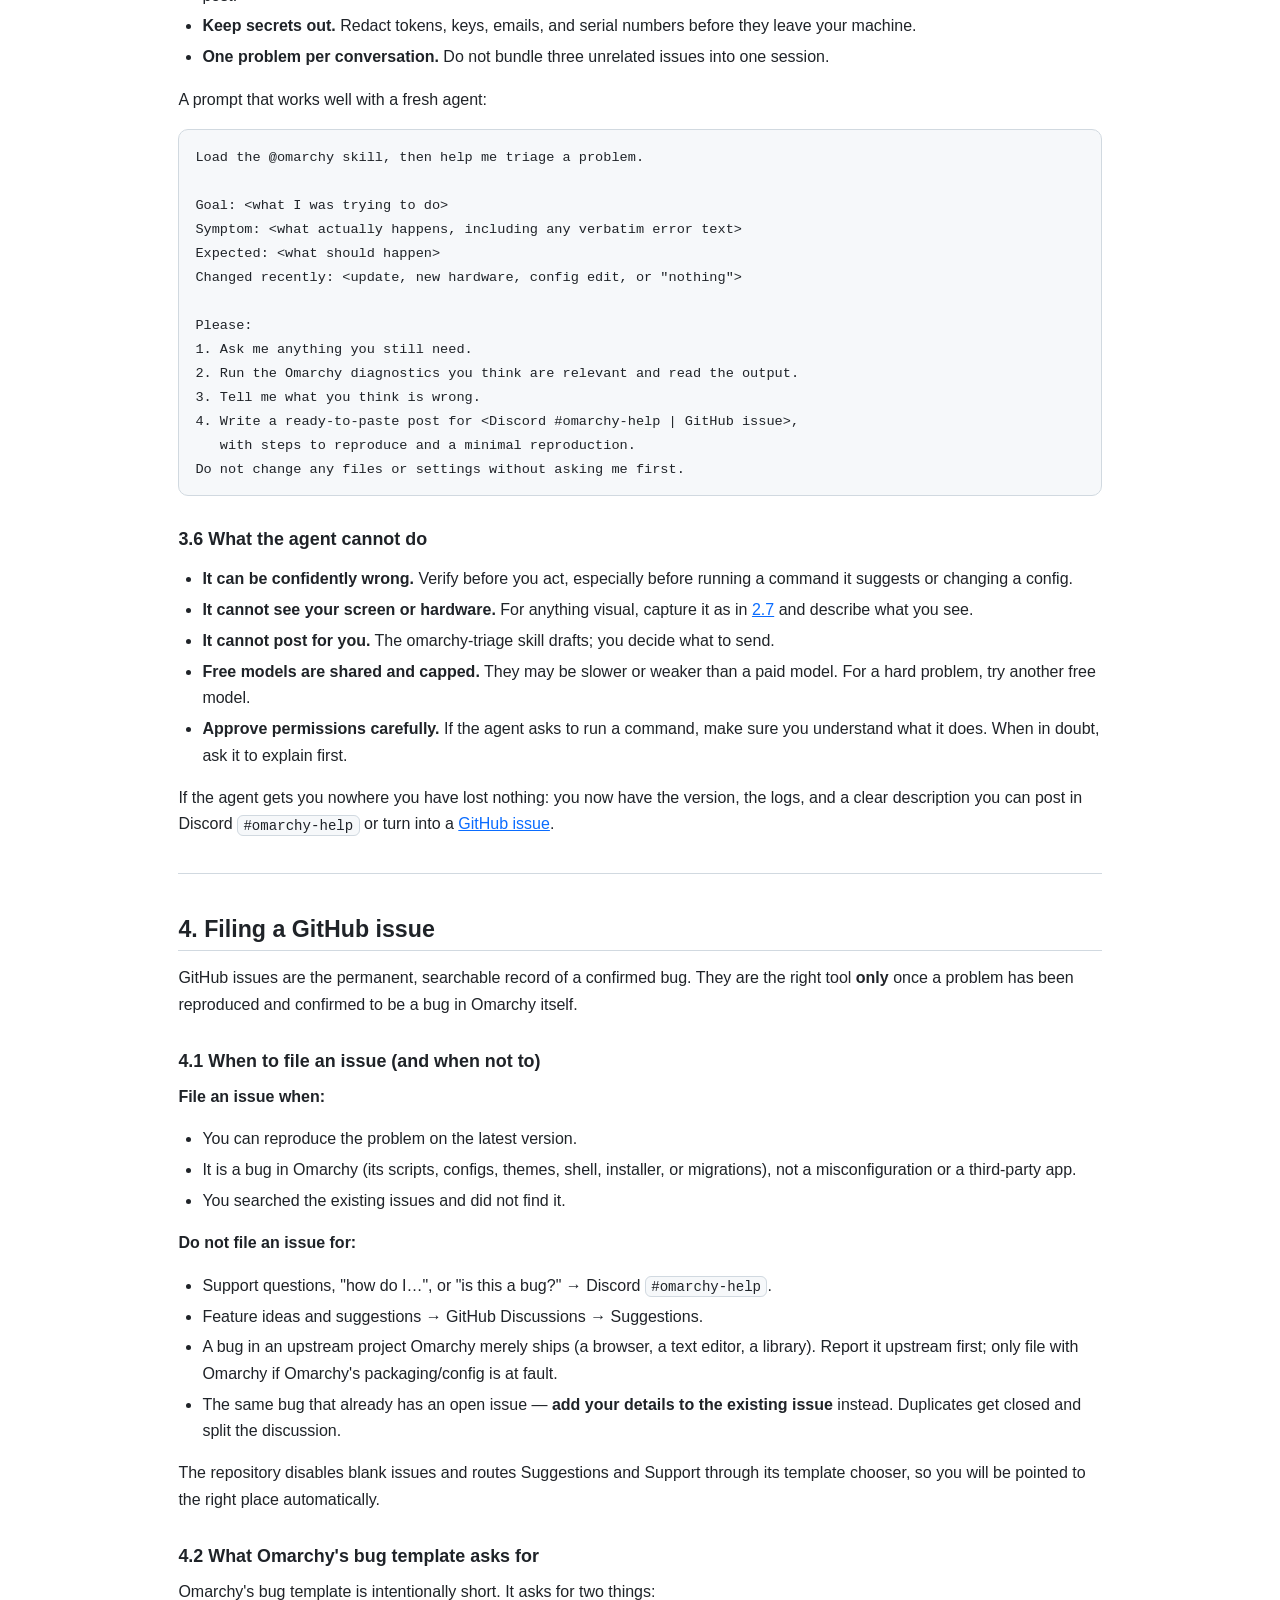
<file: omarchy-getting-help.html>
<!DOCTYPE html>
<html lang="en">
<head>
<meta charset="utf-8">
<meta name="viewport" content="width=device-width, initial-scale=1">
<title>Getting Help with Omarchy</title>
<style>
:root {
  --bg: #ffffff;
  --fg: #1f2328;
  --muted: #59636e;
  --border: #d1d9e0;
  --accent: #0a6cff;
  --accent-soft: #eaf2ff;
  --code-bg: #f6f8fa;
  --quote-bg: #f6f8fa;
  --table-stripe: #f6f8fa;
  --max: 60rem;
}
@media (prefers-color-scheme: dark) {
  :root {
    --bg: #0d1117;
    --fg: #e6edf3;
    --muted: #9198a1;
    --border: #30363d;
    --accent: #6cb6ff;
    --accent-soft: #12233d;
    --code-bg: #161b22;
    --quote-bg: #161b22;
    --table-stripe: #161b22;
  }
}
* { box-sizing: border-box; }
html { scroll-behavior: smooth; }
body {
  margin: 0;
  background: var(--bg);
  color: var(--fg);
  font: 16px/1.65 -apple-system, BlinkMacSystemFont, "Segoe UI", Roboto,
        Helvetica, Arial, sans-serif;
  -webkit-text-size-adjust: 100%;
}
.topnav {
  position: sticky;
  top: 0;
  z-index: 50;
  display: flex;
  flex-wrap: wrap;
  gap: .5rem 1rem;
  align-items: center;
  justify-content: space-between;
  padding: .6rem 1rem;
  background: color-mix(in srgb, var(--bg) 88%, transparent);
  backdrop-filter: blur(8px);
  border-bottom: 1px solid var(--border);
}
.topnav .brand { font-weight: 700; letter-spacing: .2px; }
.topnav .links { display: flex; gap: .5rem; flex-wrap: wrap; }
.topnav a {
  color: var(--fg);
  text-decoration: none;
  font-size: .9rem;
  padding: .3rem .65rem;
  border: 1px solid var(--border);
  border-radius: 999px;
  white-space: nowrap;
}
.topnav a:hover { border-color: var(--accent); color: var(--accent); background: var(--accent-soft); }
main {
  max-width: var(--max);
  margin: 0 auto;
  padding: 2.2rem 1.15rem 4rem;
}
h1, h2, h3 { line-height: 1.25; scroll-margin-top: 4.5rem; }
h1 { font-size: 2rem; margin: 0 0 .6rem; letter-spacing: -.02em; }
h2 {
  font-size: 1.45rem;
  margin: 2.6rem 0 .9rem;
  padding-bottom: .35rem;
  border-bottom: 1px solid var(--border);
}
h3 { font-size: 1.12rem; margin: 2rem 0 .6rem; }
p { margin: .7rem 0; }
a { color: var(--accent); }
a:hover { text-decoration: underline; }
hr { border: 0; border-top: 1px solid var(--border); margin: 2.2rem 0; }
ul, ol { padding-left: 1.5rem; }
li { margin: .28rem 0; }
code {
  font-family: ui-monospace, SFMono-Regular, "SF Mono", Menlo, Consolas,
               "Liberation Mono", monospace;
  font-size: .88em;
  background: var(--code-bg);
  border: 1px solid var(--border);
  border-radius: 6px;
  padding: .12em .38em;
}
pre {
  background: var(--code-bg);
  border: 1px solid var(--border);
  border-radius: 10px;
  padding: .9rem 1rem;
  overflow-x: auto;
  line-height: 1.5;
}
pre code { background: none; border: 0; padding: 0; font-size: .85rem; }
blockquote {
  margin: 1rem 0;
  padding: .5rem 1rem;
  background: var(--quote-bg);
  border-left: 4px solid var(--accent);
  border-radius: 0 8px 8px 0;
  color: var(--fg);
}
blockquote p:first-child { margin-top: .2rem; }
blockquote p:last-child { margin-bottom: .2rem; }
table {
  border-collapse: collapse;
  width: 100%;
  margin: 1rem 0;
  font-size: .94rem;
}
th, td { border: 1px solid var(--border); padding: .5rem .65rem; text-align: left; vertical-align: top; }
thead th { background: var(--code-bg); }
tbody tr:nth-child(even) { background: var(--table-stripe); }
@media (max-width: 720px) {
  table { display: block; overflow-x: auto; }
  h1 { font-size: 1.6rem; }
}
footer {
  max-width: var(--max);
  margin: 0 auto;
  padding: 1.5rem 1.15rem 3rem;
  color: var(--muted);
  font-size: .85rem;
  border-top: 1px solid var(--border);
}
.toc-note { color: var(--muted); font-size: .9rem; }
</style>
</head>
<body>
<a id="top"></a>
<nav class="topnav">
  <span class="brand">Getting Help with Omarchy</span>
  <span class="links">
    <a href="#2-asking-for-help-in-discord-omarchy-help">Jump to: #omarchy-help</a>
    <a href="#3-getting-help-from-an-ai-agent">Jump to: AI help</a>
    <a href="#4-filing-a-github-issue">Jump to: GitHub issues</a>
    <a href="#top">Top</a>
  </span>
</nav>
<main>
<h1 id="getting-help-with-omarchy">Getting Help with Omarchy</h1>
<p>A practical guide to asking for help in the Discord <strong><code>#omarchy-help</code></strong> forum,
to getting a first diagnosis from a local <strong>AI agent</strong>, and to filing a good
<strong>GitHub issue</strong> against Omarchy.</p>
<p>The difference between a question that gets solved in ten minutes and one that
sits unanswered is almost never luck. It is preparation: reproducing the
problem, collecting the right details, and presenting them so a volunteer can
understand the issue without asking five follow-up questions.</p>
<hr>
<h2 id="table-of-contents">Table of contents</h2>
<ul>
<li><a href="#0-where-should-i-ask">0. Where should I ask?</a></li>
<li><a href="#1-the-universal-rules-read-these-once">1. The universal rules (read these once)</a></li>
<li><a href="#2-asking-for-help-in-discord-omarchy-help">2. Asking for help in Discord <code>#omarchy-help</code></a><ul>
<li><a href="#21-before-you-post">2.1 Before you post</a></li>
<li><a href="#22-writing-the-title">2.2 Writing the title</a></li>
<li><a href="#23-the-body-the-eight-essentials">2.3 The body: the eight essentials</a></li>
<li><a href="#24-gathering-system-and-hardware-details">2.4 Gathering system and hardware details</a></li>
<li><a href="#25-the-one-command-report-omarchy-debug">2.5 The one-command report: <code>omarchy debug</code></a></li>
<li><a href="#26-copying-logs-and-error-output">2.6 Copying logs and error output</a></li>
<li><a href="#27-screenshots-and-screen-recordings">2.7 Screenshots and screen recordings</a></li>
<li><a href="#28-formatting-your-post-in-discord">2.8 Formatting your post in Discord</a></li>
<li><a href="#29-etiquette-and-follow-through">2.9 Etiquette and follow-through</a></li>
<li><a href="#210-copy-paste-template-for-omarchy-help">2.10 Copy-paste template for <code>#omarchy-help</code></a></li>
<li><a href="#211-good-vs-bad-examples">2.11 Good vs. bad examples</a></li>
</ul>
</li>
<li><a href="#3-getting-help-from-an-ai-agent">3. Getting help from an AI agent</a><ul>
<li><a href="#31-run-opencode-for-the-first-time">3.1 Run OpenCode for the first time</a></li>
<li><a href="#32-use-a-free-model">3.2 Use a free model (no account, no payment)</a></li>
<li><a href="#33-load-the-omarchy-skill">3.3 Load the Omarchy skill</a></li>
<li><a href="#34-add-and-load-the-omarchy-triage-skill">3.4 Add and load the omarchy-triage skill</a></li>
<li><a href="#35-write-a-good-prompt">3.5 Write a good prompt</a></li>
<li><a href="#36-what-the-agent-cannot-do">3.6 What the agent cannot do</a></li>
</ul>
</li>
<li><a href="#4-filing-a-github-issue">4. Filing a GitHub issue</a><ul>
<li><a href="#41-when-to-file-an-issue-and-when-not-to">4.1 When to file an issue (and when not to)</a></li>
<li><a href="#42-what-omarchys-bug-template-asks-for">4.2 What Omarchy&#39;s bug template asks for</a></li>
<li><a href="#43-anatomy-of-a-great-issue">4.3 Anatomy of a great issue</a></li>
<li><a href="#44-gathering-diagnostics-for-an-issue">4.4 Gathering diagnostics for an issue</a></li>
<li><a href="#45-building-a-minimal-reproduction-for-omarchy">4.5 Building a minimal reproduction for Omarchy</a></li>
<li><a href="#46-attaching-logs-images-and-videos">4.6 Attaching logs, images, and videos</a></li>
<li><a href="#47-titles-and-labels">4.7 Titles and labels</a></li>
<li><a href="#48-filing-with-the-gh-cli">4.8 Filing with the <code>gh</code> CLI</a></li>
<li><a href="#49-conduct-and-follow-through">4.9 Conduct and follow-through</a></li>
<li><a href="#410-copy-paste-template-for-a-github-issue">4.10 Copy-paste template for a GitHub issue</a></li>
<li><a href="#411-good-vs-bad-examples">4.11 Good vs. bad examples</a></li>
</ul>
</li>
<li><a href="#appendix-a-command-quick-reference">Appendix A: Command quick reference</a></li>
<li><a href="#appendix-b-where-to-find-logs">Appendix B: Where to find logs</a></li>
<li><a href="#appendix-c-sources-and-further-reading">Appendix C: Sources and further reading</a></li>
</ul>
<hr>
<h2 id="0-where-should-i-ask">0. Where should I ask?</h2>
<p>Omarchy keeps its channels deliberately separate. Using the wrong one gets your
request closed or ignored, not because people are unkind but because the
maintainers use these queues for different jobs.</p>
<table>
<thead>
<tr>
<th>Your situation</th>
<th>Go here</th>
</tr>
</thead>
<tbody><tr>
<td>&quot;Why is this happening?&quot; — you want a first diagnosis, or a draft of the question, before asking anyone</td>
<td>An AI agent on your machine — see <a href="#3-getting-help-from-an-ai-agent">3. Getting help from an AI agent</a></td>
</tr>
<tr>
<td>&quot;How do I…?&quot;, &quot;Is this expected?&quot;, &quot;Something&#39;s off but I&#39;m not sure it&#39;s a bug&quot;</td>
<td>Discord <strong><code>#omarchy-help</code></strong></td>
</tr>
<tr>
<td>A bug you can reproduce on the latest version, in Omarchy itself</td>
<td><strong>GitHub issue</strong></td>
</tr>
<tr>
<td>A feature idea, change to an existing feature, or other suggestion</td>
<td><strong>GitHub Discussions → Suggestions</strong></td>
</tr>
<tr>
<td>A security vulnerability</td>
<td>Follow the repository&#39;s private security-reporting policy (do not post publicly)</td>
</tr>
<tr>
<td>A question about an app Omarchy merely <em>ships</em> (e.g. a browser, an editor)</td>
<td>That app&#39;s own support channel first</td>
</tr>
</tbody></table>
<p>The rules of thumb:</p>
<ul>
<li><strong>Discord is the front door.</strong> Most &quot;bugs&quot; are configuration mistakes,
hardware quirks, or misunderstandings. Discord is where those get sorted out
and where a real bug gets confirmed.</li>
<li><strong>GitHub issues are for verified bugs only.</strong> Omarchy&#39;s own bug template says
it plainly: <em>&quot;Report a validated bug — NOT FOR SUPPORT REQUESTS.&quot;</em> GitHub
Discussions is for suggestions; the Discord is for support.</li>
<li><strong>When in doubt, start in Discord.</strong> If it turns out to be a genuine bug,
someone will tell you to file it, and you&#39;ll already have collected everything
you need.</li>
</ul>
<p>Official links:</p>
<ul>
<li>Discord: <a href="https://omarchy.org/discord">https://omarchy.org/discord</a></li>
<li>Repository: <a href="https://github.com/omacom/omarchy">https://github.com/omacom/omarchy</a> (the older
<code>github.com/basecamp/omarchy</code> link redirects here)</li>
<li>Discussions: <a href="https://github.com/omacom/omarchy/discussions">https://github.com/omacom/omarchy/discussions</a></li>
</ul>
<hr>
<h2 id="1-the-universal-rules-read-these-once">1. The universal rules (read these once)</h2>
<p>These apply to a Discord post, a GitHub issue, and almost any technical help
request anywhere.</p>
<ol>
<li><strong>Reproduce it.</strong> A bug that cannot be reproduced can rarely be fixed. If you
can reproduce it reliably, say so and give the steps. If it is intermittent,
say how often and what seems to influence it.</li>
<li><strong>Minimize it.</strong> Strip away everything that is not needed to trigger the
problem. The smaller the example, the faster someone finds the cause.</li>
<li><strong>Search first.</strong> Search the Discord and the existing GitHub issues before
posting. If it has been asked and answered, you save everyone time. If it has
been reported but is unsolved, add your details to the existing thread
instead of opening a duplicate.</li>
<li><strong>Be precise, not verbose.</strong> Volume is not precision. &quot;It doesn&#39;t work&quot; and a
40-line dump of unrelated logs are equally unhelpful. Give the exact error
text, the exact command, and the exact result.</li>
<li><strong>Report symptoms, not guesses.</strong> Describe what you observed. If you have a
theory, label it clearly as a theory (&quot;I suspect the NVIDIA driver, but I
haven&#39;t confirmed it&quot;).</li>
<li><strong>One problem per post or issue.</strong> Do not bundle three unrelated bugs into
one report. It makes them impossible to track and close.</li>
<li><strong>Show your homework.</strong> List what you already tried and what happened. This
proves you are not wasting a volunteer&#39;s time and often reveals the answer
on its own.</li>
<li><strong>Follow up.</strong> Reply when you get more information, say thank you, and — most
importantly — post the solution when it is found, so the next person finds it.</li>
</ol>
<p>The single best question to ask yourself before submitting: <em>&quot;Could a stranger
with the same hardware and software reproduce this using only what I&#39;ve
written?&quot;</em> If not, add what is missing.</p>
<hr>
<h2 id="2-asking-for-help-in-discord-omarchy-help">2. Asking for help in Discord <code>#omarchy-help</code></h2>
<p><code>#omarchy-help</code> is a <strong>forum channel</strong>. That means each request becomes its own
post with a <strong>title</strong> and a <strong>body</strong>, rather than scrolling away in a busy chat.
This is a gift: your post stays findable, and you can be replied to in a thread.
Use it well.</p>
<p>A complete first post typically gets a useful answer without any back-and-forth.
An incomplete one triggers a slow game of &quot;what GPU do you have?&quot; — so put the
details in up front.</p>
<h3 id="21-before-you-post">2.1 Before you post</h3>
<p>Spend five minutes here. It is the highest-leverage five minutes in the whole
process.</p>
<ul>
<li><strong>Search the channel.</strong> Discord&#39;s search (and <code>Ctrl</code>/<code>Cmd</code>+<code>F</code>) can find
previous posts. Read the pinned messages — they exist for a reason.</li>
<li><strong>Check the docs and the CLI.</strong> Omarchy is self-documenting:<pre><code class="language-bash">omarchy commands          # list every documented command and summary
omarchy &lt;group&gt; --help    # e.g. omarchy theme --help
omarchy &lt;cmd&gt; --help      # e.g. omarchy debug --help
</code></pre>
</li>
<li><strong>Try the obvious fixes</strong>, and note which ones you tried:<ul>
<li>Reboot (rules out transient state).</li>
<li><code>omarchy update</code> — is the problem already fixed in the latest version?</li>
<li><code>omarchy restart shell</code> — restarts the status bar / notification shell.</li>
<li><code>hyprctl reload</code> then <code>hyprctl configerrors</code> — reload and check Hyprland
config for errors.</li>
<li>If you recently changed a config, theme, hook, or plugin, revert it and see
whether the problem disappears. That alone often identifies the culprit.</li>
</ul>
</li>
<li><strong>Note what changed.</strong> An update, a new theme, a new monitor, a new package, a
config edit — recent changes are the most common cause.</li>
<li><strong>Get the version.</strong> <code>omarchy version</code>. Never say &quot;the latest&quot; — it means
nothing and will be the first thing you&#39;re asked.</li>
</ul>
<h3 id="22-writing-the-title">2.2 Writing the title</h3>
<p>The title is your one chance to attract the person who knows the answer. A good
title names <strong>the object</strong> and <strong>the deviation</strong> from expected behavior, in about
60 characters or fewer.</p>
<table>
<thead>
<tr>
<th>Good</th>
<th>Why</th>
</tr>
</thead>
<tbody><tr>
<td><code>External monitor goes black after suspend on NVIDIA</code></td>
<td>Names object (external monitor) + trigger (suspend) + hardware</td>
</tr>
<tr>
<td><code>Bar clock shows wrong timezone after update to 4.0.4</code></td>
<td>Specific, searchable, versioned</td>
</tr>
<tr>
<td><code>Super+Return opens two terminals after adding keybinding</code></td>
<td>Names the exact keybinding and the symptom</td>
</tr>
</tbody></table>
<table>
<thead>
<tr>
<th>Bad</th>
<th>Why</th>
</tr>
</thead>
<tbody><tr>
<td><code>HELP!!!</code></td>
<td>Says nothing, gets ignored</td>
</tr>
<tr>
<td><code>Omarchy is broken</code></td>
<td>No object, no deviation</td>
</tr>
<tr>
<td><code>Problem with my computer</code></td>
<td>Unsearchable and unactionable</td>
</tr>
<tr>
<td><code>Can someone help me please?</code></td>
<td>Asking to ask</td>
</tr>
</tbody></table>
<h3 id="23-the-body-the-eight-essentials">2.3 The body: the eight essentials</h3>
<p>A strong body answers these eight questions. You do not need eight headings, but
every answer should be somewhere in the post.</p>
<ol>
<li><strong>Goal / what you were doing.</strong> The task you were trying to accomplish and
the steps you took. Describe the goal, not just the step you are stuck on.</li>
<li><strong>What actually happened.</strong> The observed result. Include exact error text
verbatim.</li>
<li><strong>What you expected to happen.</strong> Concrete and specific.</li>
<li><strong>Steps to reproduce.</strong> Numbered, from a known starting state. State whether
it happens <em>every time</em>, <em>sometimes</em>, or <em>once</em>. Include any special setup.</li>
<li><strong>System and hardware details.</strong> See <a href="#24-gathering-system-and-hardware-details">2.4</a>.</li>
<li><strong>Logs and error output.</strong> See <a href="#26-copying-logs-and-error-output">2.6</a>.</li>
<li><strong>What you already tried.</strong> And the result of each attempt.</li>
<li><strong>When it started / what changed.</strong> Did it work before? After which update,
change, or event did it break?</li>
</ol>
<p>Optional but valuable: a <strong>screenshot or short recording</strong> for anything visual
(<a href="#27-screenshots-and-screen-recordings">2.7</a>), and any <strong>workaround</strong> you found.</p>
<h3 id="24-gathering-system-and-hardware-details">2.4 Gathering system and hardware details</h3>
<p>Always include the <strong>Omarchy version</strong>. Add hardware details that are plausibly
related to the problem — for graphics, audio, monitors, suspend, Wi-Fi, and
input issues, hardware is usually the whole story.</p>
<pre><code class="language-bash">omarchy version          # exact Omarchy version, e.g. 4.0.4-1
uname -r                 # kernel version (matters for hardware/driver issues)
inxi -Farz               # full system summary: CPU, GPU, RAM, disks, network
fastfetch                # pretty one-screen overview (alias: omarchy launch about)
</code></pre>
<p>When relevant, also collect:</p>
<pre><code class="language-bash"># GPU and its kernel driver
lspci -nnk | grep -A3 -iE &#39;vga|3d|display&#39;

# USB devices (input, audio, webcams, dongles)
lsusb

# Hyprland / compositor
hyprctl version
hyprctl monitors         # resolution, refresh rate, scale per output
</code></pre>
<p>A compact hardware line that belongs in almost every post:</p>
<blockquote>
<p><code>Omarchy 4.0.4-1, kernel 6.12.5, AMD Ryzen 9 9950X, NVIDIA RTX 5090 (proprietary driver 570), two 27&quot; 4K monitors @ 144Hz, Hyprland 0.56</code></p>
</blockquote>
<p>If you cannot run <code>inxi</code> or <code>fastfetch</code>, the <code>omarchy debug</code> report below
includes <code>inxi -Farz</code> for you.</p>
<h3 id="25-the-one-command-report-omarchy-debug">2.5 The one-command report: <code>omarchy debug</code></h3>
<p>This is the single most useful thing you can attach. It gathers the information
people ask for most often into one file.</p>
<pre><code class="language-bash"># Print the report to the terminal and save it to /tmp/omarchy-debug.log.
# ALWAYS use --no-sudo --print in a scripted/non-interactive context so it
# never hangs waiting for a sudo password prompt.
omarchy debug --no-sudo --print
</code></pre>
<p>The report contains:</p>
<ul>
<li>Date, hostname, and the installed Omarchy package version</li>
<li><code>inxi -Farz</code> — full system, CPU, GPU, memory, and disk information</li>
<li><code>dmesg</code> (skipped when <code>--no-sudo</code> is used)</li>
<li><code>journalctl -b -p 4..1</code> — all warnings and errors from the current boot</li>
<li>The full installed package list, including AUR packages</li>
</ul>
<p><strong>Sharing it:</strong></p>
<ul>
<li>Run <code>omarchy debug</code> <strong>without</strong> <code>--no-sudo --print</code> and it offers to
<strong>upload the log to <code>logs.omarchy.org</code></strong> (the link expires after 24 hours) and
prints a shareable URL. That URL is perfect for a Discord post or GitHub issue.</li>
<li>Or choose &quot;Save in current directory&quot; to get <code>./omarchy-debug.log</code> and attach
the file.</li>
</ul>
<blockquote>
<p>Privacy note: this report includes your hostname, package list, and hardware
serial-ish details. Skim it before posting publicly. It does <strong>not</strong> include
your files.</p>
</blockquote>
<h3 id="26-copying-logs-and-error-output">2.6 Copying logs and error output</h3>
<p>Start with <code>omarchy debug</code> (<a href="#25-the-one-command-report-omarchy-debug">2.5</a>).
For anything it does not cover, use the sources below.</p>
<p><strong>Journal (systemd) — the general-purpose log:</strong></p>
<pre><code class="language-bash">journalctl -b -p 3                 # errors from the current boot
journalctl -b -p 4..1              # warnings + errors from the current boot
journalctl --since &quot;10 min ago&quot;    # a time window around the problem
journalctl -u &lt;unit&gt;               # a specific system service
journalctl --user -u &lt;unit&gt;        # a specific user service
journalctl -f                      # follow live, then reproduce the issue
journalctl -k -b                   # kernel messages this boot (dmesg equivalent)
</code></pre>
<p>For a bug that happens <em>now</em>, reproduce it while <code>journalctl -f</code> is running, then
copy the lines around the failure.</p>
<p><strong>Hyprland (the compositor):</strong></p>
<pre><code class="language-bash">hyprctl configerrors               # config parse errors — check this first
hyprctl monitors                   # output configuration
hyprctl clients                    # open windows and their properties
</code></pre>
<p>Hyprland&#39;s runtime log lives at:</p>
<pre><code>$XDG_RUNTIME_DIR/hypr/$HYPRLAND_INSTANCE_SIGNATURE/hyprland.log
</code></pre>
<p><strong>Omarchy shell / bar (Quickshell):</strong> the shell logs to the journal, so filter
the user journal around the time of the problem:</p>
<pre><code class="language-bash">journalctl --user -b -p 4..1 | grep -iE &#39;qs|quickshell|omarchy&#39;
omarchy restart shell              # restart it, then re-check the journal
</code></pre>
<p><strong>Screen recording failures:</strong> rerun with debug enabled and attach the log:</p>
<pre><code class="language-bash">OMARCHY_SCREENRECORD_DEBUG=true omarchy screenrecord --fullscreen
# ... reproduce ...
omarchy screenrecord --stop-recording
# then attach /tmp/omarchy-screenrecord.log
</code></pre>
<p><strong>Crashes / process disappeared:</strong></p>
<pre><code class="language-bash">coredumpctl list                   # recently crashed processes
coredumpctl info &lt;pid|name&gt;        # details for one crash
coredumpctl gdb &lt;pid|name&gt;         # load it in gdb for a backtrace
</code></pre>
<p>Omarchy can also help: <code>omarchy crash watch</code> watches for crashes, and clicking a
crash notification (or running <code>omarchy agent crash &lt;pid&gt;</code>) offers an AI
diagnosis. <code>omarchy toggle crash capture</code> toggles the notifications.</p>
<p><strong>Update failures:</strong></p>
<pre><code class="language-bash">omarchy update analyze logs        # check the update log for known failures
</code></pre>
<p><strong>Copying text out of a terminal:</strong></p>
<ul>
<li>Select with the mouse and copy. Most Omarchy terminals copy on selection;
<code>Ctrl</code>+<code>Shift</code>+<code>C</code> is the usual explicit shortcut.</li>
<li>Redirect any command to a file: <code>some-command &gt; /tmp/out.log 2&gt;&amp;1</code></li>
<li>If the text is only visible as pixels (a graphical error dialog, a game
overlay), use OCR to grab it: <code>omarchy capture text</code> — select the region and
the text lands on your clipboard.</li>
<li>Save a screenshot to disk: <code>omarchy capture screenshot region save</code>.</li>
</ul>
<h3 id="27-screenshots-and-screen-recordings">2.7 Screenshots and screen recordings</h3>
<p>For visual bugs — rendering glitches, a bar that overlaps, a window that won&#39;t
tile, a flicker — a capture is worth a thousand words.</p>
<pre><code class="language-bash">omarchy screenshot                              # smart interactive flow
omarchy capture screenshot region               # select a region
omarchy capture screenshot windows              # pick a window
omarchy capture screenshot fullscreen save      # straight to disk, prints path

omarchy screenrecord --fullscreen               # start recording
# ...reproduce the problem on camera...
omarchy screenrecord --stop-recording           # stop, prints the saved path
</code></pre>
<p>Keep recordings <strong>short and focused</strong> on the misbehavior — a 10-second clip
beats a 5-minute one. Shrink large files before sharing with
<code>omarchy transcode &lt;input&gt;</code>. See <a href="#28-formatting-your-post-in-discord">2.8</a> for
how to attach them.</p>
<h3 id="28-formatting-your-post-in-discord">2.8 Formatting your post in Discord</h3>
<p>How you present information determines whether people read it.</p>
<ul>
<li><p><strong>Use code blocks for logs and commands.</strong> Triple backticks, with a language
tag for highlighting:</p>
<pre><code>```bash
omarchy version
```
</code></pre>
<p>Use <code>bash</code>, <code>log</code>, or <code>text</code>. Without a code block, Discord mangles
indentation and turns <code>#</code> into headings.</p>
</li>
<li><p><strong>Do not screenshot text.</strong> Screenshots of error messages cannot be searched,
copied, or quoted. Paste the text. Reserve screenshots for genuinely visual
problems.</p>
</li>
<li><p><strong>Keep it short; attach the long parts.</strong> Paste the few relevant lines inline
and attach the full log as a file, or use the <code>logs.omarchy.org</code> URL from
<code>omarchy debug</code>. Nobody reads a 500-line wall.</p>
</li>
<li><p><strong>Paste only the relevant config.</strong> If you edited a config file, paste the
relevant lines (or a diff), not the entire file.</p>
</li>
<li><p><strong>Redact secrets.</strong> Remove tokens, API keys, email addresses, MAC addresses,
IPs, serial numbers, and file paths that reveal personal information. Keep the
technical structure visible so the log is still useful.</p>
</li>
<li><p><strong>Write in clear English.</strong> Short sentences, correct spelling, no walls of
unbroken text. Non-native English is completely fine; just be precise.</p>
</li>
</ul>
<h3 id="29-etiquette-and-follow-through">2.9 Etiquette and follow-through</h3>
<ul>
<li><strong>Don&#39;t ask to ask.</strong> &quot;Can anyone help?&quot; accomplishes nothing. Post your
complete question in the first message.</li>
<li><strong>Don&#39;t ping.</strong> No <code>@here</code>, <code>@everyone</code>, or DMing helpers. It is rude and
counterproductive.</li>
<li><strong>Don&#39;t mark it urgent.</strong> Everyone&#39;s problem feels urgent to them; volunteers
are not an on-demand service.</li>
<li><strong>Be patient with time zones.</strong> The person who knows the answer may be asleep.
Post, then check back later. Don&#39;t bump repeatedly.</li>
<li><strong>Stay on topic and in one place.</strong> Don&#39;t hijack someone else&#39;s post, and
don&#39;t cross-post the same question in several channels.</li>
<li><strong>Respond when asked for more info.</strong> The sooner you provide it, the sooner
you&#39;re helped.</li>
<li><strong>Mark the solution.</strong> When your post is solved, reply with the fix and use the
forum&#39;s <strong>Mark Solution</strong> action on the helpful reply. This makes the answer
findable for everyone who comes later.</li>
<li><strong>Close the loop.</strong> A short &quot;thanks, that fixed it&quot; costs nothing. If you
solved it yourself, post how.</li>
</ul>
<h3 id="210-copy-paste-template-for-omarchy-help">2.10 Copy-paste template for <code>#omarchy-help</code></h3>
<p>Copy this into your post and fill in the blanks. Delete anything that does not
apply.</p>
<pre><code class="language-markdown">**Title:** &lt;object&gt; — &lt;deviation&gt;  (e.g. &quot;External monitor goes black after suspend on NVIDIA&quot;)

**What I was trying to do**
...

**What happened**
...

**What I expected**
...

**Steps to reproduce**
1.
2.
3.
Frequency: always / sometimes / once

**System / hardware**
- Omarchy: &lt;output of `omarchy version`&gt;
- Kernel: &lt;output of `uname -r`&gt;
- CPU / GPU: ...
- Monitors / other relevant hardware: ...

**Logs / errors**
```log
&lt;paste the relevant lines here&gt;
```
Full `omarchy debug` report: &lt;logs.omarchy.org URL or attached file&gt;

**What I already tried**
- ...

**When it started / what changed**
...

**Extra**
Screenshot/recording: &lt;attach&gt;
</code></pre>
<h3 id="211-good-vs-bad-examples">2.11 Good vs. bad examples</h3>
<p><strong>Bad post</strong></p>
<blockquote>
<p><strong>Title:</strong> help</p>
<p>Hi, my omarchy is broken, the screen keeps messing up after I close my laptop.
I tried stuff but nothing works. Can someone help me? I really need this fixed
today. Also sometimes the bar disappears.</p>
</blockquote>
<p>Problems: no version, no hardware, no steps, no logs, vague symptom
(&quot;messing up&quot;), multiple issues in one post, urgency, no evidence of any
troubleshooting.</p>
<p><strong>Good post</strong></p>
<blockquote>
<p><strong>Title:</strong> External monitor goes black after suspend on NVIDIA, requires replug</p>
<p><strong>What I was trying to do:</strong> Use an external 4K monitor with my laptop and
suspend/resume it.</p>
<p><strong>What happened:</strong> After resuming from suspend, the external monitor is black
but the laptop panel works. <code>hyprctl monitors</code> still lists it at the right
resolution. Unplugging and replugging the cable fixes it until the next
suspend. Happens every time.</p>
<p><strong>Expected:</strong> Both monitors come back after resume.</p>
<p><strong>Steps to reproduce:</strong></p>
<ol>
<li>Connect the monitor over DisplayPort.</li>
<li><code>systemctl suspend</code>, then wake the machine.</li>
<li>External monitor is black.</li>
</ol>
<p><strong>System / hardware:</strong></p>
<ul>
<li>Omarchy: <code>4.0.4-1</code></li>
<li>Kernel: <code>6.12.5-arch1-1</code></li>
<li>CPU/GPU: Ryzen 9 9950X / NVIDIA RTX 5090, driver <code>570.86.16</code> (proprietary)</li>
<li>Monitor: Dell U2723QE @ 4K/60Hz over DP</li>
</ul>
<p><strong>Logs:</strong></p>
<pre><code class="language-log">&lt;relevant `journalctl -b` lines around resume&gt;
</code></pre>
<p>Full report: &lt;logs.omarchy.org/...&gt;</p>
<p><strong>What I already tried:</strong> <code>hyprctl reload</code> (no change); switching to a TTY and
back (no change); <code>omarchy update</code> (already current); reverting my only custom
Hyprland keybinding (no change).</p>
<p><strong>When it started:</strong> After the 4.0.4 update; worked on 4.0.3.</p>
<p><strong>Extra:</strong> 8-second recording attached showing the black screen and the
replug fix.</p>
</blockquote>
<p>This post can be triaged immediately.</p>
<hr>
<h2 id="3-getting-help-from-an-ai-agent">3. Getting help from an AI agent</h2>
<p>Before you post to Discord or file an issue, you can often get most of the way
there on your own with an AI coding agent. Omarchy ships <strong>OpenCode</strong> — an open
source coding agent — together with an <code>omarchy</code> skill, so an agent on your
machine already knows the Omarchy command surface. It can read your logs, run
the diagnostics described in <a href="#25-the-one-command-report-omarchy-debug">2.5</a>
and <a href="#26-copying-logs-and-error-output">2.6</a>, and turn a vague &quot;it&#39;s
broken&quot; into a precise help request.</p>
<p>Treat this as a first pass, not a replacement for the Discord or a real bug
report. Use it to understand what is going on and to draft the post you were
going to make anyway.</p>
<h3 id="31-run-opencode-for-the-first-time">3.1 Run OpenCode for the first time</h3>
<p>OpenCode runs in a terminal. Omarchy installs it for you and can make it the
default agent it launches from the menu and the <code>c</code> alias.</p>
<ol>
<li>Open a terminal.</li>
<li>Start OpenCode:
<pre><code class="language-bash">opencode
</code></pre>
</li>
<li>On first launch you get the full-screen interface. Type your question at the
prompt and press <code>Enter</code>.</li>
</ol>
<p>To make Omarchy launch OpenCode as your default agent (from the menu, the
keybinding, and <code>omarchy agent</code>), set it once:</p>
<pre><code class="language-bash">omarchy default agent opencode
</code></pre>
<p>If <code>opencode</code> is missing from your system, install it with the official
installer, or choose it from <code>omarchy menu</code> → Setup → Default agent:</p>
<pre><code class="language-bash">curl -fsSL https://opencode.ai/v2/install | bash
</code></pre>
<h3 id="32-use-a-free-model">3.2 Use a free model (no account, no payment)</h3>
<p>OpenCode ships with several <strong>free models</strong>. You do not need an OpenCode
account, an API key, or a credit card to use them. Pick one from inside
OpenCode:</p>
<ol>
<li>Press <code>/models</code> to open the model picker.</li>
<li>Choose any entry whose name ends in <strong>Free</strong>. Models that have been
included at no cost: <strong>Big Pickle</strong>, <strong>Space Bunny Free</strong>, <strong>Cat Jam
Free</strong>, <strong>MiMo-V2.6-Flash Free</strong>, <strong>Nemotron 3.5 Lightning Free</strong>,
<strong>LongCat 2.5 Preview Free</strong>, <strong>Step 5 Preview Free</strong>, and <strong>Muse Spark
1.3 Free</strong>.</li>
<li>Ask your question in plain language.</li>
</ol>
<p>The exact free models rotate over time. The rule does not: any model marked
<strong>Free</strong> costs nothing and needs no sign-in.</p>
<p>You can also pin a free model as your default in
<code>~/.config/opencode/opencode.json</code>:</p>
<pre><code class="language-jsonc">{
  "$schema": "https://opencode.ai/config.json",
  "model": "opencode/big-pickle"
}
</code></pre>
<blockquote>
<p>Free models are shared and rate-limited, and some of them log prompts to
improve the model. If one is busy, switch to another. Do not paste secrets,
tokens, or anything private into a model you have not chosen to trust.</p>
</blockquote>
<h3 id="33-load-the-omarchy-skill">3.3 Load the Omarchy skill</h3>
<p>Omarchy bundles an <code>omarchy</code> skill and registers it where agents look
(<code>~/.agents/skills/omarchy</code>), so OpenCode finds it with no setup. A skill is a
set of instructions the agent loads on demand; this one teaches it how Omarchy
is put together, what <code>omarchy debug</code> reports, and which logs matter.</p>
<p>To load it yourself, mention it in your prompt with an <code>@</code>:</p>
<pre><code class="language-text">@omarchy My external monitor stays black after suspend. Help me figure out what is wrong.
</code></pre>
<p>OpenCode also loads the skill on its own when your question makes it relevant,
so mentioning it is a nudge, not a requirement.</p>
<h3 id="34-add-and-load-the-omarchy-triage-skill">3.4 Add and load the omarchy-triage skill</h3>
<p><a href="https://github.com/Deoxizn/omarchy-triage">omarchy-triage</a> is a community
skill that turns &quot;my computer is doing ___&quot; into a short answer about what is
wrong and where to ask, plus a <code>triage-*.md</code> report with steps to reproduce,
logs, system info, and a ready-to-paste help post. Install it once:</p>
<pre><code class="language-bash">git clone https://github.com/Deoxizn/omarchy-triage ~/.agents/skills/omarchy-triage
</code></pre>
<p>OpenCode discovers every skill under <code>~/.agents/skills</code>. If it does not show
up in the current session, restart OpenCode. Then ask for it by name, or just
describe the problem and let the agent reach for it:</p>
<pre><code class="language-text">@omarchy-triage My audio device disappears when I plug in my USB-C dock. What is wrong, and where should I post about it?
</code></pre>
<p>You can also have the agent install and load it for you in one step:</p>
<pre><code class="language-text">Clone https://github.com/Deoxizn/omarchy-triage into ~/.agents/skills/omarchy-triage, then load the omarchy-triage skill and help me triage my problem.
</code></pre>
<p>Update it later with:</p>
<pre><code class="language-bash">git -C ~/.agents/skills/omarchy-triage pull
</code></pre>
<p>Nothing is posted to Discord or GitHub for you. The skill only produces a
draft and a report file until you decide to use them.</p>
<h3 id="35-write-a-good-prompt">3.5 Write a good prompt</h3>
<p>The rules from <a href="#1-the-universal-rules-read-these-once">section 1</a> apply to
an agent too: give it the goal, the symptom, and what changed, and let it gather
the evidence. An agent has one advantage over a stranger on Discord — it can run
the diagnostics itself — so describe what you are trying to do and ask it to
collect the details instead of pasting a wall of log.</p>
<ul>
<li><strong>State the goal and the symptom.</strong> &quot;I am trying to use an external monitor
after suspend. After waking, the external display is black but the laptop panel
works.&quot;</li>
<li><strong>Say when it started and what changed.</strong> &quot;Started after the 4.0.4 update;
worked on 4.0.3.&quot;</li>
<li><strong>Let the agent run the commands.</strong> Ask it to run <code>omarchy version</code>,
<code>omarchy debug --no-sudo --print</code>, <code>journalctl -b -p 4..1</code>, or
<code>hyprctl configerrors</code> and read the output, rather than guessing.</li>
<li><strong>Name the destination.</strong> Say whether you plan to post in Discord
<code>#omarchy-help</code> or file a GitHub issue, so it writes the right format.</li>
<li><strong>Ask for a minimal reproduction and a draft.</strong> &quot;Give me the smallest set of
steps that reproduces this, and a ready-to-paste post.&quot;</li>
<li><strong>Keep secrets out.</strong> Redact tokens, keys, emails, and serial numbers before
they leave your machine.</li>
<li><strong>One problem per conversation.</strong> Do not bundle three unrelated issues into
one session.</li>
</ul>
<p>A prompt that works well with a fresh agent:</p>
<pre><code class="language-text">Load the @omarchy skill, then help me triage a problem.

Goal: &lt;what I was trying to do&gt;
Symptom: &lt;what actually happens, including any verbatim error text&gt;
Expected: &lt;what should happen&gt;
Changed recently: &lt;update, new hardware, config edit, or &quot;nothing&quot;&gt;

Please:
1. Ask me anything you still need.
2. Run the Omarchy diagnostics you think are relevant and read the output.
3. Tell me what you think is wrong.
4. Write a ready-to-paste post for &lt;Discord #omarchy-help | GitHub issue&gt;,
   with steps to reproduce and a minimal reproduction.
Do not change any files or settings without asking me first.
</code></pre>
<h3 id="36-what-the-agent-cannot-do">3.6 What the agent cannot do</h3>
<ul>
<li><strong>It can be confidently wrong.</strong> Verify before you act, especially before
running a command it suggests or changing a config.</li>
<li><strong>It cannot see your screen or hardware.</strong> For anything visual, capture it as
in <a href="#27-screenshots-and-screen-recordings">2.7</a> and describe what you see.</li>
<li><strong>It cannot post for you.</strong> The omarchy-triage skill drafts; you decide what
to send.</li>
<li><strong>Free models are shared and capped.</strong> They may be slower or weaker than a
paid model. For a hard problem, try another free model.</li>
<li><strong>Approve permissions carefully.</strong> If the agent asks to run a command, make
sure you understand what it does. When in doubt, ask it to explain first.</li>
</ul>
<p>If the agent gets you nowhere you have lost nothing: you now have the version,
the logs, and a clear description you can post in Discord <code>#omarchy-help</code> or
turn into a <a href="#4-filing-a-github-issue">GitHub issue</a>.</p>
<hr>
<h2 id="4-filing-a-github-issue">4. Filing a GitHub issue</h2>
<p>GitHub issues are the permanent, searchable record of a confirmed bug. They are
the right tool <strong>only</strong> once a problem has been reproduced and confirmed to be a
bug in Omarchy itself.</p>
<h3 id="41-when-to-file-an-issue-and-when-not-to">4.1 When to file an issue (and when not to)</h3>
<p><strong>File an issue when:</strong></p>
<ul>
<li>You can reproduce the problem on the latest version.</li>
<li>It is a bug in Omarchy (its scripts, configs, themes, shell, installer, or
migrations), not a misconfiguration or a third-party app.</li>
<li>You searched the existing issues and did not find it.</li>
</ul>
<p><strong>Do not file an issue for:</strong></p>
<ul>
<li>Support questions, &quot;how do I…&quot;, or &quot;is this a bug?&quot; → Discord <code>#omarchy-help</code>.</li>
<li>Feature ideas and suggestions → GitHub Discussions → Suggestions.</li>
<li>A bug in an upstream project Omarchy merely ships (a browser, a text editor,
a library). Report it upstream first; only file with Omarchy if Omarchy&#39;s
packaging/config is at fault.</li>
<li>The same bug that already has an open issue — <strong>add your details to the
existing issue</strong> instead. Duplicates get closed and split the discussion.</li>
</ul>
<p>The repository disables blank issues and routes Suggestions and Support through
its template chooser, so you will be pointed to the right place automatically.</p>
<h3 id="42-what-omarchys-bug-template-asks-for">4.2 What Omarchy&#39;s bug template asks for</h3>
<p>Omarchy&#39;s bug template is intentionally short. It asks for two things:</p>
<ol>
<li><strong>System details</strong> — required. For example:
<code>AMD 9950X, NVIDIA 5090, Omarchy 2.1.0</code></li>
<li><strong>What&#39;s wrong?</strong> — required. Describe the issue, include steps to recreate it
if possible, and attach the output of <code>omarchy debug</code> if possible.</li>
</ol>
<p>The template header reminds you that <em>&quot;Omarchy is an open source gift, not a
product you bought from a vendor.&quot;</em> Keep that in mind throughout.</p>
<p>Because the template is minimal, the quality of your issue is entirely up to how
much of the structure below you include. A great issue goes well beyond the two
required fields.</p>
<h3 id="43-anatomy-of-a-great-issue">4.3 Anatomy of a great issue</h3>
<table>
<thead>
<tr>
<th>Element</th>
<th>What it answers</th>
<th>Example</th>
</tr>
</thead>
<tbody><tr>
<td><strong>Title</strong></td>
<td>What is broken, specifically</td>
<td><code>Bar workspace indicator stops updating after theme change</code></td>
</tr>
<tr>
<td><strong>System details</strong></td>
<td>On what hardware/version</td>
<td><code>Framework 13 (AMD 7840U), Omarchy 4.0.4-1, kernel 6.12.5</code></td>
</tr>
<tr>
<td><strong>Summary</strong></td>
<td>One-paragraph description</td>
<td>What is broken and in what context</td>
</tr>
<tr>
<td><strong>Steps to reproduce</strong></td>
<td>How to trigger it</td>
<td>Numbered, minimal, from a clean state</td>
</tr>
<tr>
<td><strong>Expected result</strong></td>
<td>What should happen</td>
<td>Concrete</td>
</tr>
<tr>
<td><strong>Actual result</strong></td>
<td>What does happen</td>
<td>Verbatim error text, separate from speculation</td>
</tr>
<tr>
<td><strong>Frequency</strong></td>
<td>Always / sometimes / once</td>
<td>&quot;Every time&quot; or &quot;~1 in 5 resumes&quot;</td>
</tr>
<tr>
<td><strong>Diagnostics</strong></td>
<td>The evidence</td>
<td><code>omarchy debug</code> output or <code>logs.omarchy.org</code> URL</td>
</tr>
<tr>
<td><strong>Minimal reproduction</strong></td>
<td>The smallest failing case</td>
<td>A config diff, exact commands, a theme file</td>
</tr>
<tr>
<td><strong>Regression info</strong></td>
<td>When it broke</td>
<td>&quot;Worked on 4.0.3, broken on 4.0.4&quot; (or <code>git bisect</code> result)</td>
</tr>
<tr>
<td><strong>Workaround</strong></td>
<td>Any way around it</td>
<td>&quot;Reverting the theme fixes it&quot;</td>
</tr>
<tr>
<td><strong>Captures</strong></td>
<td>Visual evidence</td>
<td>Short recording or annotated screenshot</td>
</tr>
</tbody></table>
<p>Write the issue so a maintainer can reproduce it <strong>without asking you a single
follow-up question</strong>.</p>
<h3 id="44-gathering-diagnostics-for-an-issue">4.4 Gathering diagnostics for an issue</h3>
<p>The tools are the same as for Discord; the difference is that a GitHub issue
should be self-contained and permanent.</p>
<pre><code class="language-bash"># 1. Exact versions
omarchy version
uname -r

# 2. The full diagnostic report (also written to /tmp/omarchy-debug.log)
omarchy debug --no-sudo --print

# 3. For a shareable, permanent-ish link: run the interactive form and choose
#    &quot;Upload log&quot;. It uploads to logs.omarchy.org (link expires after 24h) and
#    prints a URL you can paste into the issue.
omarchy debug
</code></pre>
<p>Then add the specific evidence for your bug:</p>
<ul>
<li><strong>Logs:</strong> the relevant <code>journalctl</code> window, the Hyprland log, the shell journal
— see <a href="#26-copying-logs-and-error-output">2.6</a>.</li>
<li><strong>Crashes:</strong> <code>coredumpctl info &lt;pid|name&gt;</code>, or the output of
<code>omarchy agent crash &lt;pid&gt;</code>.</li>
<li><strong>Update problems:</strong> <code>omarchy update analyze logs</code>.</li>
<li><strong>Screen-recording failures:</strong> <code>OMARCHY_SCREENRECORD_DEBUG=true</code> and attach
<code>/tmp/omarchy-screenrecord.log</code>.</li>
</ul>
<p>Because <code>logs.omarchy.org</code> links expire in 24 hours, <strong>also paste the key lines
inline</strong> or attach the log file to the issue so the evidence survives.</p>
<h3 id="45-building-a-minimal-reproduction-for-omarchy">4.5 Building a minimal reproduction for Omarchy</h3>
<p>A minimal reproduction is the most valuable thing in any bug report. For
Omarchy, it usually takes one of these forms:</p>
<ul>
<li><strong>Config bug:</strong> paste the exact change you made (a diff or the relevant lines
from <code>~/.config/...</code>), and say whether the bug still happens after
<code>omarchy refresh &lt;app&gt;</code> (which restores defaults). If stock config is fine and
only your edit breaks it, say so — that narrows it enormously.</li>
<li><strong>Theme / hook / plugin bug:</strong> include the custom theme directory, hook
script, or plugin file. Note whether the stock theme/behavior works, and
whether the bug appears only with yours.</li>
<li><strong>Command bug:</strong> give the exact command and its full output:<pre><code class="language-bash">omarchy some-command --flag
# full output below
</code></pre>
</li>
<li><strong>Keybinding bug:</strong> give the binding you added and the exact keys, and note
whether a conflicting stock binding exists.</li>
<li><strong>Hardware bug:</strong> state the hardware precisely (model, driver, connection
type). Hardware bugs are often not reproducible on the maintainer&#39;s machine,
so detail is everything.</li>
</ul>
<p>Minimize by removing everything unrelated. If you can trigger the bug with one
line of config and one command, you have a reproduction that will get fixed.</p>
<h3 id="46-attaching-logs-images-and-videos">4.6 Attaching logs, images, and videos</h3>
<ul>
<li><strong>Web form:</strong> drag and drop files directly into the issue body. This works for
images and videos. Prefer a short recording for visual bugs.</li>
<li><strong><code>gh</code> CLI:</strong> <code>gh issue create</code> <strong>cannot upload images or other files.</strong> If you
file from the terminal, either (a) paste text logs inline and use the
<code>logs.omarchy.org</code> URL, or (b) create the issue with <code>gh</code>, then open it in the
browser and drag-and-drop the captures into a follow-up comment.</li>
<li><strong>Large text logs:</strong> attach a <code>.log</code> file, or use the <code>logs.omarchy.org</code>
upload. Do not paste thousands of lines inline.</li>
<li><strong>Redact secrets</strong> before attaching. Logs can contain usernames, tokens,
paths, emails, and machine identifiers. Remove the sensitive values but keep
enough structure that the log is still readable.</li>
</ul>
<h3 id="47-titles-and-labels">4.7 Titles and labels</h3>
<ul>
<li>Use the <strong>object — deviation</strong> convention from
<a href="#22-writing-the-title">2.2</a>. A title like <code>Export fails when filename contains an emoji</code> is triaged fast; <code>It&#39;s broken</code> is not.</li>
<li>Do not editorialize (&quot;terrible bug&quot;) or prescribe a fix in the title. Describe
the problem.</li>
<li>Labels such as <code>bug</code> are applied by maintainers — you generally do not need to
set them. The template applies <code>bug</code> automatically.</li>
</ul>
<h3 id="48-filing-with-the-gh-cli">4.8 Filing with the <code>gh</code> CLI</h3>
<p>The GitHub CLI is the fastest way to search, file, and follow up.</p>
<pre><code class="language-bash"># Search existing issues first — avoid duplicates
gh search issues --repo omacom/omarchy &quot;external monitor suspend&quot;
gh issue list --repo omacom/omarchy --state open --search &quot;monitor black&quot;

# File a new issue from a prepared body file (write it once, reuse it)
gh issue create --repo omacom/omarchy \
  --title &quot;External monitor goes black after suspend on NVIDIA&quot; \
  --body-file /tmp/issue.md

# Follow up
gh issue view &lt;number&gt; --repo omacom/omarchy
gh issue comment &lt;number&gt; --repo omacom/omarchy --body &quot;Additional info: ...&quot;
</code></pre>
<p>Prepare the body with the template in
<a href="#410-copy-paste-template-for-a-github-issue">4.10</a>. Remember that media must be
attached through the web UI afterwards.</p>
<h3 id="49-conduct-and-follow-through">4.9 Conduct and follow-through</h3>
<ul>
<li><strong>Write in English.</strong> Issues are read by maintainers and users worldwide.</li>
<li><strong>Be civil and patient.</strong> Maintainers are volunteers; Omarchy is a gift, not a
product. Demanding a fix, an ETA, or immediate attention will not help.</li>
<li><strong>Don&#39;t spam &quot;any update?&quot;.</strong> If you have new information, add it. If not, wait.</li>
<li><strong>Respond to requests for information.</strong> An issue that goes quiet without the
requested logs may be closed as unreproducible.</li>
<li><strong>Stay on one issue.</strong> If you discover a second, unrelated bug, file a second
issue.</li>
<li><strong>Report the outcome.</strong> If a workaround or a fix solves it, comment with the
details, then close the issue (or let a maintainer close it).</li>
<li><strong>Contribute a fix if you can.</strong> Fork the repo and open a PR rather than
editing <code>/usr/share/omarchy/</code> on your machine — the packaged files are
overwritten on update. Follow the repository&#39;s <code>AGENTS.md</code> and run
<code>./test/all</code> before pushing. A PR that fixes a visual bug should include
before/after captures.</li>
</ul>
<h3 id="410-copy-paste-template-for-a-github-issue">4.10 Copy-paste template for a GitHub issue</h3>
<pre><code class="language-markdown">### System details

- Omarchy: &lt;`omarchy version`&gt;
- Kernel: &lt;`uname -r`&gt;
- CPU / GPU: ...
- Relevant hardware (monitors, audio, Wi-Fi, input, laptop model): ...

### What&#39;s wrong?

&lt;One-paragraph summary.&gt;

### Steps to reproduce

1.
2.
3.

Frequency: always / sometimes / once

### Expected result

...

### Actual result

...
```log
&lt;verbatim error output / relevant log lines&gt;
```

### Diagnostics

- Full `omarchy debug`: &lt;logs.omarchy.org URL&gt; and/or attached `omarchy-debug.log`
- Relevant `journalctl` / Hyprland log lines: (above)

### Minimal reproduction

&lt;Exact config diff, command, or file needed to trigger the bug. State whether
stock config/theme works.&gt;

### Regression

- Last known good version: ...
- First known bad version: ...
- `git bisect` result (if available): ...

### Workaround

...

### Captures

&lt;Attach a short recording or screenshot for visual bugs.&gt;
</code></pre>
<h3 id="411-good-vs-bad-examples">4.11 Good vs. bad examples</h3>
<p><strong>Bad issue</strong></p>
<blockquote>
<p><strong>Title:</strong> Doesn&#39;t work</p>
<p>Omarchy broke my audio. Fix it. I&#39;m on a Dell. I need this working for a
meeting tomorrow. Please help ASAP.</p>
</blockquote>
<p>Problems: no version, no hardware detail, no logs, no reproduction, demands and
urgency, filed as a bug when it is a support question.</p>
<p><strong>Good issue</strong></p>
<blockquote>
<p><strong>Title:</strong> HDMI audio device disappears after plugging in USB-C dock</p>
<p><strong>System details:</strong> Dell XPS 13 9340, Intel Core Ultra 7 155H, Intel Arc
integrated graphics, Omarchy 4.0.4-1, kernel 6.12.5-arch1-1, PipeWire
1.2.7.</p>
<p><strong>What&#39;s wrong?:</strong> When I connect an Anker 555 USB-C dock, the built-in HDMI
audio sink disappears from <code>wpctl status</code> and does not come back until I
reboot. Reproducible every time.</p>
<p><strong>Steps to reproduce:</strong> 1) Boot with no dock. 2) Confirm HDMI sink present in
<code>wpctl status</code>. 3) Plug in the dock. 4) HDMI sink is gone.</p>
<p><strong>Expected:</strong> Both the dock&#39;s audio and the HDMI audio remain available.</p>
<p><strong>Actual:</strong> HDMI sink vanishes; only the dock and internal speakers remain.</p>
<p><strong>Diagnostics:</strong> Full <code>omarchy debug</code> at &lt;logs.omarchy.org/...&gt;; attached
<code>journalctl -b</code> excerpt around the plug event.</p>
<p><strong>Regression:</strong> Worked on 4.0.3; first bad on 4.0.4.</p>
<p><strong>Workaround:</strong> Rebooting with the dock attached keeps the sink available.</p>
<p><strong>Captures:</strong> 15-second recording attached.</p>
</blockquote>
<p>This issue can be confirmed and fixed.</p>
<hr>
<h2 id="appendix-a-command-quick-reference">Appendix A: Command quick reference</h2>
<table>
<thead>
<tr>
<th>Goal</th>
<th>Command</th>
</tr>
</thead>
<tbody><tr>
<td>Show Omarchy version</td>
<td><code>omarchy version</code></td>
</tr>
<tr>
<td>Kernel version</td>
<td><code>uname -r</code></td>
</tr>
<tr>
<td>Full diagnostic report</td>
<td><code>omarchy debug --no-sudo --print</code></td>
</tr>
<tr>
<td>Upload diagnostic report</td>
<td><code>omarchy debug</code> → &quot;Upload log&quot;</td>
</tr>
<tr>
<td>Full system summary</td>
<td><code>inxi -Farz</code></td>
</tr>
<tr>
<td>Pretty system overview</td>
<td><code>fastfetch</code></td>
</tr>
<tr>
<td>GPU + driver</td>
<td><code>lspci -nnk | grep -A3 -iE &#39;vga|3d|display&#39;</code></td>
</tr>
<tr>
<td>Hyprland version / outputs</td>
<td><code>hyprctl version</code> / <code>hyprctl monitors</code></td>
</tr>
<tr>
<td>Hyprland config errors</td>
<td><code>hyprctl configerrors</code></td>
</tr>
<tr>
<td>Reload Hyprland</td>
<td><code>hyprctl reload</code></td>
</tr>
<tr>
<td>Recent errors this boot</td>
<td><code>journalctl -b -p 3</code></td>
</tr>
<tr>
<td>Logs in a time window</td>
<td><code>journalctl --since &quot;10 min ago&quot;</code></td>
</tr>
<tr>
<td>Follow logs live</td>
<td><code>journalctl -f</code></td>
</tr>
<tr>
<td>Kernel messages</td>
<td><code>journalctl -k -b</code></td>
</tr>
<tr>
<td>Restart the shell/bar</td>
<td><code>omarchy restart shell</code></td>
</tr>
<tr>
<td>Restore a config to default</td>
<td><code>omarchy refresh &lt;app&gt;</code></td>
</tr>
<tr>
<td>Check update failures</td>
<td><code>omarchy update analyze logs</code></td>
</tr>
<tr>
<td>List crashed processes</td>
<td><code>coredumpctl list</code></td>
</tr>
<tr>
<td>Crash details</td>
<td><code>coredumpctl info &lt;pid|name&gt;</code></td>
</tr>
<tr>
<td>Screenshot (region)</td>
<td><code>omarchy capture screenshot region</code></td>
</tr>
<tr>
<td>Screen recording</td>
<td><code>omarchy screenrecord --fullscreen</code> / <code>--stop-recording</code></td>
</tr>
<tr>
<td>OCR text from screen</td>
<td><code>omarchy capture text</code></td>
</tr>
<tr>
<td>Shrink a capture</td>
<td><code>omarchy transcode &lt;input&gt;</code></td>
</tr>
<tr>
<td>Discover commands</td>
<td><code>omarchy commands</code> / <code>omarchy &lt;group&gt; --help</code></td>
</tr>
</tbody></table>
<h2 id="appendix-b-where-to-find-logs">Appendix B: Where to find logs</h2>
<table>
<thead>
<tr>
<th>What</th>
<th>Where</th>
</tr>
</thead>
<tbody><tr>
<td>Everything Omarchy collects</td>
<td><code>omarchy debug --no-sudo --print</code> → <code>/tmp/omarchy-debug.log</code></td>
</tr>
<tr>
<td>System journal</td>
<td><code>journalctl</code> (<code>-b</code>, <code>-p</code>, <code>--since</code>, <code>-u</code>)</td>
</tr>
<tr>
<td>Kernel messages</td>
<td><code>journalctl -k -b</code> (or <code>sudo dmesg</code>)</td>
</tr>
<tr>
<td>Hyprland runtime log</td>
<td><code>$XDG_RUNTIME_DIR/hypr/$HYPRLAND_INSTANCE_SIGNATURE/hyprland.log</code></td>
</tr>
<tr>
<td>Hyprland config errors</td>
<td><code>hyprctl configerrors</code></td>
</tr>
<tr>
<td>Omarchy shell / bar</td>
<td>user journal (<code>journalctl --user</code>)</td>
</tr>
<tr>
<td>Screen recording</td>
<td><code>/tmp/omarchy-screenrecord.log</code> (with <code>OMARCHY_SCREENRECORD_DEBUG=true</code>)</td>
</tr>
<tr>
<td>Crashes</td>
<td><code>coredumpctl info &lt;pid|name&gt;</code></td>
</tr>
<tr>
<td>Update failures</td>
<td><code>omarchy update analyze logs</code></td>
</tr>
<tr>
<td>Screenshots</td>
<td>configured Pictures directory (override: <code>OMARCHY_SCREENSHOT_DIR</code>)</td>
</tr>
<tr>
<td>Screen recordings</td>
<td>configured Videos directory (override: <code>OMARCHY_SCREENRECORD_DIR</code>)</td>
</tr>
</tbody></table>
<h2 id="appendix-c-sources-and-further-reading">Appendix C: Sources and further reading</h2>
<p>This guide distills established bug-reporting practice and Omarchy&#39;s own
documentation:</p>
<ul>
<li>Omarchy Discord (support): <a href="https://omarchy.org/discord">https://omarchy.org/discord</a></li>
<li>Omarchy repository and issue templates:
<a href="https://github.com/omacom/omarchy">https://github.com/omacom/omarchy</a></li>
<li>Arch Wiki, <em>Bug reporting guidelines</em>:
<a href="https://wiki.archlinux.org/title/Bug_reporting_guidelines">https://wiki.archlinux.org/title/Bug_reporting_guidelines</a></li>
<li>Mozilla, <em>Bug Writing Guidelines</em>:
<a href="https://bugzilla.mozilla.org/page.cgi?id=bug-writing.html">https://bugzilla.mozilla.org/page.cgi?id=bug-writing.html</a></li>
<li>Stack Overflow, <em>How to create a Minimal, Reproducible Example</em>:
<a href="https://stackoverflow.com/help/minimal-reproducible-example">https://stackoverflow.com/help/minimal-reproducible-example</a></li>
<li>Eric S. Raymond, <em>How To Ask Questions The Smart Way</em>:
<a href="http://www.catb.org/esr/faqs/smart-questions.html">http://www.catb.org/esr/faqs/smart-questions.html</a></li>
<li>Discord, <em>Forum Channels FAQ</em>:
<a href="https://support.discord.com/hc/en-us/articles/6208479917079-Forum-Channels-FAQ">https://support.discord.com/hc/en-us/articles/6208479917079-Forum-Channels-FAQ</a></li>
<li>Omarchy skill guides: <code>capture.md</code> and <code>contributing.md</code> (bundled with the
Omarchy skill).</li>
</ul>
<hr>
<p><em>When in doubt: reproduce it, minimize it, gather <code>omarchy debug</code>, and post the
whole story in one message. That is 90% of getting help.</em></p>
<hr>
<h2 id="credits">Credits</h2>
<p>The <a href="https://github.com/Deoxizn/omarchy-triage">omarchy-triage</a> skill used
in <a href="#34-add-and-load-the-omarchy-triage-skill">3.4</a> is by
<strong>Deoxizn</strong>. Thanks for building a tool that turns a vague problem into a
report someone can actually act on.</p>

</main>
<footer>
  Getting Help with Omarchy &mdash; a guide to using an AI agent, Discord
  <code>#omarchy-help</code>, and GitHub issues. Commands and paths reflect Omarchy
  4.x; verify with <code>omarchy commands</code> on your system.
</footer>
</body>
</html>
</file>
<file: styles.css>
/* ============================================================
   Signal Directive — an editorial gallery for Omarchy work
   ============================================================ */

:root {
    --sans: "Archivo", "Helvetica Neue", Arial, sans-serif;
    --serif: "Newsreader", "Iowan Old Style", Georgia, serif;

    --rail: 236px;
    --container: 1120px;
    --gutter: clamp(20px, 4vw, 48px);
    --ease: cubic-bezier(.2, .7, .2, 1);

    --step-display: clamp(2.7rem, 4.7vw, 4.85rem);
    --step-heading: clamp(2.25rem, 3.9vw, 3.7rem);
    --step-section: clamp(2rem, 3.2vw, 2.9rem);
}

html[data-theme="dark"] {
    color-scheme: dark;
    --bg: #14110e;
    --bg-soft: #191510;
    --panel: #1c1813;
    --ink: #f3ebdf;
    --ink-soft: #c7bcac;
    --muted: #938876;
    --line: rgba(243, 235, 223, .14);
    --line-strong: rgba(243, 235, 223, .3);
    --accent: #d95b35;
    --accent-text: #ee8763;
    --accent-ink: #1a0f0a;
    --shadow: 0 28px 60px rgba(0, 0, 0, .4);
}

html[data-theme="light"] {
    color-scheme: light;
    --bg: #f2ebde;
    --bg-soft: #ece4d6;
    --panel: #e7ddcc;
    --ink: #1b1712;
    --ink-soft: #4a4339;
    --muted: #6d6355;
    --line: rgba(27, 23, 18, .16);
    --line-strong: rgba(27, 23, 18, .34);
    --accent: #c24722;
    --accent-text: #a53a19;
    --accent-ink: #fff6ee;
    --shadow: 0 28px 60px rgba(27, 23, 18, .18);
}

*,
*::before,
*::after {
    box-sizing: border-box;
}

html {
    scroll-behavior: smooth;
    -webkit-text-size-adjust: 100%;
}

body {
    margin: 0;
    background: var(--bg);
    color: var(--ink);
    font-family: var(--sans);
    font-size: 16px;
    line-height: 1.6;
    -webkit-font-smoothing: antialiased;
    -moz-osx-font-smoothing: grayscale;
    overflow-x: clip;
}

body.menu-open {
    overflow: hidden;
}

body::after {
    position: fixed;
    inset: 0;
    z-index: 500;
    background-image: url("data:image/svg+xml,%3Csvg xmlns='http://www.w3.org/2000/svg' width='180' height='180'%3E%3Cfilter id='n'%3E%3CfeTurbulence type='fractalNoise' baseFrequency='0.82' numOctaves='3' stitchTiles='stitch'/%3E%3C/filter%3E%3Crect width='180' height='180' filter='url(%23n)' opacity='0.4'/%3E%3C/svg%3E");
    background-size: 180px 180px;
    content: "";
    opacity: .04;
    pointer-events: none;
}

html[data-theme="light"] body::after {
    opacity: .03;
}

img {
    display: block;
    max-width: 100%;
}

a {
    color: inherit;
}

button {
    color: inherit;
    font: inherit;
}

::selection {
    background: var(--accent);
    color: var(--accent-ink);
}

:focus-visible {
    outline: 2px solid var(--accent-text);
    outline-offset: 4px;
}

h1,
h2,
h3,
p,
figure,
dl,
dd {
    margin: 0;
}

h1,
h2,
h3 {
    font-family: var(--serif);
    font-weight: 350;
    letter-spacing: -.022em;
    line-height: 1.02;
    text-wrap: balance;
}

h1 em,
h2 em,
h3 em {
    font-style: italic;
}

em {
    font-style: italic;
}

code {
    padding: 1px 5px;
    background: color-mix(in srgb, var(--ink) 8%, transparent);
    font-size: .88em;
}

.skip-link {
    position: fixed;
    top: 10px;
    left: 10px;
    z-index: 600;
    padding: 12px 18px;
    background: var(--accent);
    color: var(--accent-ink);
    font-size: 12px;
    text-decoration: none;
    transform: translateY(-200%);
    transition: transform .2s var(--ease);
}

.skip-link:focus {
    transform: translateY(0);
}

.container {
    width: min(var(--container), 100% - (var(--gutter) * 2));
    margin-inline: auto;
}

/* ---------- desktop rail ---------- */

.rail {
    position: fixed;
    inset: 0 auto 0 0;
    z-index: 100;
    display: flex;
    flex-direction: column;
    width: var(--rail);
    padding: 34px 28px 26px;
}

.rail-brand {
    display: flex;
    gap: 12px;
    align-items: center;
    width: max-content;
    text-decoration: none;
}

.rail-mark {
    display: flex;
    flex: 0 0 auto;
    align-items: center;
    justify-content: center;
    width: 44px;
    height: 44px;
    border-radius: 50%;
    background: var(--accent);
    color: var(--accent-ink);
    font: italic 400 16px/1 var(--serif);
    letter-spacing: -.03em;
}

.rail-mark i {
    margin: 0 1px;
    font-style: normal;
    opacity: .55;
}

.rail-title strong {
    display: block;
    font: 400 17px/1.15 var(--serif);
    letter-spacing: -.01em;
}

.rail-title small {
    display: block;
    margin-top: 2px;
    color: var(--muted);
    font: 400 10.5px/1.3 var(--sans);
}

.rail-nav {
    display: flex;
    flex-direction: column;
    gap: 1px;
    margin-top: clamp(44px, 9vh, 92px);
}

.rail-nav a {
    display: flex;
    gap: 12px;
    align-items: baseline;
    padding: 7px 0;
    color: var(--ink-soft);
    font: 400 13.5px/1.3 var(--sans);
    text-decoration: none;
    transition: color .2s var(--ease);
}

.rail-nav a span {
    width: 20px;
    color: var(--muted);
    font: italic 400 12px/1 var(--serif);
    transition: color .2s var(--ease);
}

.rail-nav a:hover {
    color: var(--ink);
}

.rail-nav a:hover span {
    color: var(--accent-text);
}

.rail-nav a[aria-current="true"] {
    color: var(--accent-text);
}

.rail-nav a[aria-current="true"] span {
    color: var(--accent-text);
}

.rail-foot {
    display: flex;
    flex-direction: column;
    gap: 18px;
    margin-top: auto;
    padding-top: 36px;
}

.theme-toggle {
    display: inline-flex;
    gap: 8px;
    align-items: center;
    width: max-content;
    padding: 0;
    border: 0;
    background: none;
    color: var(--ink-soft);
    cursor: pointer;
    font: 400 11.5px/1 var(--sans);
    transition: color .2s var(--ease);
}

.theme-toggle:hover {
    color: var(--ink);
}

.theme-toggle svg,
.icon-button svg {
    width: 14px;
    height: 14px;
    fill: none;
    stroke: currentColor;
    stroke-linecap: round;
    stroke-linejoin: round;
    stroke-width: 1.5;
}

.theme-toggle .icon-moon,
.icon-button .icon-moon {
    display: none;
}

html[data-theme="light"] .theme-toggle .icon-sun,
html[data-theme="light"] .icon-button .icon-sun {
    display: none;
}

html[data-theme="light"] .theme-toggle .icon-moon,
html[data-theme="light"] .icon-button .icon-moon {
    display: block;
}

.rail-links {
    display: flex;
    gap: 16px;
}

.rail-links a {
    color: var(--muted);
    font: 400 11px/1 var(--sans);
    text-decoration: none;
    transition: color .2s var(--ease);
}

.rail-links a:hover {
    color: var(--ink);
}

.rail-links span {
    color: var(--accent-text);
}

/* ---------- mobile chrome ---------- */

.mobile-bar {
    display: none;
}

.icon-button {
    display: grid;
    width: 40px;
    height: 40px;
    place-items: center;
    border: 1px solid var(--line);
    border-radius: 50%;
    background: none;
    color: var(--ink-soft);
    cursor: pointer;
    transition: border-color .2s var(--ease), color .2s var(--ease);
}

.icon-button:hover {
    border-color: var(--accent);
    color: var(--ink);
}

.dock {
    display: none;
}

/* ---------- page / hero ---------- */

.page {
    margin-left: var(--rail);
}

section[id] {
    scroll-margin-top: 72px;
}

.hero {
    display: flex;
    flex-direction: column;
    justify-content: space-between;
    min-height: 100vh;
    min-height: 100svh;
    padding-top: clamp(28px, 6vh, 64px);
}

.hero-grid {
    display: grid;
    flex: 1;
    grid-template-columns: minmax(0, 1fr) 400px;
    gap: clamp(32px, 5vw, 72px);
    align-items: center;
    padding: clamp(32px, 5vh, 56px) 0;
}

.hero-copy {
    max-width: 690px;
}

.hero-kicker {
    color: var(--muted);
    font: italic 400 17px/1.4 var(--serif);
}

.hero h1 {
    margin-top: 14px;
    font-size: var(--step-display);
    line-height: .98;
    letter-spacing: -.025em;
}

.hero h1 em {
    color: var(--accent-text);
}

.hero-lede {
    max-width: 44ch;
    margin-top: clamp(22px, 3vw, 30px);
    color: var(--ink-soft);
    font-size: clamp(15px, 1.15vw, 16.5px);
    line-height: 1.7;
}

.hero-links {
    display: flex;
    flex-wrap: wrap;
    gap: 26px;
    align-items: center;
    margin-top: clamp(28px, 4vh, 40px);
}

.round-link {
    display: inline-flex;
    gap: 14px;
    align-items: center;
    color: var(--ink);
    font: 500 13px/1 var(--sans);
    text-decoration: none;
}

.round-link i {
    display: grid;
    width: 36px;
    height: 36px;
    place-items: center;
    border: 1px solid var(--line-strong);
    border-radius: 50%;
    color: var(--ink-soft);
    font-style: normal;
    font-size: 13px;
    transition: background .22s var(--ease), color .22s var(--ease), border-color .22s var(--ease);
}

.round-link:hover i {
    border-color: var(--accent);
    background: var(--accent);
    color: var(--accent-ink);
}

.quiet-link {
    padding-bottom: 3px;
    border-bottom: 1px solid var(--line-strong);
    color: var(--ink-soft);
    font: 500 12.5px/1.4 var(--sans);
    text-decoration: none;
    transition: color .2s var(--ease), border-color .2s var(--ease);
}

.quiet-link span,
.quiet-link i {
    color: var(--accent-text);
    font-style: normal;
}

.quiet-link:hover {
    border-color: var(--accent);
    color: var(--ink);
}

.hero-disc {
    justify-self: end;
    width: 100%;
    max-width: 400px;
}

.disc-stage {
    position: relative;
    display: grid;
    width: 100%;
    aspect-ratio: 1;
    place-items: center;
}

.orbit {
    position: absolute;
    border-radius: 50%;
    pointer-events: none;
}

.orbit-one {
    inset: 1%;
    border: 1px solid var(--line);
}

.orbit-two {
    inset: 7%;
    border: 1px dashed color-mix(in srgb, var(--ink) 32%, transparent);
    animation: orbit 90s linear infinite;
}

.orbit-two::before {
    position: absolute;
    top: -3.5px;
    left: 50%;
    width: 6px;
    height: 6px;
    border-radius: 50%;
    background: var(--accent-text);
    content: "";
}

@keyframes orbit {
    to { transform: rotate(360deg); }
}

.disc {
    position: relative;
    display: grid;
    width: 76%;
    aspect-ratio: 1;
    place-items: center;
    border-radius: 50%;
    background: var(--accent);
    background: radial-gradient(circle at 34% 26%, color-mix(in srgb, var(--accent) 72%, #fff) 0%, var(--accent) 46%, color-mix(in srgb, var(--accent) 70%, #000) 100%);
    box-shadow:
        0 34px 70px color-mix(in srgb, var(--ink) 14%, transparent),
        inset -26px -30px 60px rgba(0, 0, 0, .24),
        inset 16px 14px 46px rgba(255, 255, 255, .14);
    isolation: isolate;
}

.disc::before {
    position: absolute;
    inset: 6%;
    border: 1px solid rgba(255, 246, 238, .22);
    border-radius: 50%;
    content: "";
}

.badge {
    position: relative;
    width: 68%;
    filter: drop-shadow(0 18px 26px rgba(20, 8, 2, .38));
    transition: transform .7s var(--ease);
}

.disc-stage:hover .badge {
    transform: translateY(-4px) scale(1.015);
}

.badge img {
    width: 100%;
    height: auto;
}

.disc-caption {
    margin-top: 10px;
    color: var(--muted);
    font: italic 400 15px/1.4 var(--serif);
    text-align: center;
}

.disc-links {
    display: flex;
    flex-wrap: wrap;
    justify-content: center;
    align-items: center;
    gap: 14px 32px;
    margin-top: 18px;
}

/* collection marquee */

.collection {
    border-top: 1px solid var(--line);
    padding: 15px 0 17px;
}

.collection-inner {
    display: flex;
    gap: 28px;
    align-items: baseline;
}

.collection-label {
    flex: 0 0 auto;
    color: var(--muted);
    font: italic 400 15px/1.3 var(--serif);
}

.marquee {
    overflow: hidden;
    flex: 1;
    -webkit-mask-image: linear-gradient(90deg, transparent, #000 26px, #000 95%, transparent);
    mask-image: linear-gradient(90deg, transparent, #000 26px, #000 95%, transparent);
}

.marquee-track {
    display: flex;
    width: max-content;
    animation: marquee 80s linear infinite;
}

.marquee:hover .marquee-track {
    animation-play-state: paused;
}

.marquee-track span {
    color: var(--ink-soft);
    font: italic 400 19px/1.3 var(--serif);
    white-space: nowrap;
}

.marquee-track i {
    margin: 0 14px;
    color: var(--accent-text);
    font-style: normal;
}

@keyframes marquee {
    to { transform: translateX(-50%); }
}

/* ---------- sections ---------- */

.section {
    padding: clamp(76px, 9vw, 124px) 0 0;
}

.section-meta {
    margin-bottom: 14px;
    color: var(--accent-text);
    font: italic 400 15px/1.4 var(--serif);
}

.section-head h2,
.about h2,
.guide-head h2 {
    max-width: 17ch;
    font-size: var(--step-heading);
}

.section-intro {
    max-width: 52ch;
    margin-top: 18px;
    color: var(--ink-soft);
    font-size: 15px;
    line-height: 1.7;
}

/* about */

.about {
    padding-top: clamp(64px, 8vw, 104px);
}

.about-grid {
    display: grid;
    grid-template-columns: minmax(0, 1.05fr) minmax(0, .95fr);
    gap: clamp(32px, 6vw, 88px);
    align-items: start;
}

.about h2 {
    max-width: 13ch;
}

.about-copy p {
    max-width: 48ch;
    color: var(--ink-soft);
    font-size: clamp(15px, 1.15vw, 17px);
    line-height: 1.75;
}

.about-copy .quiet-link {
    display: inline-block;
    margin-top: 26px;
}

/* ---------- theme gallery ---------- */

.theme-grid {
    display: grid;
    grid-template-columns: repeat(3, minmax(0, 1fr));
    gap: clamp(26px, 3vw, 38px) clamp(16px, 1.8vw, 24px);
    margin-top: clamp(34px, 4vw, 52px);
}

.theme-card {
    display: block;
    text-decoration: none;
}

.poster {
    position: relative;
    overflow: hidden;
    aspect-ratio: 16 / 10;
    background: var(--p3);
    isolation: isolate;
}

.thumb {
    position: absolute;
    inset: 0;
    width: 100%;
    height: 100%;
    object-fit: contain;
    object-position: center;
    transition: transform .8s var(--ease);
}

.theme-card:hover .thumb {
    transform: scale(1.028);
}

.poster::after {
    position: absolute;
    inset: 0;
    z-index: 4;
    background-image: url("data:image/svg+xml,%3Csvg xmlns='http://www.w3.org/2000/svg' width='160' height='160'%3E%3Cfilter id='p'%3E%3CfeTurbulence type='fractalNoise' baseFrequency='0.9' numOctaves='2' stitchTiles='stitch'/%3E%3C/filter%3E%3Crect width='160' height='160' filter='url(%23p)' opacity='0.5'/%3E%3C/svg%3E");
    background-size: 160px 160px;
    box-shadow: inset 0 0 0 1px color-mix(in srgb, var(--ink) 12%, transparent);
    content: "";
    opacity: .06;
    pointer-events: none;
}

/* theme transcriptions from each repo's colors.toml */

.t-gta       { --p1: #ff5ccc; --p2: #f04f87; --p3: #08050d; --p4: #ffd0c0; }
.t-vaporwave { --p1: #ff66d9; --p2: #ff5e83; --p3: #100b1d; --p4: #f5e6ff; }
.t-tide-dark { --p1: #5cc9c1; --p2: #e57f6d; --p3: #0e1a1a; --p4: #d3e3e0; }
.t-tide-light{ --p1: #287874; --p2: #c04833; --p3: #f7f3ea; --p4: #1c2b2a; }
.t-bloqi     { --p1: #89b4fa; --p2: #aa0f01; --p3: #000000; --p4: #c8d0f0; }
.t-quattro   { --p1: #ffffff; --p2: #c9c9c9; --p3: #0a0a0a; --p4: #8f8f8f; }
.t-norman    { --p1: #89b4fa; --p2: #f38ba8; --p3: #15191f; --p4: #cdd6f4; }
.t-andromeda { --p1: #7daea3; --p2: #d08770; --p3: #23262e; --p4: #e5e5e5; }
.t-sherbet   { --p1: #bae5ff; --p2: #f1a2bf; --p3: #1e1e2e; --p4: #cdd6f4; }
.t-cyber     { --p1: #2be3fc; --p2: #df4dbe; --p3: #15191f; --p4: #c8c8e8; }
.t-delete    { --p1: #7575aa; --p2: #b7d636; --p3: #11141e; --p4: #f2f1fa; }
.t-gruvy     { --p1: #7daea3; --p2: #cf8a3d; --p3: #282828; --p4: #d4be98; }
.t-rebel     { --p1: #b36673; --p2: #c5836b; --p3: #070707; --p4: #f9debe; }
.t-robco     { --p1: #59cf77; --p2: #e85d5d; --p3: #07140d; --p4: #59cf77; }
.t-mojave    { --p1: #ffcc00; --p2: #ff8800; --p3: #0a0a08; --p4: #ffb000; }
.t-okuda     { --p1: #cc6cc0; --p2: #ce6363; --p3: #000000; --p4: #fbcb62; }
.t-storm     { --p1: #6580da; --p2: #a163b7; --p3: #020309; --p4: #e2e2f8; }
.t-eldritch  { --p1: #a881b7; --p2: #cf867c; --p3: #1c2023; --p4: #c7ccd1; }
.t-inkypinky { --p1: #ea90a8; --p2: #8f7fb5; --p3: #1b1620; --p4: #f6e9ee; }
.t-adapta    { --p1: #9a9ac4; --p2: #5c5c78; --p3: #2b2b33; --p4: #ececf5; }
.t-romero    { --p1: #e9e5dd; --p2: #c2b8ae; --p3: #0e0e0e; --p4: #d4d0c8; }
.t-bombshell { --p1: #d6b03a; --p2: #c05246; --p3: #1a1b16; --p4: #ded2ba; }
.t-bleach     { --p1: #e23c8c; --p2: #e0524f; --p3: #120a0e; --p4: #dcd6de; }
.t-morphotomy { --p1: #ff2e3d; --p2: #7d0a10; --p3: #080506; --p4: #d3c7be; }
.t-capricorn  { --p1: #24d120; --p2: #f80824; --p3: #021228; --p4: #d8d2c9; }
.t-altair     { --p1: #e87993; --p2: #8eafc0; --p3: #171923; --p4: #d9d0c3; }

.theme-caption {
    display: flex;
    gap: 12px;
    align-items: flex-start;
    justify-content: space-between;
    margin-top: 12px;
}

.theme-name {
    display: block;
    color: var(--ink);
    font: 500 13px/1.35 var(--sans);
    letter-spacing: -.005em;
    transition: color .2s var(--ease);
}

.theme-note {
    display: block;
    margin-top: 3px;
    color: var(--muted);
    font: 400 11.5px/1.5 var(--sans);
}

.caption-arrow {
    flex: 0 0 auto;
    padding-top: 2px;
    color: var(--muted);
    font-size: 12px;
    transition: color .2s var(--ease), transform .25s var(--ease);
}

.theme-card:hover .theme-name {
    color: var(--accent-text);
}

.theme-card:hover .caption-arrow {
    color: var(--accent-text);
    transform: translate(2px, -2px);
}

.poster-specimen {
    background: var(--accent);
    color: var(--accent-ink);
}

.poster-specimen::before {
    position: absolute;
    top: -26%;
    right: -18%;
    width: 74%;
    aspect-ratio: 1;
    border: 1px solid color-mix(in srgb, var(--accent-ink) 22%, transparent);
    border-radius: 50%;
    content: "";
}

.poster-specimen .specimen-aa {
    position: absolute;
    bottom: -9%;
    left: 3%;
    font: italic 400 48cqw/.72 var(--serif);
    letter-spacing: -.06em;
    transition: transform .8s var(--ease);
}

.poster-specimen .specimen-meta {
    position: absolute;
    top: 12px;
    right: 14px;
    left: 14px;
    z-index: 2;
    display: flex;
    justify-content: space-between;
    gap: 12px;
    font: 500 9.5px/1.3 var(--sans);
    opacity: .85;
}

.theme-card:hover .specimen-aa {
    transform: translateY(-5px);
}

.poster-more {
    display: flex;
    align-items: flex-end;
    padding: 18px;
    background: var(--ink);
    color: var(--bg);
}

.poster-more::before {
    position: absolute;
    top: -22%;
    right: -22%;
    width: 76%;
    aspect-ratio: 1;
    border: 1px solid color-mix(in srgb, var(--bg) 26%, transparent);
    border-radius: 50%;
    content: "";
}

.poster-more::after {
    z-index: 4;
}

.more-mark {
    font: italic 400 2.4rem/1 var(--serif);
    letter-spacing: -.03em;
}

.more-arrow {
    position: absolute;
    top: 16px;
    right: 18px;
    color: var(--accent);
    font-size: 20px;
    transition: transform .3s var(--ease);
}

.theme-card-more:hover .more-arrow {
    transform: translate(3px, -3px);
}

/* ---------- projects ---------- */

.work-grid {
    display: grid;
    grid-template-columns: repeat(2, minmax(0, 1fr));
    gap: clamp(34px, 4.5vw, 56px) clamp(28px, 4vw, 52px);
    margin-top: clamp(34px, 4vw, 52px);
}

.work {
    display: flex;
    flex-direction: column;
    min-height: 190px;
    padding-top: 16px;
    border-top: 1px solid var(--line);
    text-decoration: none;
    transition: border-color .25s var(--ease);
}

.work:hover {
    border-color: var(--accent);
}

.work-index {
    color: var(--muted);
    font: italic 400 13px/1 var(--serif);
    transition: color .2s var(--ease);
}

.work h3 {
    margin-top: 12px;
    font-size: clamp(1.7rem, 2.5vw, 2.15rem);
    line-height: 1.05;
    transition: color .2s var(--ease);
}

.work:hover h3 {
    color: var(--accent-text);
}

.work p {
    max-width: 46ch;
    margin-top: 8px;
    color: var(--ink-soft);
    font-size: 13.5px;
    line-height: 1.65;
}

.work-foot {
    display: flex;
    justify-content: space-between;
    gap: 16px;
    margin-top: auto;
    padding-top: 24px;
    color: var(--muted);
    font: 400 11px/1.4 var(--sans);
}

.work-foot i,
.work-foot span:last-child {
    font-style: normal;
}

.work-foot i {
    color: var(--accent-text);
    font-style: normal;
    margin-left: 4px;
}

.work-more {
    border-top-style: dashed;
}

/* ---------- plugins ---------- */

.plugin-list {
    margin-top: clamp(30px, 4vw, 48px);
}

.plugin {
    display: grid;
    grid-template-columns: 64px minmax(0, 1fr) 168px;
    gap: clamp(18px, 3vw, 32px);
    align-items: center;
    padding: 24px 0;
    border-top: 1px solid var(--line);
    text-decoration: none;
}

.plugin:last-child {
    border-bottom: 1px solid var(--line);
}

.plugin-icon {
    display: grid;
    width: 64px;
    height: 64px;
    place-items: center;
    border: 1px solid var(--line);
    border-radius: 50%;
    color: var(--ink-soft);
    transition: background .25s var(--ease), border-color .25s var(--ease), color .25s var(--ease);
}

.plugin-icon svg {
    width: 28px;
    height: 28px;
    fill: none;
    stroke: currentColor;
    stroke-linecap: square;
    stroke-linejoin: miter;
    stroke-width: 1.1;
}

.plugin:hover .plugin-icon {
    border-color: var(--accent);
    background: var(--accent);
    color: var(--accent-ink);
}

.plugin-body {
    display: flex;
    flex-direction: column;
    gap: 5px;
    min-width: 0;
}

.plugin-name {
    font: 400 1.55rem/1.1 var(--serif);
    letter-spacing: -.015em;
    transition: color .2s var(--ease);
}

.plugin:hover .plugin-name {
    color: var(--accent-text);
}

.plugin-desc {
    max-width: 64ch;
    color: var(--ink-soft);
    font-size: 13px;
    line-height: 1.65;
}

.plugin-meta {
    display: flex;
    gap: 12px;
    align-items: center;
    justify-self: end;
    color: var(--muted);
    font: 400 11px/1.4 var(--sans);
    text-align: right;
}

.plugin-meta i {
    color: var(--accent-text);
    font-style: normal;
    font-size: 12px;
    transition: transform .25s var(--ease);
}

.plugin:hover .plugin-meta i {
    transform: translate(3px, -3px);
}

/* ---------- guides ---------- */

.guides {
    padding-bottom: 0;
}

.guide-panel {
    padding: clamp(28px, 4.5vw, 58px);
    background: var(--panel);
}

.guide-head {
    display: block;
}

.guide-head h2 {
    max-width: 14ch;
    font-size: var(--step-section);
}

.guide-head p {
    max-width: 46ch;
    margin-top: 16px;
    color: var(--ink-soft);
    font-size: 14px;
    line-height: 1.7;
}

.guide-grid {
    display: grid;
    grid-template-columns: repeat(2, minmax(0, 1fr));
    gap: clamp(24px, 4vw, 52px);
    margin-top: clamp(32px, 4vw, 52px);
}

.guide {
    display: flex;
    flex-direction: column;
    padding-top: 16px;
    border-top: 1px solid var(--line);
    text-decoration: none;
    transition: border-color .25s var(--ease);
}

.guide:hover {
    border-color: var(--accent);
}

.guide-num {
    color: var(--muted);
    font: italic 400 13px/1 var(--serif);
}

.guide h3 {
    margin-top: 12px;
    font-size: clamp(1.4rem, 2vw, 1.75rem);
    line-height: 1.15;
    transition: color .2s var(--ease);
}

.guide:hover h3 {
    color: var(--accent-text);
}

.guide p {
    max-width: 46ch;
    margin-top: 8px;
    color: var(--ink-soft);
    font-size: 13px;
    line-height: 1.65;
}

.guide-link {
    margin-top: 20px;
    color: var(--ink);
    font: 400 11.5px/1.4 var(--sans);
}

.guide-link i {
    color: var(--accent-text);
    font-style: normal;
    margin-left: 4px;
    transition: transform .25s var(--ease);
    display: inline-block;
}

.guide:hover .guide-link i {
    transform: translate(2px, -2px);
}

/* ---------- footer ---------- */

.footer {
    padding: clamp(64px, 8vw, 108px) 0 34px;
}

.footer-motto {
    max-width: 22ch;
    color: var(--ink-soft);
    font-size: clamp(1.7rem, 2.6vw, 2.3rem);
    line-height: 1.2;
    letter-spacing: -.015em;
}

.footer-row {
    display: flex;
    flex-wrap: wrap;
    justify-content: space-between;
    gap: 16px;
    margin-top: clamp(34px, 5vw, 56px);
    padding-top: 18px;
    border-top: 1px solid var(--line);
}

.footer-fine,
.footer-links a {
    color: var(--muted);
    font: 400 11px/1.5 var(--sans);
}

.footer-links {
    display: flex;
    flex-wrap: wrap;
    gap: 20px;
}

.footer-links a {
    text-decoration: none;
    transition: color .2s var(--ease);
}

.footer-links a:hover {
    color: var(--ink);
}

.footer-links span {
    color: var(--accent-text);
}

/* ---------- index menu ---------- */

.menu {
    position: fixed;
    inset: 0;
    z-index: 400;
    display: flex;
    padding: 0 var(--gutter) 28px;
    background: var(--bg);
    opacity: 0;
    visibility: hidden;
    transition: opacity .25s var(--ease), visibility .25s;
    overflow-y: auto;
}

.menu.is-open {
    opacity: 1;
    visibility: visible;
}

.menu-inner {
    display: flex;
    flex-direction: column;
    width: min(760px, 100%);
    min-height: 100%;
    margin: 0 auto;
}

.menu-top {
    display: flex;
    justify-content: space-between;
    align-items: center;
    min-height: 78px;
    border-bottom: 1px solid var(--line);
}

.menu-brand {
    font: 400 18px/1 var(--serif);
}

.menu-brand i {
    color: var(--accent-text);
    font-style: italic;
}

.menu-close {
    display: grid;
    width: 42px;
    height: 42px;
    place-items: center;
    border: 1px solid var(--line);
    border-radius: 50%;
    background: none;
    color: var(--ink);
    cursor: pointer;
    font-size: 13px;
}

.menu-close:hover {
    border-color: var(--accent);
}

.menu-nav {
    display: flex;
    flex-direction: column;
    margin-top: clamp(28px, 8vh, 72px);
}

.menu-nav a {
    display: flex;
    gap: 16px;
    align-items: baseline;
    padding: 14px 0;
    border-bottom: 1px solid var(--line);
    font: 350 clamp(1.9rem, 6vw, 2.6rem)/1.1 var(--serif);
    letter-spacing: -.02em;
    text-decoration: none;
}

.menu-nav a span {
    color: var(--accent-text);
    font: italic 400 13px/1 var(--serif);
}

.menu-nav a:hover {
    color: var(--accent-text);
}

.menu-foot {
    display: flex;
    flex-wrap: wrap;
    gap: 12px 26px;
    align-items: center;
    margin-top: auto;
    padding-top: 40px;
}

.menu-foot a,
.menu-foot button {
    padding: 0 0 4px;
    border: 0;
    border-bottom: 1px solid var(--line);
    background: none;
    color: var(--ink-soft);
    cursor: pointer;
    font: 400 12px/1.3 var(--sans);
    text-decoration: none;
}

.menu-foot a:hover,
.menu-foot button:hover {
    border-color: var(--accent);
    color: var(--ink);
}

/* ---------- reveal ---------- */

.js [data-reveal] {
    opacity: 0;
    transform: translateY(16px);
    transition: opacity .8s var(--ease), transform .8s var(--ease);
}

.js [data-reveal].is-in {
    opacity: 1;
    transform: none;
}

@media (prefers-reduced-motion: no-preference) {
    .hero-copy > * {
        animation: rise .9s var(--ease) both;
    }

    .hero-kicker { animation-delay: .04s; }
    .hero h1 { animation-delay: .1s; }
    .hero-lede { animation-delay: .18s; }
    .hero-links { animation-delay: .26s; }

    .hero-disc {
        animation: rise 1.1s .24s var(--ease) both;
    }
}

@keyframes rise {
    from {
        opacity: 0;
        transform: translateY(18px);
    }
}

/* ============================================================
   responsive
   ============================================================ */

@media (max-width: 1279px) {
    :root {
        --step-display: clamp(2.6rem, 4.2vw, 3.9rem);
    }

    .hero-grid {
        grid-template-columns: minmax(0, 1fr) 340px;
        gap: 40px;
    }

    .theme-grid {
        grid-template-columns: repeat(3, minmax(0, 1fr));
    }
}

@media (max-width: 1079px) {
    .rail {
        display: none;
    }

    .page {
        margin-left: 0;
        padding-bottom: 64px;
    }

    .mobile-bar {
        position: absolute;
        top: 0;
        right: 0;
        left: 0;
        z-index: 40;
        display: flex;
        align-items: center;
        justify-content: space-between;
        height: 76px;
        padding: 0 var(--gutter);
    }

    .mobile-brand {
        display: flex;
        gap: 10px;
        align-items: center;
        text-decoration: none;
        font: 400 17px/1 var(--serif);
    }

    .rail-mark-small {
        width: 34px;
        height: 34px;
        font-size: 13px;
    }

    .dock {
        position: fixed;
        right: 0;
        bottom: 0;
        left: 0;
        z-index: 150;
        display: grid;
        grid-template-columns: repeat(5, minmax(0, 1fr));
        padding-bottom: env(safe-area-inset-bottom);
        border-top: 1px solid var(--line);
        background: var(--bg);
    }

    .dock a,
    .dock button {
        position: relative;
        display: flex;
        align-items: center;
        justify-content: center;
        height: 58px;
        padding: 0;
        border: 0;
        background: none;
        color: var(--muted);
        cursor: pointer;
        font: 500 10.5px/1 var(--sans);
        text-decoration: none;
    }

    .dock a[aria-current="true"],
    .dock button:hover,
    .dock a:hover {
        color: var(--ink);
    }

    .dock a[aria-current="true"]::before {
        position: absolute;
        top: 11px;
        left: 50%;
        width: 4px;
        height: 4px;
        border-radius: 50%;
        background: var(--accent);
        content: "";
        transform: translateX(-50%);
    }

    .hero {
        min-height: auto;
        padding-top: 104px;
    }

    .hero-grid {
        grid-template-columns: minmax(0, 1fr) 300px;
        gap: clamp(28px, 4vw, 44px);
        padding: 30px 0 40px;
    }

    .hero-copy {
        max-width: 760px;
    }

    .hero-disc {
        justify-self: end;
        max-width: 300px;
    }

    .disc-caption {
        text-align: right;
    }

    .collection-label {
        display: none;
    }

    .theme-grid {
        grid-template-columns: repeat(3, minmax(0, 1fr));
    }
}

@media (max-width: 899px) {
    .container {
        width: min(100% - 40px, var(--container));
    }

    .hero-grid {
        grid-template-columns: minmax(0, 1fr);
        gap: 38px;
    }

    .hero-disc {
        justify-self: center;
        max-width: 340px;
    }

    .disc-caption {
        text-align: center;
    }

    .collection {
        display: none;
    }

    .about-grid {
        grid-template-columns: minmax(0, 1fr);
        gap: 26px;
    }

    .about h2 {
        max-width: none;
    }

    .theme-grid {
        grid-template-columns: repeat(2, minmax(0, 1fr));
    }

    .work-grid {
        grid-template-columns: minmax(0, 1fr);
        gap: 34px;
    }

    .work {
        min-height: 0;
    }

    .work-foot {
        padding-top: 18px;
    }

    .plugin {
        grid-template-columns: 56px minmax(0, 1fr);
        gap: 20px;
        align-items: start;
        padding: 22px 0;
    }

    .plugin-icon {
        width: 56px;
        height: 56px;
    }

    .plugin-icon svg {
        width: 24px;
        height: 24px;
    }

    .plugin-meta {
        grid-column: 2;
        justify-self: start;
        margin-top: 10px;
        text-align: left;
    }

    .guide-grid {
        grid-template-columns: minmax(0, 1fr);
        gap: 28px;
    }

    .guide-head {
        display: block;
    }

    .guide-head p {
        margin-top: 14px;
    }
}

@media (max-width: 699px) {
    :root {
        --step-display: clamp(2.35rem, 10.8vw, 3.2rem);
        --step-heading: clamp(1.95rem, 8.4vw, 2.5rem);
        --step-section: clamp(1.8rem, 7.4vw, 2.2rem);
    }

    .mobile-bar {
        height: 68px;
    }

    .hero {
        padding-top: 92px;
    }

    .hero h1 {
        line-height: 1;
    }

    .hero-kicker {
        font-size: 15.5px;
    }

    .hero-links {
        gap: 20px;
    }

    .hero-disc {
        max-width: 300px;
    }

    .disc-caption {
        font-size: 14px;
    }

    .collection {
        padding: 12px 0 14px;
    }

    .marquee-track span {
        font-size: 16px;
    }

    .marquee-track i {
        margin: 0 10px;
    }

    .section {
        padding-top: 72px;
    }

    .section-intro {
        font-size: 14px;
    }

    .theme-grid {
        gap: 26px 14px;
        margin-top: 30px;
    }

    .theme-caption {
        margin-top: 9px;
        gap: 8px;
    }

    .theme-name {
        font-size: 12px;
    }

    .theme-note {
        font-size: 10.5px;
        line-height: 1.45;
    }

    .caption-arrow {
        font-size: 11px;
    }

    .plugin-name {
        font-size: 1.4rem;
    }

    .guide-panel {
        padding: 24px 20px 28px;
    }

    .guide-head h2 {
        max-width: none;
    }

    .footer {
        padding-top: 64px;
    }

    .footer-row {
        flex-direction: column;
        align-items: flex-start;
    }

    .menu {
        padding-bottom: 20px;
    }

    .menu-nav a {
        font-size: 1.85rem;
    }
}

@media (max-width: 389px) {
    .dock a,
    .dock button {
        font-size: 10px;
    }

    .theme-grid {
        grid-template-columns: minmax(0, 1fr);
    }

    .hero-links {
        align-items: flex-start;
        flex-direction: column;
        gap: 16px;
    }
}

@media (prefers-reduced-motion: reduce) {
    html {
        scroll-behavior: auto;
    }

    *,
    *::before,
    *::after {
        animation-duration: .001ms !important;
        animation-iteration-count: 1 !important;
        transition-duration: .001ms !important;
    }

    .js [data-reveal] {
        opacity: 1;
        transform: none;
    }
}
</file>
